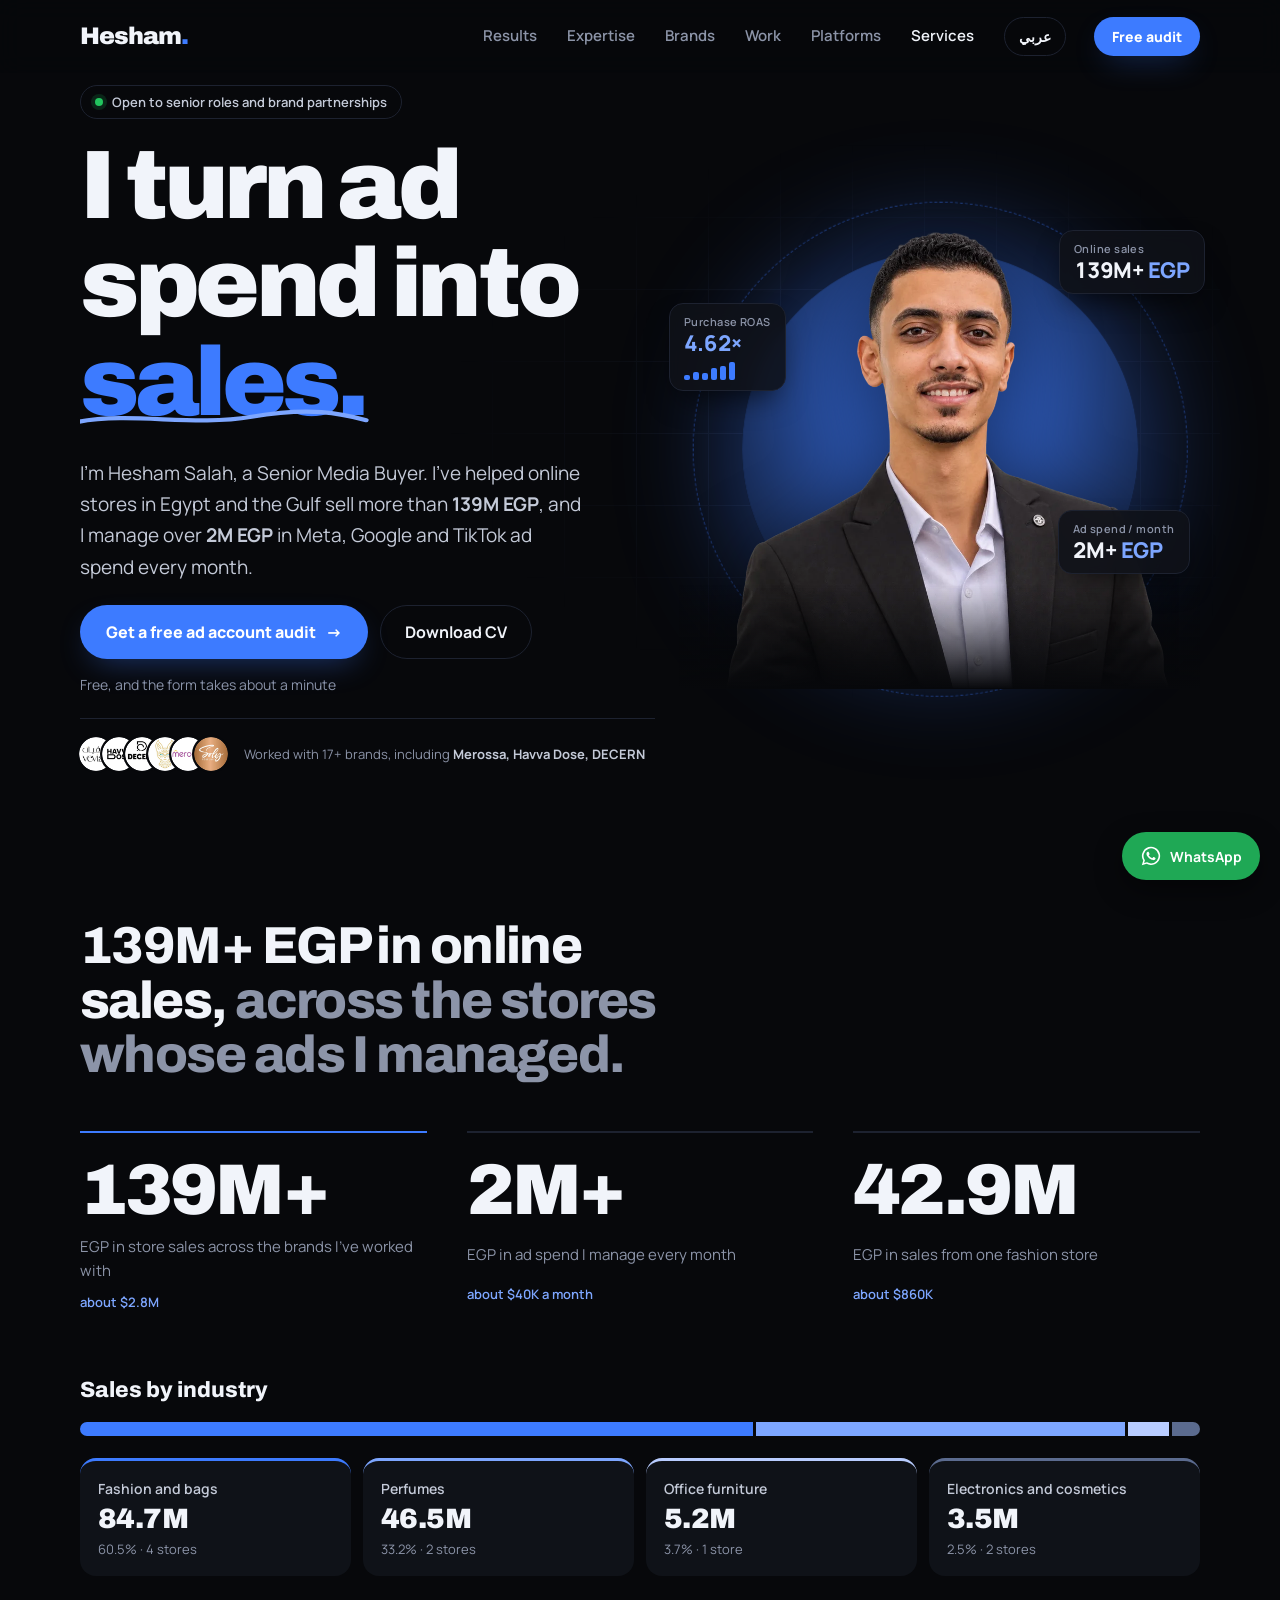
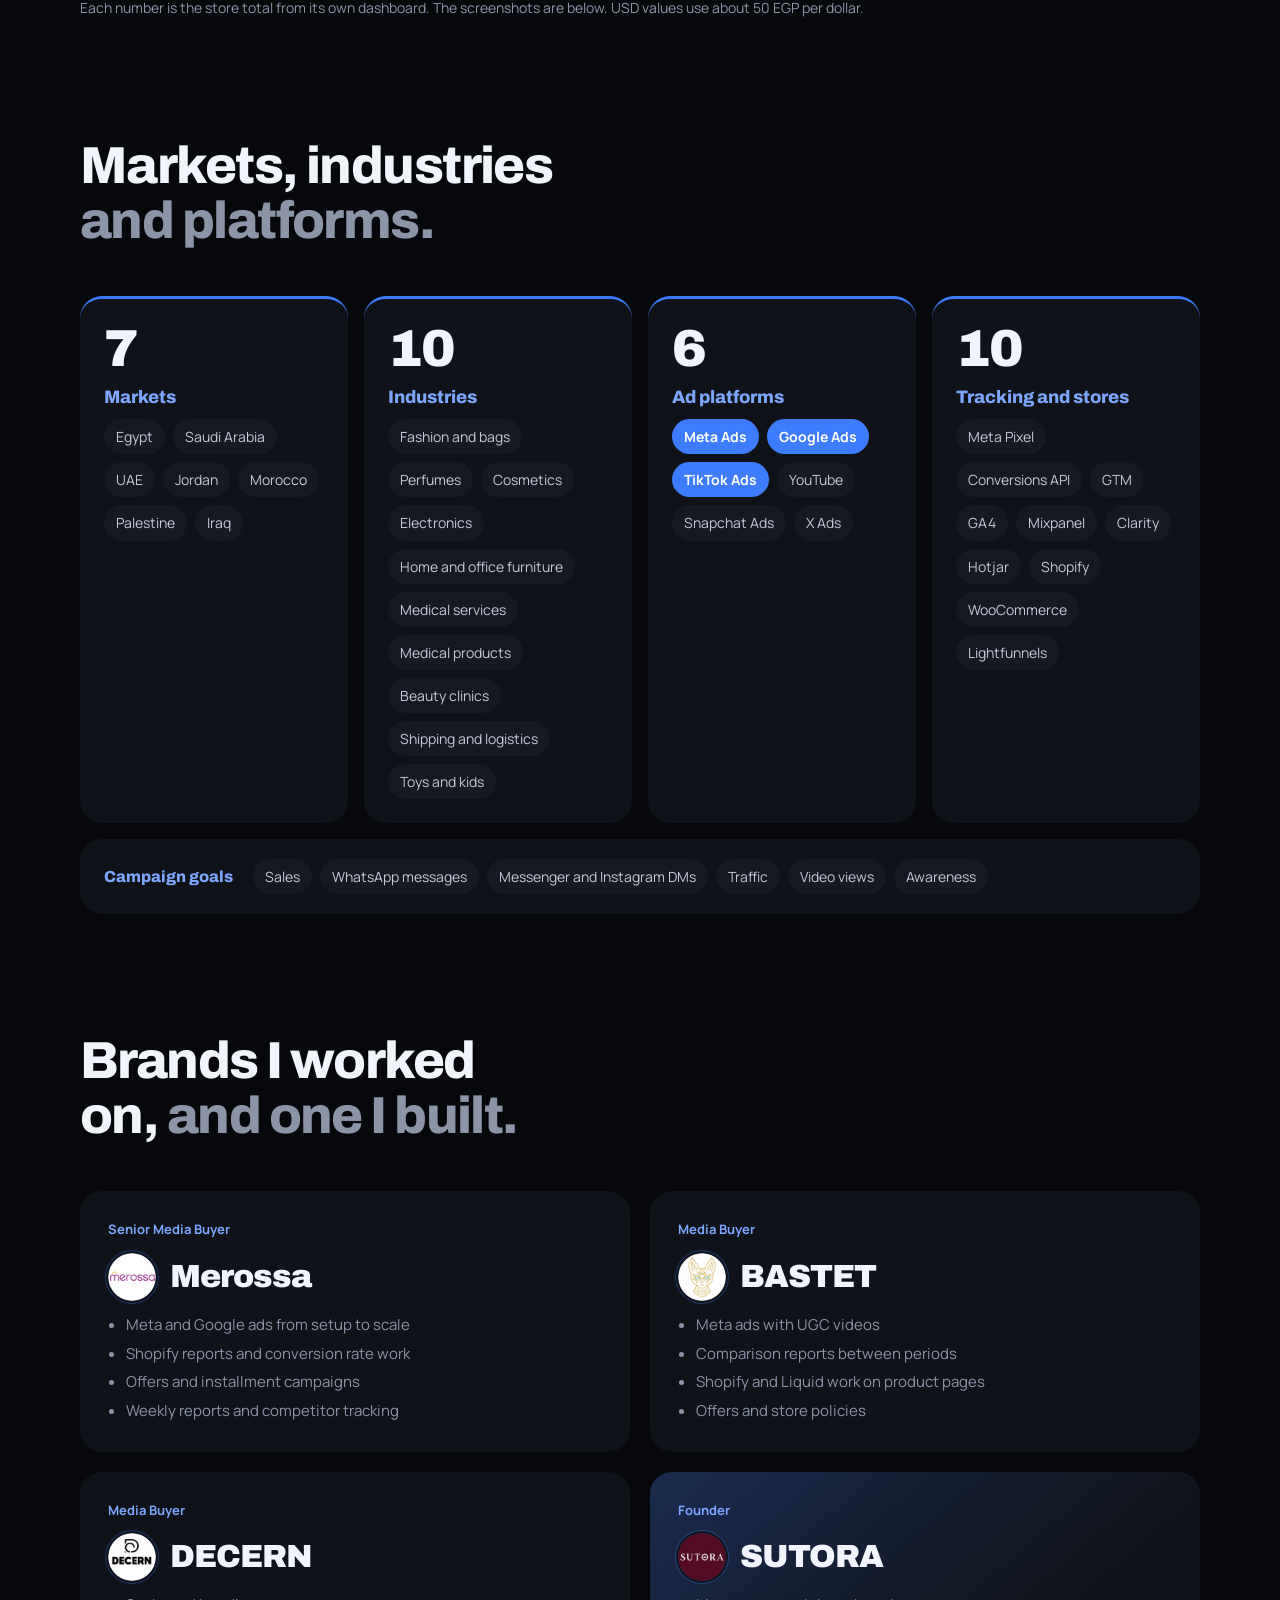
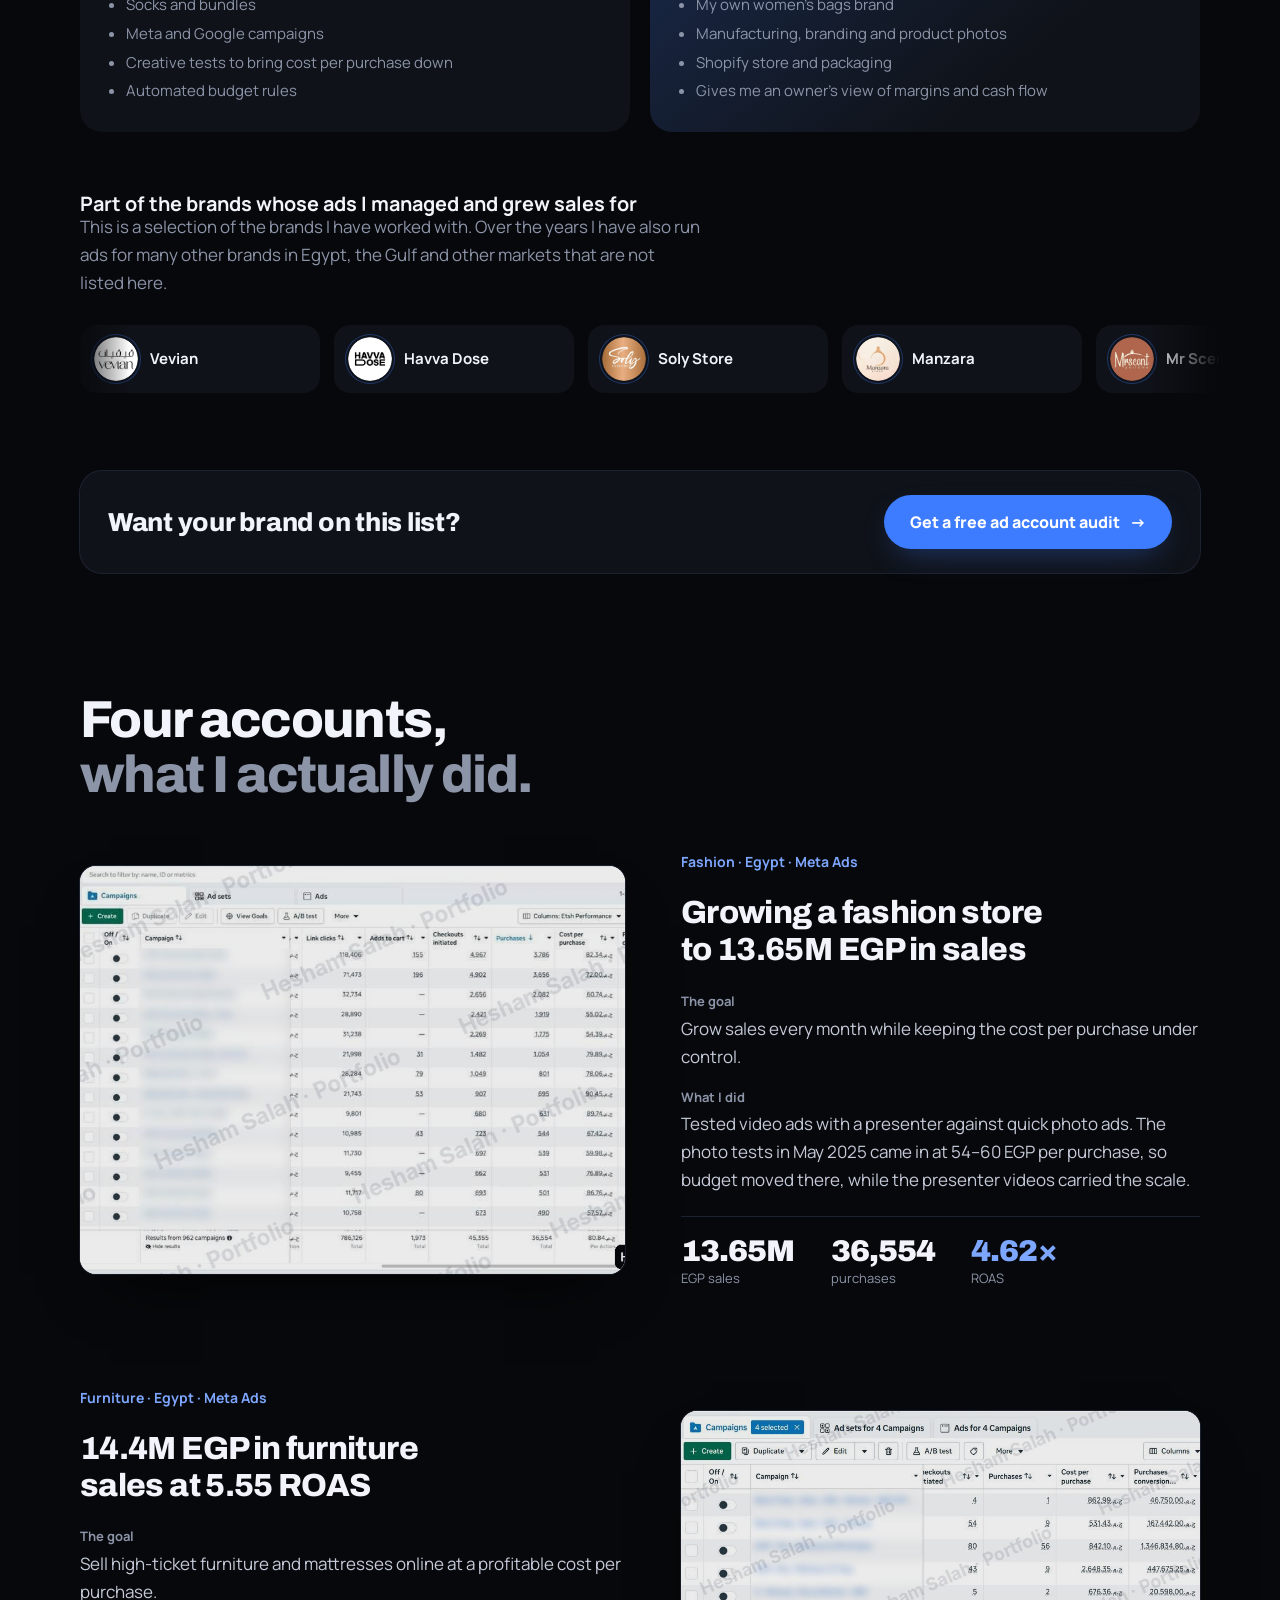
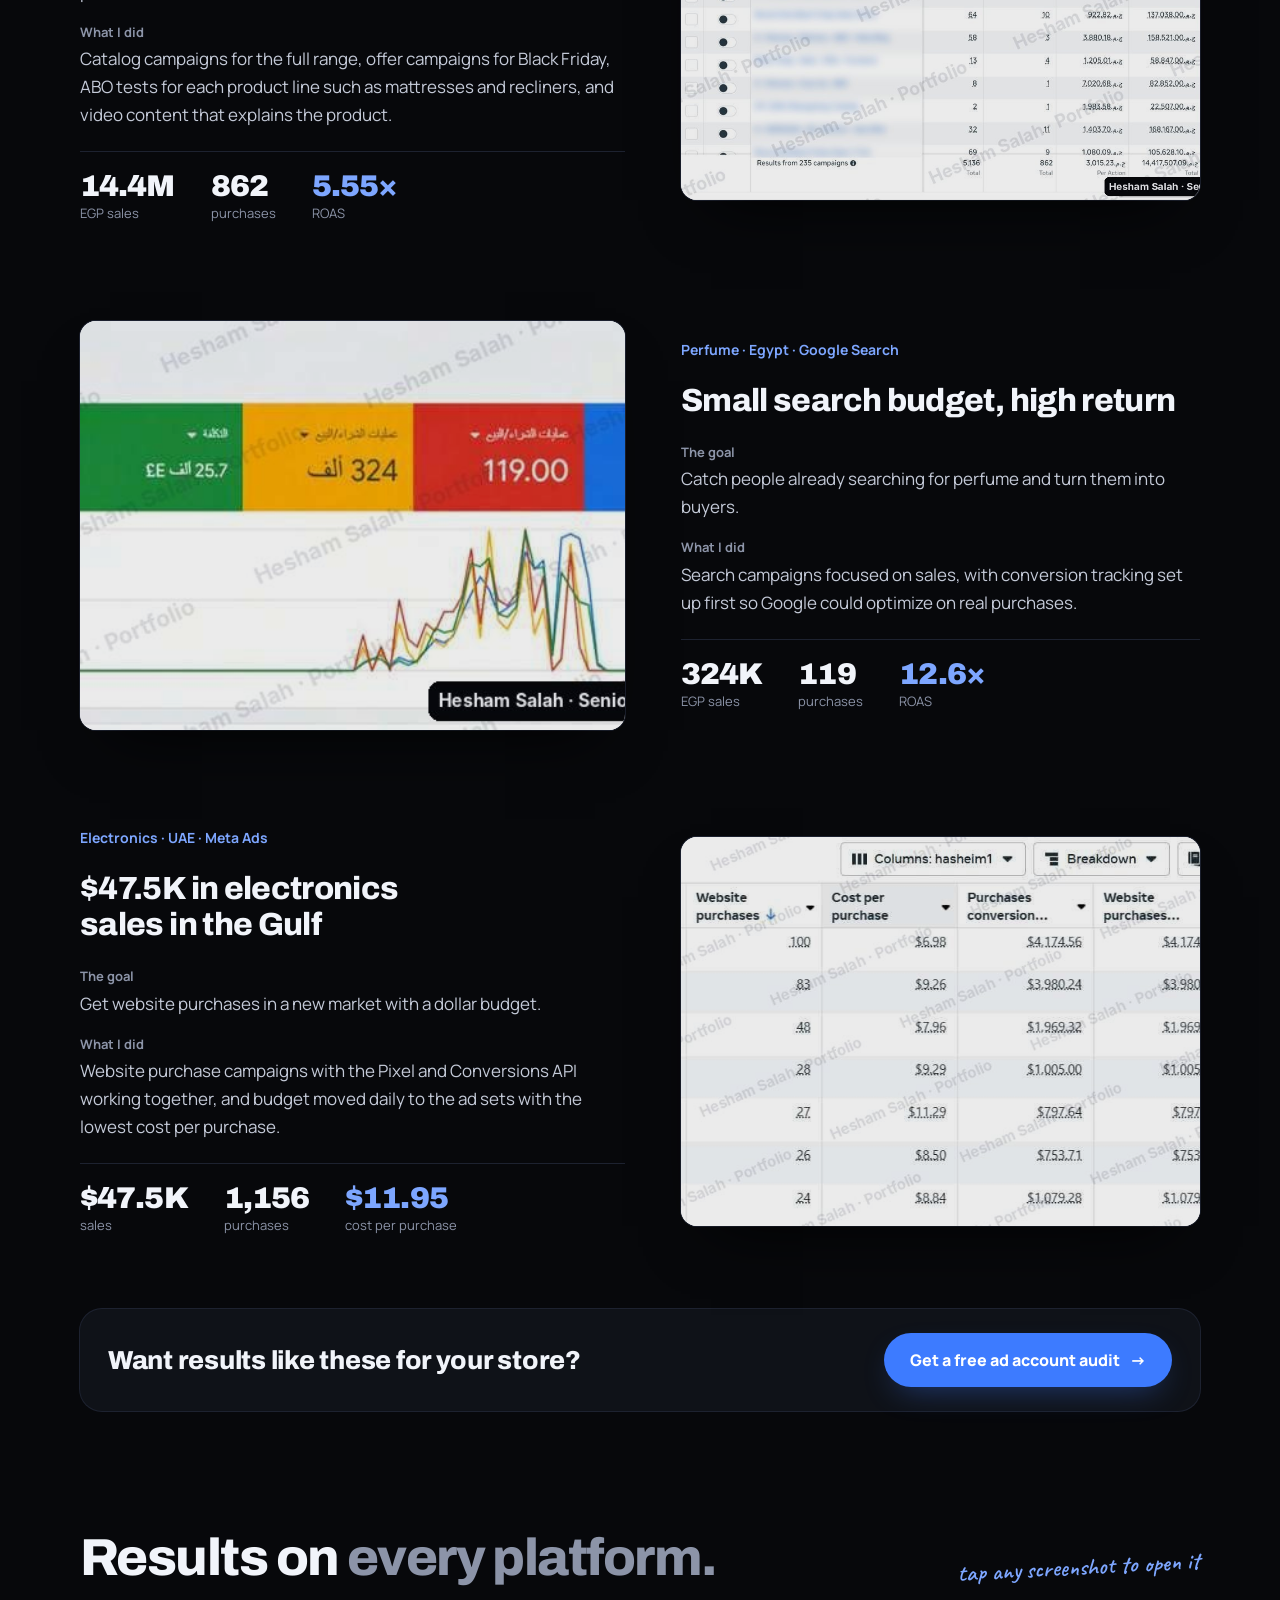
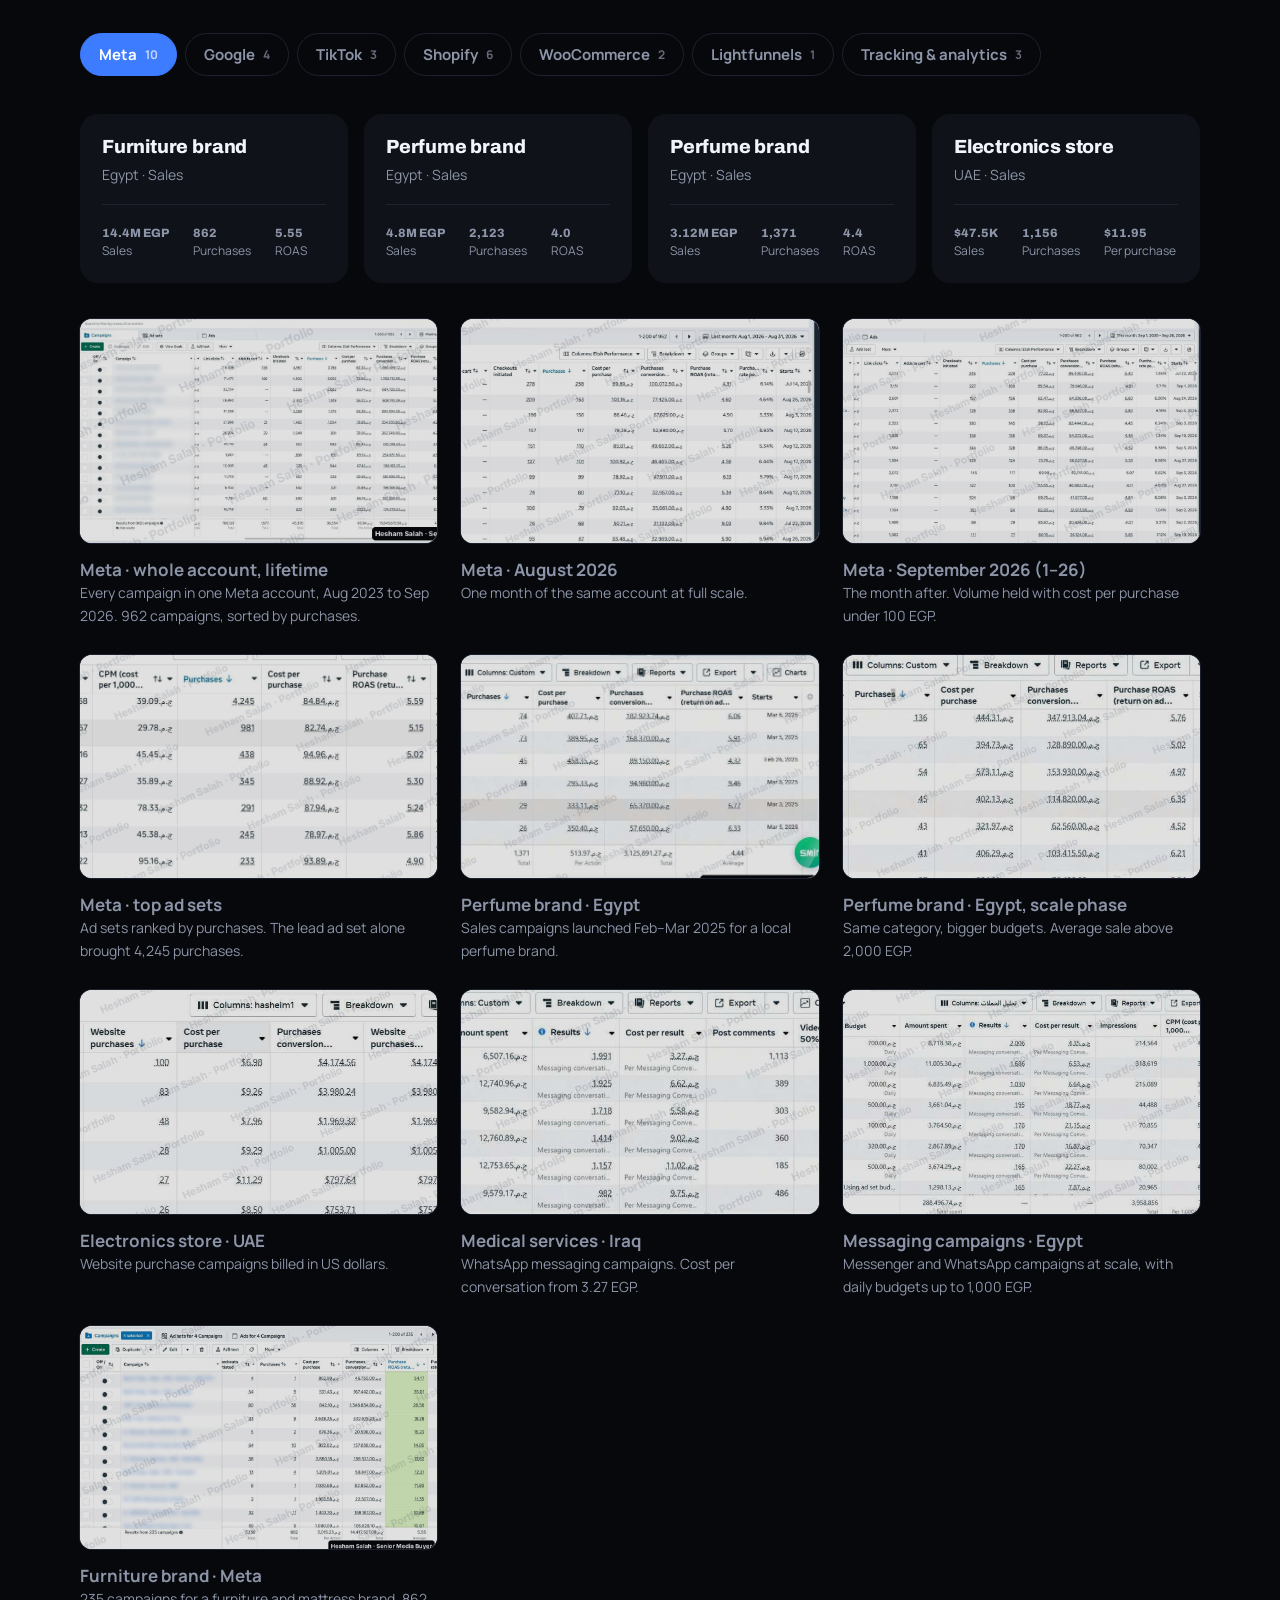
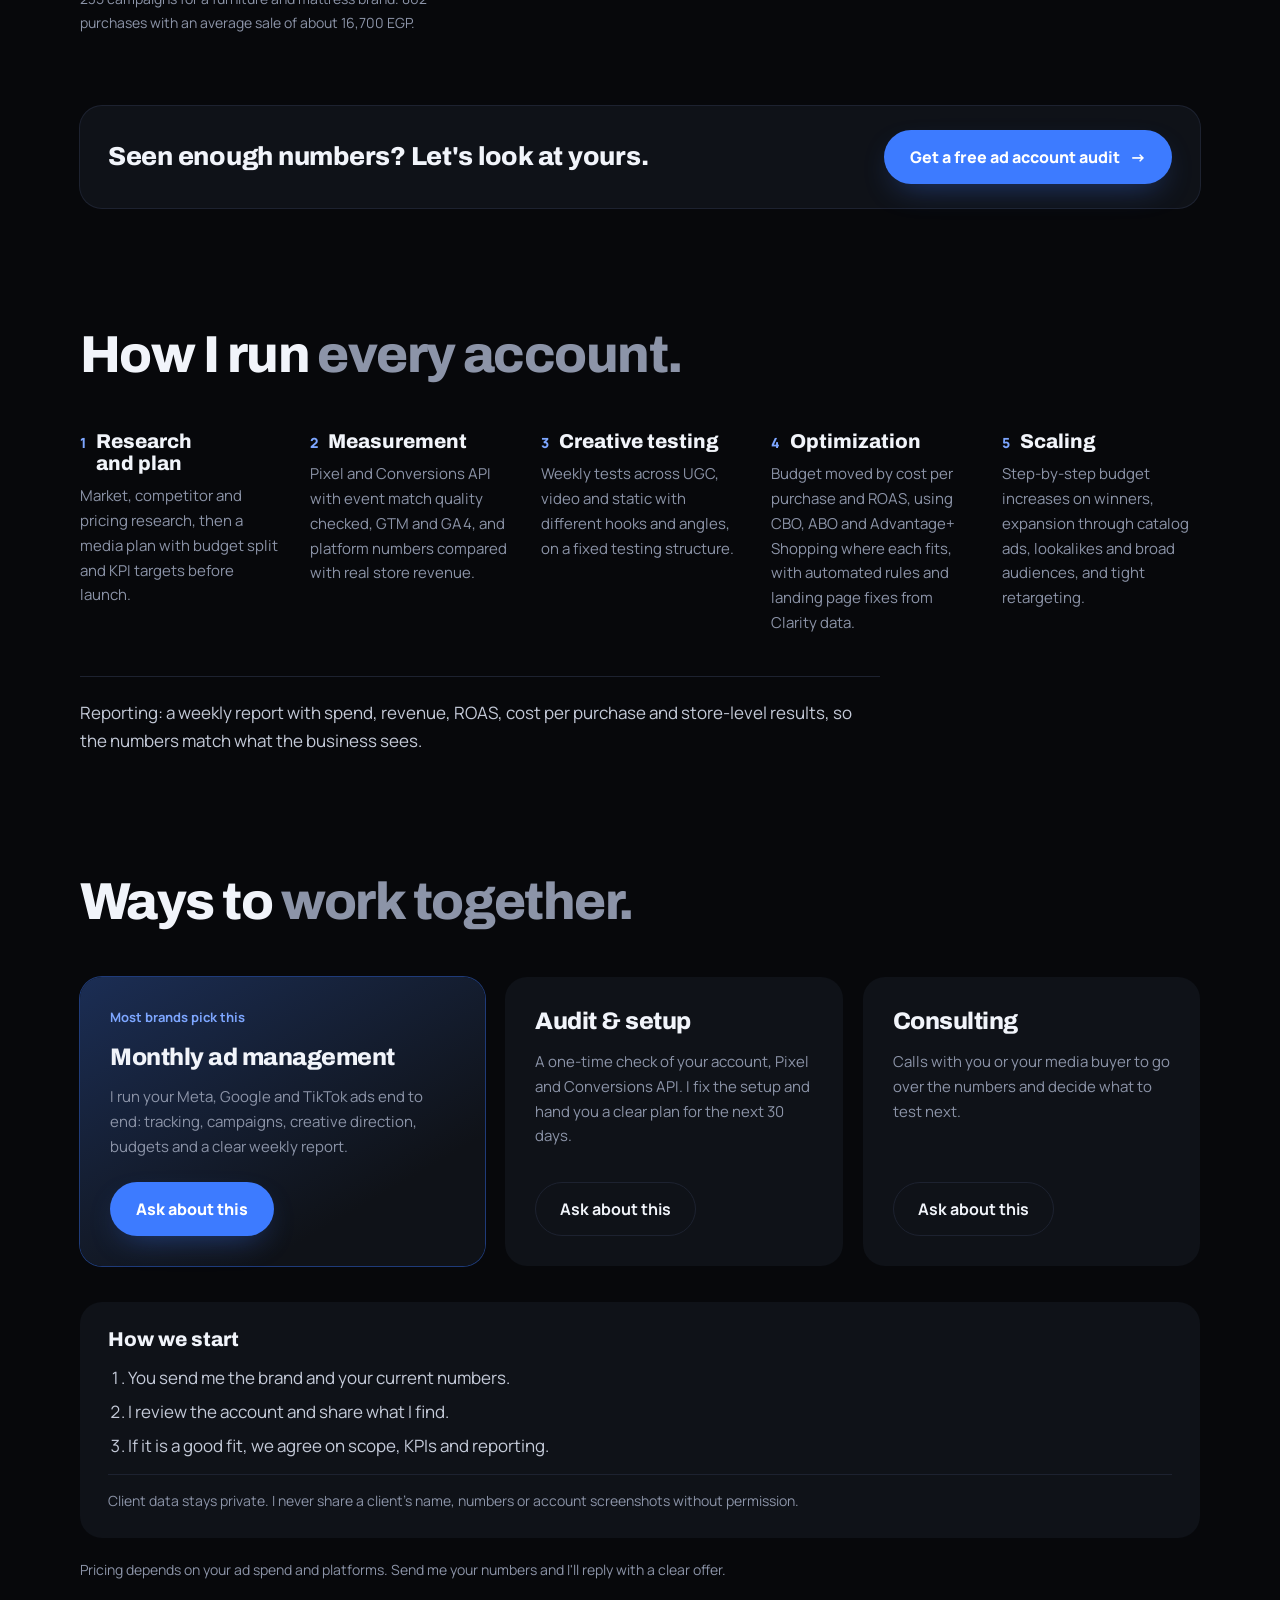
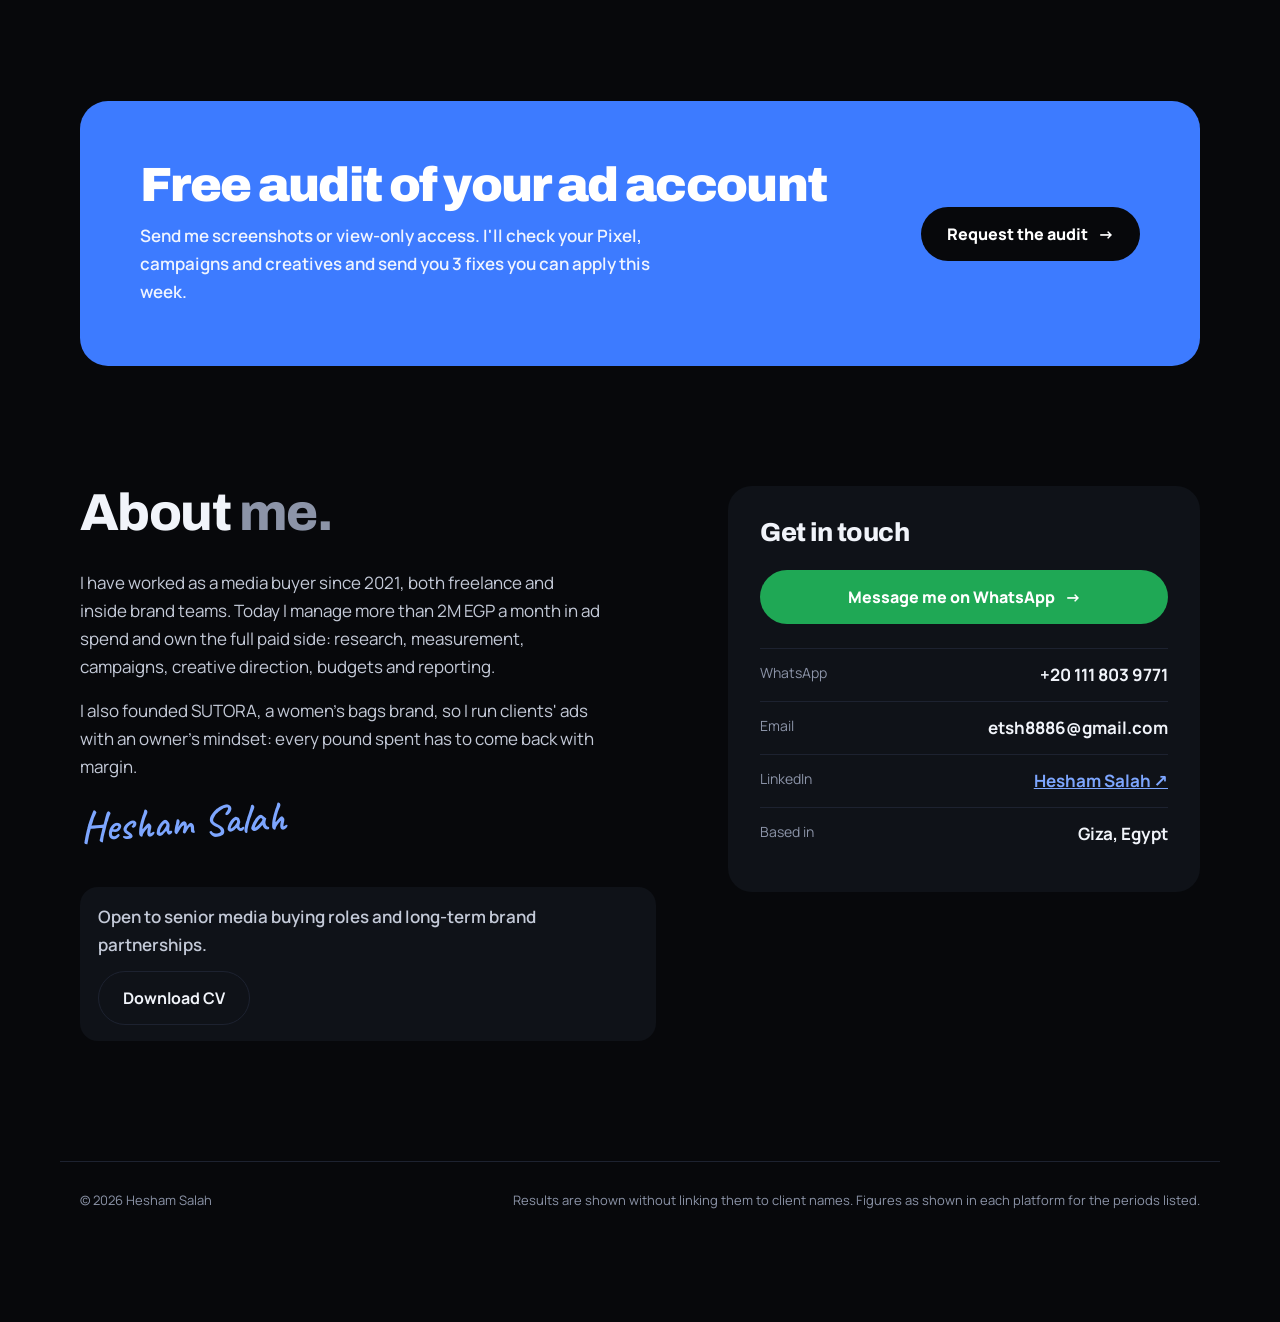
<file: index.html>
<!doctype html>
<html lang="en" dir="ltr">
<head>
<meta charset="utf-8">
<meta name="viewport" content="width=device-width,initial-scale=1,viewport-fit=cover">
<title data-i18n="title">Hesham Salah · Senior Media Buyer</title>
<meta name="description" data-i18n-content="desc" content="Hesham Salah, Senior Media Buyer. 139M+ EGP in online sales for e-commerce brands in Egypt and the Gulf. I manage 2M+ EGP in Meta, Google and TikTok ad spend every month.">
<meta property="og:title" data-i18n-content="title" content="Hesham Salah · Senior Media Buyer">
<meta property="og:description" data-i18n-content="ogdesc" content="139M+ EGP in online sales. 2M+ EGP in ad spend managed every month. Meta, Google and TikTok ads for online stores in Egypt and the Gulf.">
<meta property="og:type" content="website">
<meta property="og:image" content="https://merossamattresseg-lang.github.io/senior-media--buyer/images/og-cover.jpg">
<meta name="twitter:card" content="summary_large_image">
<link rel="canonical" data-i18n-href="canon" href="https://merossamattresseg-lang.github.io/senior-media--buyer/">
<link rel="alternate" hreflang="en" href="https://merossamattresseg-lang.github.io/senior-media--buyer/">
<link rel="alternate" hreflang="ar" href="https://merossamattresseg-lang.github.io/senior-media--buyer/ar/">
<link rel="alternate" hreflang="x-default" href="https://merossamattresseg-lang.github.io/senior-media--buyer/">
<meta name="theme-color" content="#07080B">
<link rel="icon" href="data:image/svg+xml,%3Csvg xmlns='http://www.w3.org/2000/svg' viewBox='0 0 64 64'%3E%3Crect width='64' height='64' rx='14' fill='%2307080B'/%3E%3Ctext x='30' y='45' font-family='Arial Black,Arial' font-weight='900' font-size='36' fill='white' text-anchor='middle'%3EH%3C/text%3E%3Ccircle cx='48' cy='42' r='5' fill='%233D7BFF'/%3E%3C/svg%3E">
<link rel="preconnect" href="https://fonts.googleapis.com">
<link rel="preconnect" href="https://fonts.gstatic.com" crossorigin>
<!--FONTS--><link rel="stylesheet" href="https://fonts.googleapis.com/css2?family=Archivo:wght@700;800;900&family=Caveat:wght@600&family=Manrope:wght@400;500;600;700;800&display=swap"><!--/FONTS-->
<link rel="preload" as="image" href="images/hesham-salah.webp">
<link rel="stylesheet" href="css/style.css">
<script type="text/javascript">
    (function(c,l,a,r,i,t,y){
        c[a]=c[a]||function(){(c[a].q=c[a].q||[]).push(arguments)};
        t=l.createElement(r);t.async=1;t.src="https://www.clarity.ms/tag/"+i;
        y=l.getElementsByTagName(r)[0];y.parentNode.insertBefore(t,y);
    })(window, document, "clarity", "script", "z7hpxhd7aa");
</script>
<script type="application/ld+json">
{"@context":"https://schema.org","@type":"Person","name":"Hesham Salah","alternateName":"هشام صلاح","jobTitle":"Senior Media Buyer","url":"https://merossamattresseg-lang.github.io/senior-media--buyer/","image":"https://merossamattresseg-lang.github.io/senior-media--buyer/images/og-cover.jpg","email":"mailto:etsh8886@gmail.com","telephone":"+201118039771","address":{"@type":"PostalAddress","addressLocality":"Giza","addressCountry":"EG"},"sameAs":["https://www.linkedin.com/in/hesham-salah-sennior/","https://www.facebook.com/HeshamYalla1"],"knowsAbout":["Media Buying","Performance Marketing","Meta Ads","Google Ads","TikTok Ads","E-commerce Marketing","Conversions API","Google Analytics 4"],"knowsLanguage":["ar","en"]}
</script>
</head>
<body class="intro">

<header class="nav" id="top">
  <div class="in">
    <a class="logo" href="#top">Hesham<em>.</em></a>
    <nav class="links" aria-label="Sections">
      <a href="#results" data-i18n="nav1">Results</a><a href="#reach" data-i18n="nav6">Expertise</a><a href="#brands" data-i18n="nav5">Brands</a><a href="#work" data-i18n="nav2">Work</a><a href="#proof" data-i18n="nav3">Platforms</a><a href="#services" data-i18n="nav4">Services</a>
    </nav>
    <a class="lang" data-i18n-href="langhref" href="ar/" data-i18n="lang">عربي</a>
    <button type="button" class="cta sm" data-lead data-i18n="navcta">Free audit</button>
  </div>
</header>

<main>
<section class="hero in">
  <div class="grid-bg" aria-hidden="true"></div>
  <div class="hero-copy">
    <span class="pill"><b></b><span data-i18n="pill">Open to senior roles and brand partnerships</span></span>
    <h1 class="h1"><span class="ln"><span data-i18n="h1a">I turn ad</span></span><span class="ln"><span data-i18n="h1b">spend into</span></span><span class="ln"><span class="acc"><span data-i18n="h1c">sales.</span><svg class="scribble" viewBox="0 0 300 30" preserveAspectRatio="none" aria-hidden="true"><path d="M4 20 C 60 8, 120 26, 180 14 S 270 10, 296 18" /></svg></span></span></h1>
    <p class="sub" data-i18n="sub">I'm Hesham Salah, a Senior Media Buyer. I've helped online stores in Egypt and the Gulf sell more than <b>139M EGP</b>, and I manage over <b>2M EGP</b> in Meta, Google and TikTok ad spend every month.</p>
    <div class="ctas">
      <button type="button" class="cta" data-lead><span data-i18n="cta1">Get a free ad account audit</span> <span class="arr" aria-hidden="true">→</span></button>
      <a class="btn2" href="cv/Hesham-Salah-CV.pdf" target="_blank" rel="noopener" data-cv data-i18n="cta2">Download CV</a>
    </div>
    <p class="micro" data-i18n="micro">Free, and the form takes about a minute</p>
    <div class="trust-in"><span class="avatars"><img src="images/brands/vevian.png" alt="Vevian" width="40" height="40"><img src="images/brands/havva-dose.png" alt="Havva Dose" width="40" height="40"><img src="images/brands/decern.png" alt="DECERN" width="40" height="40"><img src="images/brands/bastet.png" alt="BASTET" width="40" height="40"><img src="images/brands/merossa.png" alt="Merossa" width="40" height="40"><img src="images/brands/soly-store.png" alt="Soly Store" width="40" height="40"></span><span class="tw"><span data-i18n="trust2">Worked with 17+ brands, including</span> <b data-i18n="tnames">Merossa, Havva Dose, DECERN</b></span></div>
  </div>
  <div class="stage">
    <div class="ring" aria-hidden="true"></div>
    <div class="disc" aria-hidden="true"></div>
    <div class="photo"><img src="images/hesham-salah.webp" alt="Hesham Salah" data-i18n-alt="alt" width="900" height="900" fetchpriority="high"></div>
    <div class="fade-b" aria-hidden="true"></div>
    <div class="chip c1"><small data-i18n="chip1">Purchase ROAS</small><b><em>4.62×</em></b><div class="bars" aria-hidden="true"><i style="height:30%"></i><i style="height:45%"></i><i style="height:40%"></i><i style="height:65%"></i><i style="height:80%"></i><i style="height:100%"></i></div></div>
    <div class="chip c2"><small data-i18n="chip2">Online sales</small><b>139M+ <em>EGP</em></b></div>
    <div class="chip c3"><small data-i18n="chip3">Ad spend / month</small><b>2M+ <em>EGP</em></b></div>
  </div>
</section>


<section class="in sec" id="results">
  <h2 class="title" data-i18n="t1">139M+ EGP in online sales, <em>across the stores whose ads I managed.</em></h2>
  <div class="stats">
    <div><b class="cnt" data-to="139" data-suf="M+">139M+</b><span data-i18n="s1">EGP in store sales across the brands I've worked with</span><small class="usd" data-i18n="usd1">about $2.8M</small></div>
    <div><b class="cnt" data-to="2" data-suf="M+">2M+</b><span data-i18n="s2">EGP in ad spend I manage every month</span><small class="usd" data-i18n="usd2">about $40K a month</small></div>
    <div><b class="cnt" data-to="42.9" data-dec="1" data-suf="M">42.9M</b><span data-i18n="s3">EGP in sales from one fashion store</span><small class="usd" data-i18n="usd3">about $860K</small></div>
  </div>

  <div class="split">
    <h3 class="h3" data-i18n="bdh">Sales by industry</h3>
    <div class="ind-bar" aria-hidden="true"><i style="--w:60.5%"></i><i style="--w:33.2%"></i><i style="--w:3.7%"></i><i style="--w:2.5%"></i></div>
    <ul class="ind"><li><span class="sw"></span><span class="nm" data-i18n="ind1">Fashion and bags</span><b>84.7M</b><small><span>60.5%</span> · <span data-i18n="ic1">4 stores</span></small></li><li><span class="sw"></span><span class="nm" data-i18n="ind2">Perfumes</span><b>46.5M</b><small><span>33.2%</span> · <span data-i18n="ic2">2 stores</span></small></li><li><span class="sw"></span><span class="nm" data-i18n="ind3">Office furniture</span><b>5.2M</b><small><span>3.7%</span> · <span data-i18n="ic3">1 store</span></small></li><li><span class="sw"></span><span class="nm" data-i18n="ind4">Electronics and cosmetics</span><b>3.5M</b><small><span>2.5%</span> · <span data-i18n="ic4">2 stores</span></small></li></ul>
    <p class="note" data-i18n="bdnote">Each number is the store total from its own dashboard. The screenshots are below. USD values use about 50 EGP per dollar.</p>
  </div>
</section>

<section class="in sec" id="reach">
  <h2 class="title" data-i18n="t9">Markets, industries <em>and platforms.</em></h2>
  <div class="reach">
    <article class="rc"><b class="big">7</b><h3 data-i18n="r1">Markets</h3><p class="tags"><span data-i18n="m1">Egypt</span><span data-i18n="m2">Saudi Arabia</span><span data-i18n="m3">UAE</span><span data-i18n="m4">Jordan</span><span data-i18n="m5">Morocco</span><span data-i18n="m6">Palestine</span><span data-i18n="m7">Iraq</span></p></article>
    <article class="rc"><b class="big">10</b><h3 data-i18n="r2">Industries</h3><p class="tags"><span data-i18n="i1">Fashion and bags</span><span data-i18n="i2">Perfumes</span><span data-i18n="i3">Cosmetics</span><span data-i18n="i4">Electronics</span><span data-i18n="i5">Home and office furniture</span><span data-i18n="i6">Medical services</span><span data-i18n="i7">Medical products</span><span data-i18n="i8">Beauty clinics</span><span data-i18n="i9">Shipping and logistics</span><span data-i18n="i10">Toys and kids</span></p></article>
    <article class="rc"><b class="big">6</b><h3 data-i18n="r3">Ad platforms</h3><p class="tags"><span class="hl">Meta Ads</span><span class="hl">Google Ads</span><span class="hl">TikTok Ads</span><span>YouTube</span><span>Snapchat Ads</span><span>X Ads</span></p></article>
    <article class="rc"><b class="big">10</b><h3 data-i18n="r4">Tracking and stores</h3><p class="tags"><span>Meta Pixel</span><span>Conversions API</span><span>GTM</span><span>GA4</span><span>Mixpanel</span><span>Clarity</span><span>Hotjar</span><span>Shopify</span><span>WooCommerce</span><span>Lightfunnels</span></p></article>
  </div>
  <div class="goals"><h3 data-i18n="r5">Campaign goals</h3><p class="tags"><span data-i18n="g1">Sales</span><span data-i18n="g2">WhatsApp messages</span><span data-i18n="g3">Messenger and Instagram DMs</span><span data-i18n="g4">Traffic</span><span data-i18n="g5">Video views</span><span data-i18n="g6">Awareness</span></p></div>
</section>

<section class="in sec" id="brands">
  <h2 class="title" data-i18n="t8">Brands I worked on, <em>and one I built.</em></h2>
  <div class="brands">
    <article class="brand"><span class="role" data-i18n="b1r">Senior Media Buyer</span><h3><img class="blogo" src="images/brands/merossa.png" alt="" width="48" height="48" loading="lazy">Merossa</h3><ul><li data-i18n="b1a">Meta and Google ads from setup to scale</li><li data-i18n="b1b">Shopify reports and conversion rate work</li><li data-i18n="b1c">Offers and installment campaigns</li><li data-i18n="b1d">Weekly reports and competitor tracking</li></ul></article>
    <article class="brand"><span class="role" data-i18n="b2r">Media Buyer</span><h3><img class="blogo" src="images/brands/bastet.png" alt="" width="48" height="48" loading="lazy">BASTET</h3><ul><li data-i18n="b2a">Meta ads with UGC videos</li><li data-i18n="b2b">Comparison reports between periods</li><li data-i18n="b2c">Shopify and Liquid work on product pages</li><li data-i18n="b2d">Offers and store policies</li></ul></article>
    <article class="brand"><div><span class="role" data-i18n="b2r">Media Buyer</span><h3><img class="blogo" src="images/brands/decern.png" alt="" width="48" height="48" loading="lazy">DECERN</h3><ul><li data-i18n="b3a">Socks and bundles</li><li data-i18n="b3b">Meta and Google campaigns</li><li data-i18n="b3c">Creative tests to bring cost per purchase down</li><li data-i18n="b3d">Automated budget rules</li></ul></div></article>
    <article class="brand founder"><span class="role" data-i18n="b4r">Founder</span><h3><img class="blogo" src="images/brands/sutora.png" alt="" width="48" height="48" loading="lazy">SUTORA</h3><ul><li data-i18n="b4a">My own women's bags brand</li><li data-i18n="b4b">Manufacturing, branding and product photos</li><li data-i18n="b4c">Shopify store and packaging</li><li data-i18n="b4d">Gives me an owner's view of margins and cash flow</li></ul></article>
  </div>
  <h3 class="h3 more-h" data-i18n="bmore">Part of the brands whose ads I managed and grew sales for</h3>
  <p class="bnote" data-i18n="bnote">This is a selection of the brands I have worked with. Over the years I have also run ads for many other brands in Egypt, the Gulf and other markets that are not listed here.</p>
  <div class="marquee"><ul class="blist"><li><img src="images/brands/vevian.png" alt="" width="56" height="56" loading="lazy"><span data-i18n="bn0">Vevian</span></li><li><img src="images/brands/havva-dose.png" alt="" width="56" height="56" loading="lazy"><span>Havva Dose</span></li><li><img src="images/brands/soly-store.png" alt="" width="56" height="56" loading="lazy"><span>Soly Store</span></li><li><img src="images/brands/manzara.png" alt="" width="56" height="56" loading="lazy"><span>Manzara</span></li><li><img src="images/brands/mr-scent.png" alt="" width="56" height="56" loading="lazy"><span>Mr Scent</span></li><li><img src="images/brands/sulta-allvi.png" alt="" width="56" height="56" loading="lazy"><span>Sulta Allvi</span></li><li><img src="images/brands/d-marly-store.png" alt="" width="56" height="56" loading="lazy"><span>D Marly Store</span></li><li><img src="images/brands/tooby-looby.png" alt="" width="56" height="56" loading="lazy"><span>Tooby Looby</span></li><li><img src="images/brands/oveo.png" alt="" width="56" height="56" loading="lazy"><span>Oveo</span></li><li><img src="images/brands/ag-group.png" alt="" width="56" height="56" loading="lazy"><span>AG Group</span></li><li><img src="images/brands/sawa.png" alt="" width="56" height="56" loading="lazy"><span data-i18n="bn2">Sawa</span></li><li><img src="images/brands/banat.png" alt="" width="56" height="56" loading="lazy"><span data-i18n="bn3">Banat</span></li><li><img src="images/brands/healthy-care-card.png" alt="" width="56" height="56" loading="lazy"><span data-i18n="bn1">Healthy Care Card</span></li></ul></div>
</section>
<div class="in band-wrap"><div class="band"><p data-i18n="band3t">Want your brand on this list?</p><button type="button" class="cta" data-lead><span data-i18n="cta1">Get a free ad account audit</span> <span class="arr" aria-hidden="true">→</span></button></div></div>

<section class="in sec" id="work">
  <h2 class="title" data-i18n="t2">Four accounts, <em>what I actually did.</em></h2>
  <div class="cases">
    <article class="case">
      <button type="button" class="shot" data-proof="0"><img src="images/proof/01-meta-whole-account-lifetime.jpg" alt="Meta Ads Manager, lifetime results of the fashion account" loading="lazy"></button>
      <div class="body">
        <p class="meta" data-i18n="c1m">Fashion · Egypt · Meta Ads</p>
        <h3 data-i18n="c1h">Growing a fashion store to 13.65M EGP in sales</h3>
        <dl>
          <div><dt data-i18n="goal">The goal</dt><dd data-i18n="cg1">Grow sales every month while keeping the cost per purchase under control.</dd></div>
          <div><dt data-i18n="did">What I did</dt><dd data-i18n="cd1">Tested video ads with a presenter against quick photo ads. The photo tests in May 2025 came in at 54–60 EGP per purchase, so budget moved there, while the presenter videos carried the scale.</dd></div>
        </dl>
        <div class="res"><div><b>13.65M</b><span data-i18n="rs1">EGP sales</span></div><div><b>36,554</b><span data-i18n="rs2">purchases</span></div><div><b>4.62×</b><span data-i18n="rs3">ROAS</span></div></div>
      </div>
    </article>
    <article class="case">
      <button type="button" class="shot" data-proof="30"><img src="images/proof/31-furniture-brand-meta.jpg" alt="Meta Ads results for a furniture brand" loading="lazy"></button>
      <div class="body">
        <p class="meta" data-i18n="c4m">Furniture · Egypt · Meta Ads</p>
        <h3 data-i18n="c4h">14.4M EGP in furniture sales at 5.55 ROAS</h3>
        <dl>
          <div><dt data-i18n="goal">The goal</dt><dd data-i18n="cg4">Sell high-ticket furniture and mattresses online at a profitable cost per purchase.</dd></div>
          <div><dt data-i18n="did">What I did</dt><dd data-i18n="cd4">Catalog campaigns for the full range, offer campaigns for Black Friday, ABO tests for each product line such as mattresses and recliners, and video content that explains the product.</dd></div>
        </dl>
        <div class="res"><div><b>14.4M</b><span data-i18n="rs1">EGP sales</span></div><div><b>862</b><span data-i18n="rs2">purchases</span></div><div><b>5.55×</b><span data-i18n="rs3">ROAS</span></div></div>
      </div>
    </article>
    <article class="case">
      <button type="button" class="shot" data-proof="10"><img src="images/proof/11-perfume-brand-google-search.jpg" alt="Google Ads results for a perfume brand" loading="lazy"></button>
      <div class="body">
        <p class="meta" data-i18n="c2m">Perfume · Egypt · Google Search</p>
        <h3 data-i18n="c2h">Small search budget, high return</h3>
        <dl>
          <div><dt data-i18n="goal">The goal</dt><dd data-i18n="cg2">Catch people already searching for perfume and turn them into buyers.</dd></div>
          <div><dt data-i18n="did">What I did</dt><dd data-i18n="cd2">Search campaigns focused on sales, with conversion tracking set up first so Google could optimize on real purchases.</dd></div>
        </dl>
        <div class="res"><div><b>324K</b><span data-i18n="rs1">EGP sales</span></div><div><b>119</b><span data-i18n="rs2">purchases</span></div><div><b>12.6×</b><span data-i18n="rs3">ROAS</span></div></div>
      </div>
    </article>
    <article class="case">
      <button type="button" class="shot" data-proof="6"><img src="images/proof/07-electronics-store-uae.jpg" alt="Meta Ads results for an electronics store in the UAE" loading="lazy"></button>
      <div class="body">
        <p class="meta" data-i18n="c3m">Electronics · UAE · Meta Ads</p>
        <h3 data-i18n="c3h">$47.5K in electronics sales in the Gulf</h3>
        <dl>
          <div><dt data-i18n="goal">The goal</dt><dd data-i18n="cg3">Get website purchases in a new market with a dollar budget.</dd></div>
          <div><dt data-i18n="did">What I did</dt><dd data-i18n="cd3">Website purchase campaigns with the Pixel and Conversions API working together, and budget moved daily to the ad sets with the lowest cost per purchase.</dd></div>
        </dl>
        <div class="res"><div><b>$47.5K</b><span data-i18n="rs4">sales</span></div><div><b>1,156</b><span data-i18n="rs2">purchases</span></div><div><b>$11.95</b><span data-i18n="rs5">cost per purchase</span></div></div>
      </div>
    </article>
  </div>
</section>
<div class="in band-wrap"><div class="band"><p data-i18n="band1t">Want results like these for your store?</p><button type="button" class="cta" data-lead><span data-i18n="cta1">Get a free ad account audit</span> <span class="arr" aria-hidden="true">→</span></button></div></div>

<section class="in sec" id="proof">
  <div class="title-row">
    <h2 class="title" data-i18n="t3">Results on <em>every platform.</em></h2>
    <span class="hand" data-i18n="hand">tap any screenshot to open it</span>
  </div>
  <div class="tabs" role="tablist" aria-label="Platforms" id="pf-tabs"></div>
  <p class="swipe-hint" data-i18n="swipe">Swipe to see more</p>
  <div class="pf-panel" id="pf-panel" role="tabpanel"></div>
</section>
<div class="in band-wrap"><div class="band"><p data-i18n="band2t">Seen enough numbers? Let's look at yours.</p><button type="button" class="cta" data-lead><span data-i18n="cta1">Get a free ad account audit</span> <span class="arr" aria-hidden="true">→</span></button></div></div>

<section class="in sec" id="how">
  <h2 class="title" data-i18n="t5">How I run <em>every account.</em></h2>
  <ol class="steps">
    <li><h3 data-i18n="st1">Research and plan</h3><p data-i18n="sp1">Market, competitor and pricing research, then a media plan with budget split and KPI targets before launch.</p></li>
    <li><h3 data-i18n="st2">Measurement</h3><p data-i18n="sp2">Pixel and Conversions API with event match quality checked, GTM and GA4, and platform numbers compared with real store revenue.</p></li>
    <li><h3 data-i18n="st3">Creative testing</h3><p data-i18n="sp3">Weekly tests across UGC, video and static with different hooks and angles, on a fixed testing structure.</p></li>
    <li><h3 data-i18n="st4">Optimization</h3><p data-i18n="sp4">Budget moved by cost per purchase and ROAS, using CBO, ABO and Advantage+ Shopping where each fits, with automated rules and landing page fixes from Clarity data.</p></li>
    <li><h3 data-i18n="st5">Scaling</h3><p data-i18n="sp5">Step-by-step budget increases on winners, expansion through catalog ads, lookalikes and broad audiences, and tight retargeting.</p></li>
  </ol>
  <p class="rep" data-i18n="rep">Reporting: a weekly report with spend, revenue, ROAS, cost per purchase and store-level results, so the numbers match what the business sees.</p>
</section>

<section class="in sec" id="services">
  <h2 class="title" data-i18n="t7">Ways to <em>work together.</em></h2>
  <div class="plans">
    <article class="plan main">
      <span class="tag" data-i18n="p1t">Most brands pick this</span>
      <h3 data-i18n="p1h">Monthly ad management</h3>
      <p data-i18n="p1p">I run your Meta, Google and TikTok ads end to end: tracking, campaigns, creative direction, budgets and a clear weekly report.</p>
      <button type="button" class="cta" data-lead data-plan="Monthly ad management" data-i18n="pcta">Ask about this</button>
    </article>
    <article class="plan">
      <h3 data-i18n="p2h">Audit &amp; setup</h3>
      <p data-i18n="p2p">A one-time check of your account, Pixel and Conversions API. I fix the setup and hand you a clear plan for the next 30 days.</p>
      <button type="button" class="btn2" data-lead data-plan="Audit & setup" data-i18n="pcta">Ask about this</button>
    </article>
    <article class="plan">
      <h3 data-i18n="p3h">Consulting</h3>
      <p data-i18n="p3p">Calls with you or your media buyer to go over the numbers and decide what to test next.</p>
      <button type="button" class="btn2" data-lead data-plan="Consulting" data-i18n="pcta">Ask about this</button>
    </article>
  </div>
  <div class="start">
    <h3 data-i18n="wh">How we start</h3>
    <ol><li data-i18n="w1">You send me the brand and your current numbers.</li><li data-i18n="w2">I review the account and share what I find.</li><li data-i18n="w3">If it is a good fit, we agree on scope, KPIs and reporting.</li></ol>
    <p class="priv" data-i18n="priv">Client data stays private. I never share a client's name, numbers or account screenshots without permission.</p>
  </div>
  <p class="note" data-i18n="pnote">Pricing depends on your ad spend and platforms. Send me your numbers and I'll reply with a clear offer.</p>
</section>

<section class="in sec" id="words" hidden>
  <h2 class="title" data-i18n="t4">What clients and colleagues <em>say.</em></h2>
  <div class="quotes" id="quotes"></div>
</section>

<section class="in" id="audit">
  <div class="offer">
    <div><h2 data-i18n="ofh">Free audit of your ad account</h2><p data-i18n="ofp">Send me screenshots or view-only access. I'll check your Pixel, campaigns and creatives and send you 3 fixes you can apply this week.</p></div>
    <button type="button" class="cta inv" data-lead><span data-i18n="ofc">Request the audit</span> <span class="arr" aria-hidden="true">→</span></button>
  </div>
</section>

<section class="in sec about" id="about">
  <div>
    <h2 class="title" data-i18n="t6">About <em>me.</em></h2>
    <p data-i18n="ab1">I have worked as a media buyer since 2021, both freelance and inside brand teams. Today I manage more than 2M EGP a month in ad spend and own the full paid side: research, measurement, campaigns, creative direction, budgets and reporting.</p>
    <p data-i18n="ab2">I also founded SUTORA, a women's bags brand, so I run clients' ads with an owner's mindset: every pound spent has to come back with margin.</p>
    <p class="sign" data-i18n="sign">Hesham Salah</p>
    <div class="hire"><p data-i18n="hire">Open to senior media buying roles and long-term brand partnerships.</p><a class="btn2" href="cv/Hesham-Salah-CV.pdf" target="_blank" rel="noopener" data-cv data-i18n="cv">Download CV</a></div>
  </div>
  <div class="contact" id="contact">
    <h3 data-i18n="talk">Get in touch</h3>
    <a class="cta" href="#" data-wa><span data-i18n="msg">Message me on WhatsApp</span> <span class="arr" aria-hidden="true">→</span></a>
    <dl>
      <div><dt data-i18n="dWA">WhatsApp</dt><dd dir="ltr">+20 111 803 9771</dd></div>
      <div><dt data-i18n="dEm">Email</dt><dd>etsh8886@gmail.com</dd></div>
      <div><dt data-i18n="dLi">LinkedIn</dt><dd><a href="https://www.linkedin.com/in/hesham-salah-sennior/" target="_blank" rel="noopener" data-i18n="liname">Hesham Salah ↗</a></dd></div>
      <div><dt data-i18n="dBa">Based in</dt><dd data-i18n="giza">Giza, Egypt</dd></div>
    </dl>
  </div>
</section>
</main>

<footer class="in foot">
  <span>© <span id="yr">2026</span> <span data-i18n="fname">Hesham Salah</span></span>
  <span data-i18n="foot">Results are shown without linking them to client names. Figures as shown in each platform for the periods listed.</span>
</footer>

<a class="wa-float" href="#" data-wa aria-label="WhatsApp">
  <svg viewBox="0 0 24 24" aria-hidden="true"><path fill="currentColor" d="M12.04 2a9.9 9.9 0 0 0-8.5 14.98L2 22l5.16-1.5A9.9 9.9 0 1 0 12.04 2Zm0 18.1a8.2 8.2 0 0 1-4.2-1.16l-.3-.18-3.06.89.9-2.98-.2-.31a8.2 8.2 0 1 1 6.86 3.74Zm4.5-6.14c-.25-.12-1.46-.72-1.69-.8-.23-.08-.39-.12-.56.12-.16.25-.64.8-.79.97-.14.16-.29.18-.53.06a6.7 6.7 0 0 1-3.32-2.9c-.25-.43.25-.4.71-1.33.08-.16.04-.3-.02-.43l-.76-1.82c-.2-.48-.4-.41-.56-.42h-.47a.9.9 0 0 0-.65.3 2.7 2.7 0 0 0-.85 2.02 4.7 4.7 0 0 0 1 2.5 10.8 10.8 0 0 0 4.14 3.66c1.54.66 2.14.72 2.91.6.47-.07 1.46-.6 1.66-1.17.2-.58.2-1.07.14-1.17-.06-.1-.22-.16-.47-.28Z"/></svg>
  <span data-i18n="wa">WhatsApp</span>
</a>
<div class="mbar"><button type="button" class="cta" data-lead data-i18n="mbar">Get a free audit</button></div>

<dialog id="zoom">
  <img id="zoom-img" alt="">
  <div class="zcap"><b id="zoom-t"></b><p id="zoom-d"></p></div>
  <button type="button" class="btn2" id="zoom-close" data-i18n="close">Close</button>
</dialog>

<dialog id="lead" aria-labelledby="lead-h">
  <form class="lead" id="lead-form" novalidate>
    <h2 id="lead-h" data-i18n="fh">Tell me about your brand</h2>
    <p class="muted" data-i18n="fp">Four quick questions, then WhatsApp opens with your answers ready to send.</p>
    <label for="f-brand"><span data-i18n="f1">Brand name</span><input id="f-brand" name="brand" required autocomplete="organization"></label>
    <label for="f-link"><span data-i18n="f2">Website or Instagram</span><input id="f-link" name="link" inputmode="url" placeholder="example.com"></label>
    <label for="f-budget"><span data-i18n="f3">Monthly ad budget</span>
      <select id="f-budget" name="budget" required>
        <option value="" data-i18n="fo0">Choose one</option>
        <option value="Under 100K EGP" data-i18n="fo1">Under 100K EGP</option>
        <option value="100K – 500K EGP" data-i18n="fo2">100K – 500K EGP</option>
        <option value="500K – 2M EGP" data-i18n="fo3">500K – 2M EGP</option>
        <option value="More than 2M EGP" data-i18n="fo4">More than 2M EGP</option>
      </select></label>
    <fieldset><legend><span data-i18n="f4">Platforms</span> <small class="opt" data-i18n="fopt">optional</small></legend>
      <div class="checks">
        <label for="p-meta"><input type="checkbox" id="p-meta" name="pf" value="Meta"> Meta</label>
        <label for="p-google"><input type="checkbox" id="p-google" name="pf" value="Google"> Google</label>
        <label for="p-tiktok"><input type="checkbox" id="p-tiktok" name="pf" value="TikTok"> TikTok</label>
        <label for="p-snap"><input type="checkbox" id="p-snap" name="pf" value="Snapchat"> Snapchat</label>
      </div>
    </fieldset>
    <p class="err" id="lead-err" hidden data-i18n="ferr">Please add your brand name and monthly budget.</p>
    <div class="lead-actions">
      <button type="submit" class="cta wa-btn"><span data-i18n="fsend">Send on WhatsApp</span> <span class="arr" aria-hidden="true">→</span></button>
      <button type="button" class="btn2" id="lead-close" data-i18n="fcancel">Cancel</button>
    </div>
  </form>
</dialog>

<script src="js/main.js" defer></script>
</body>
</html>
</file>
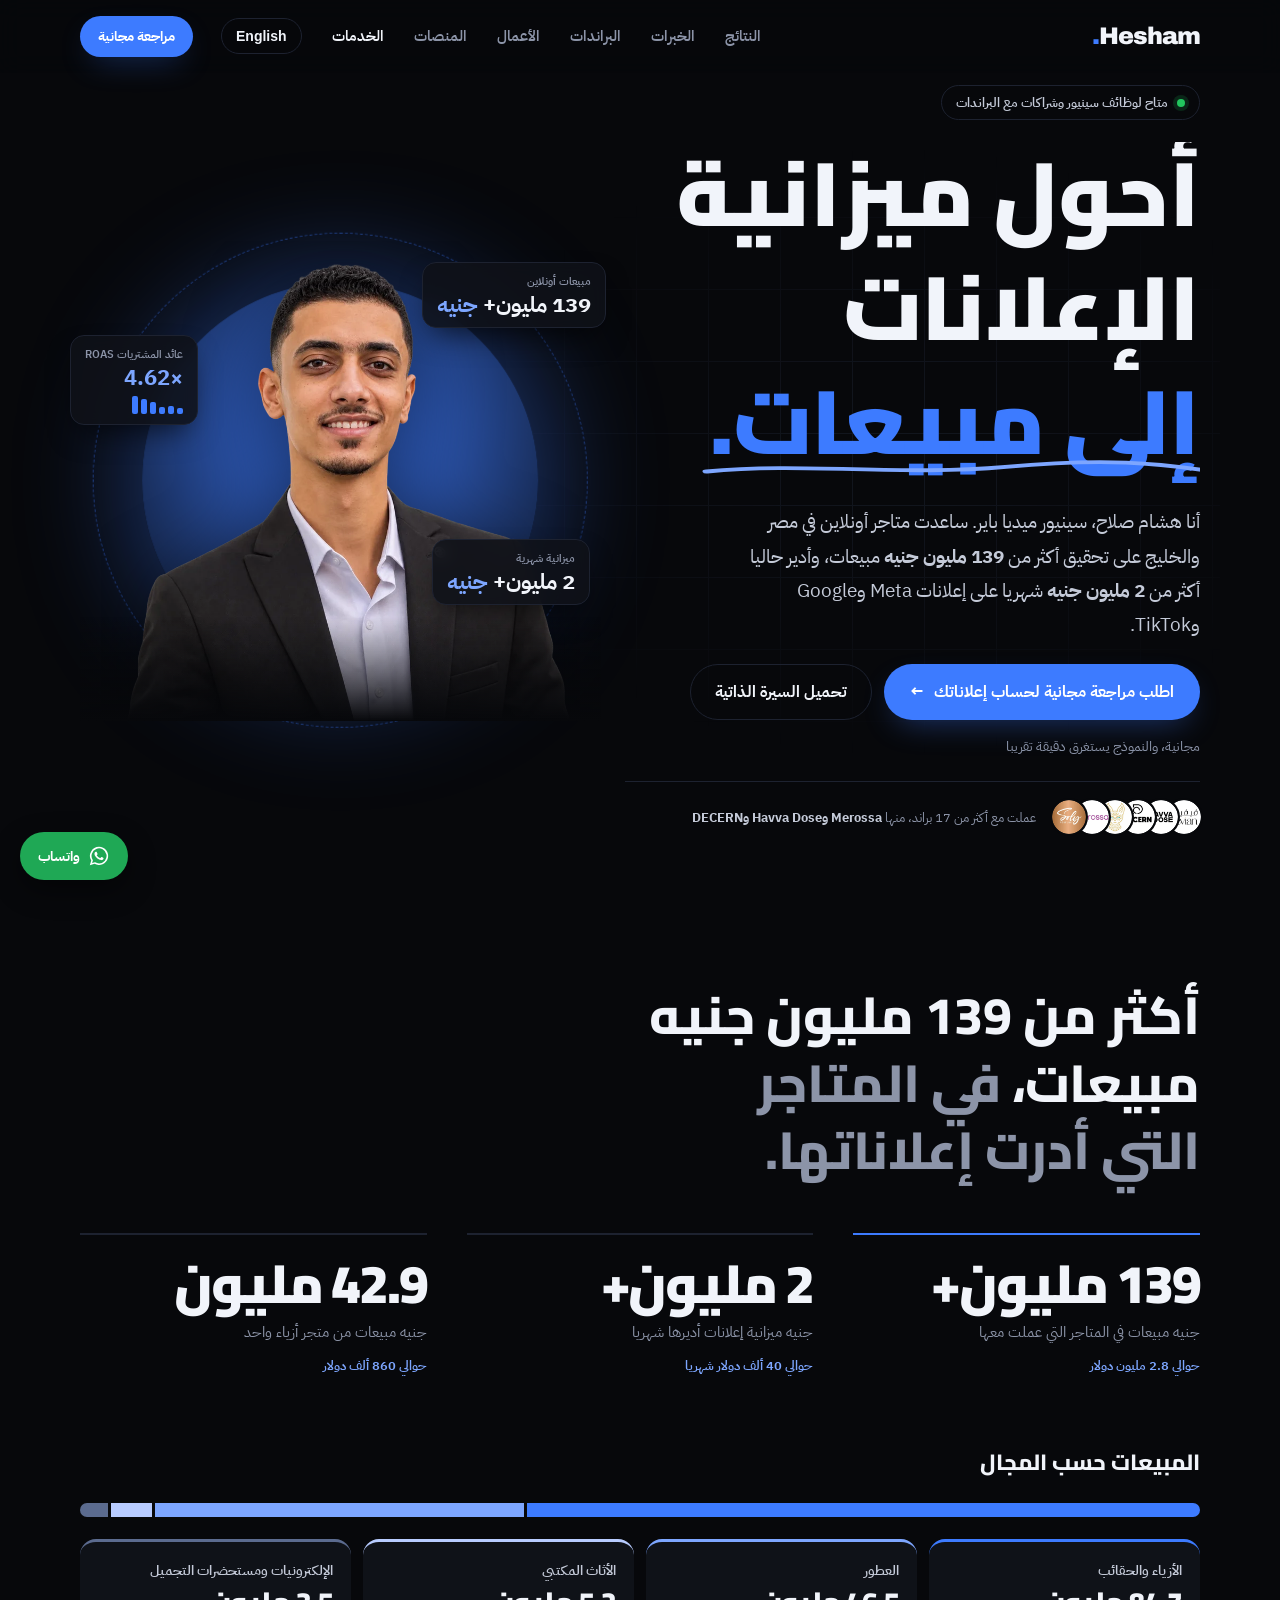
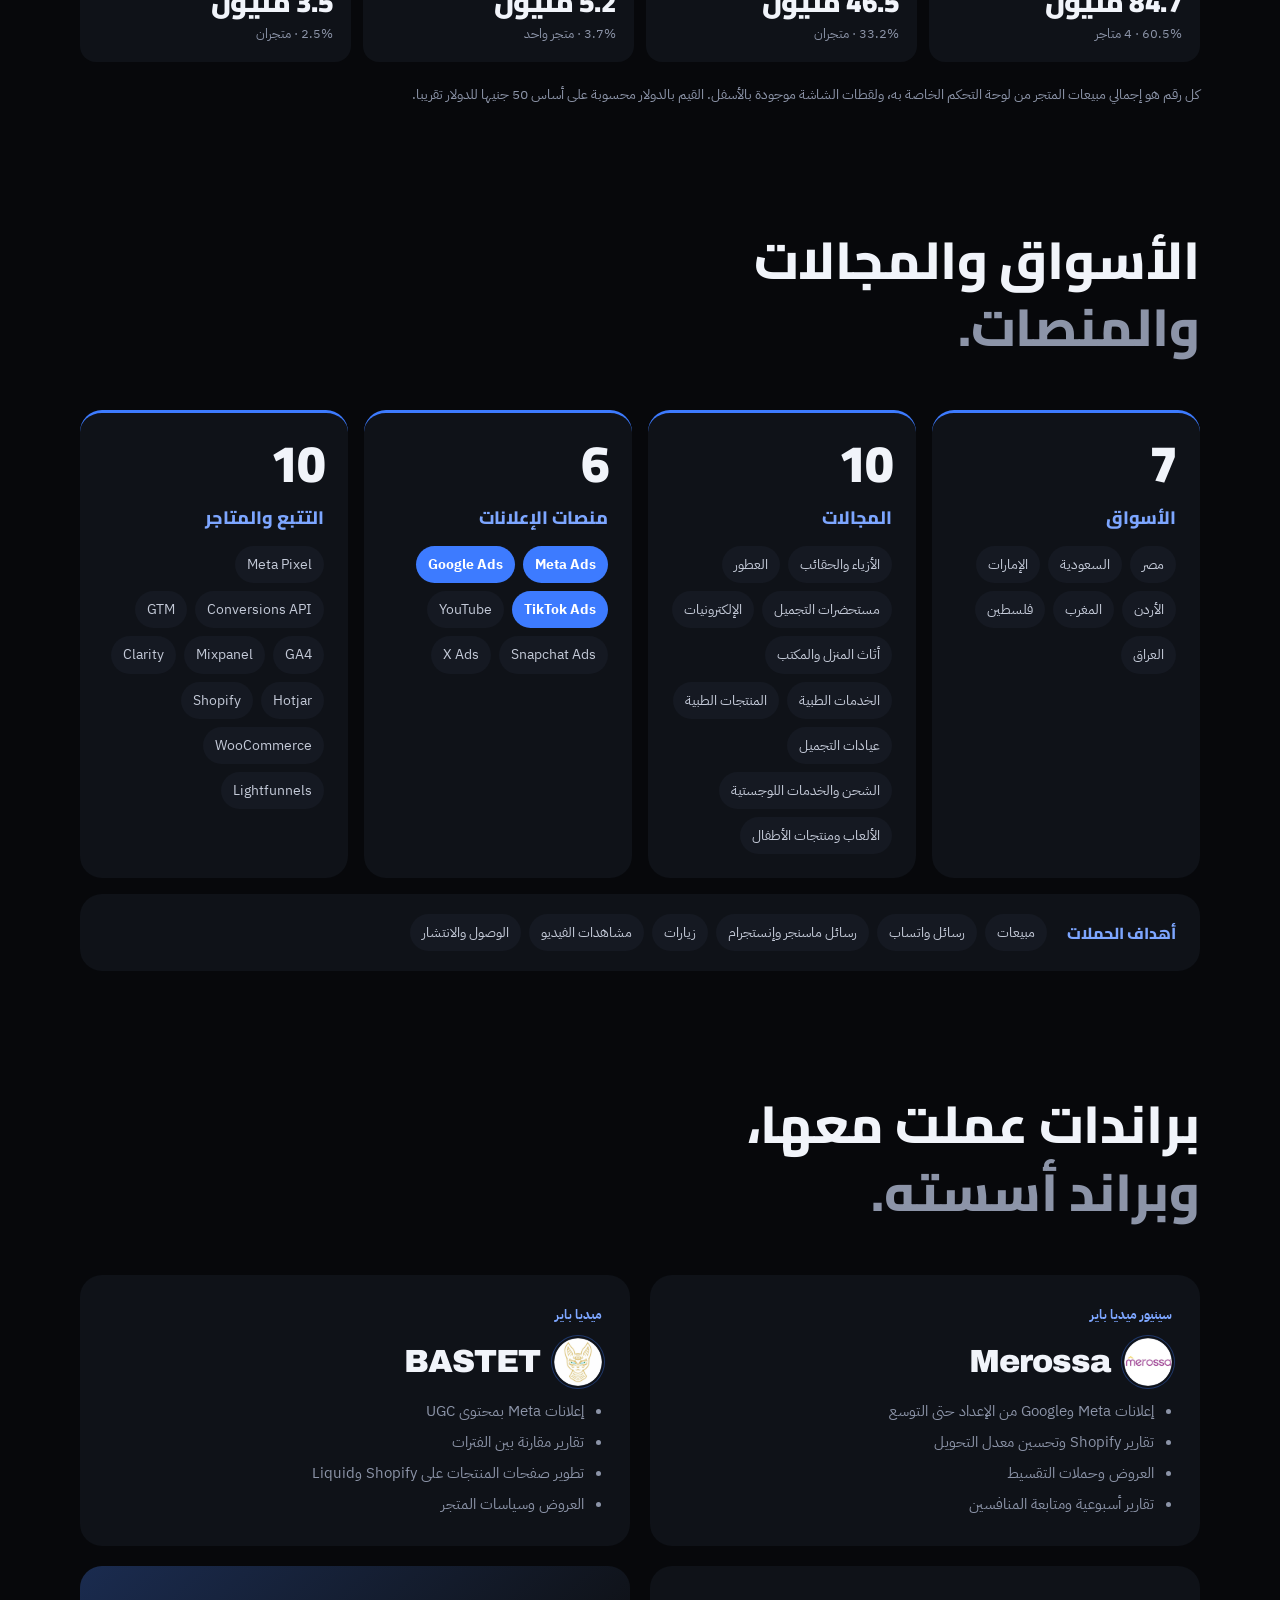
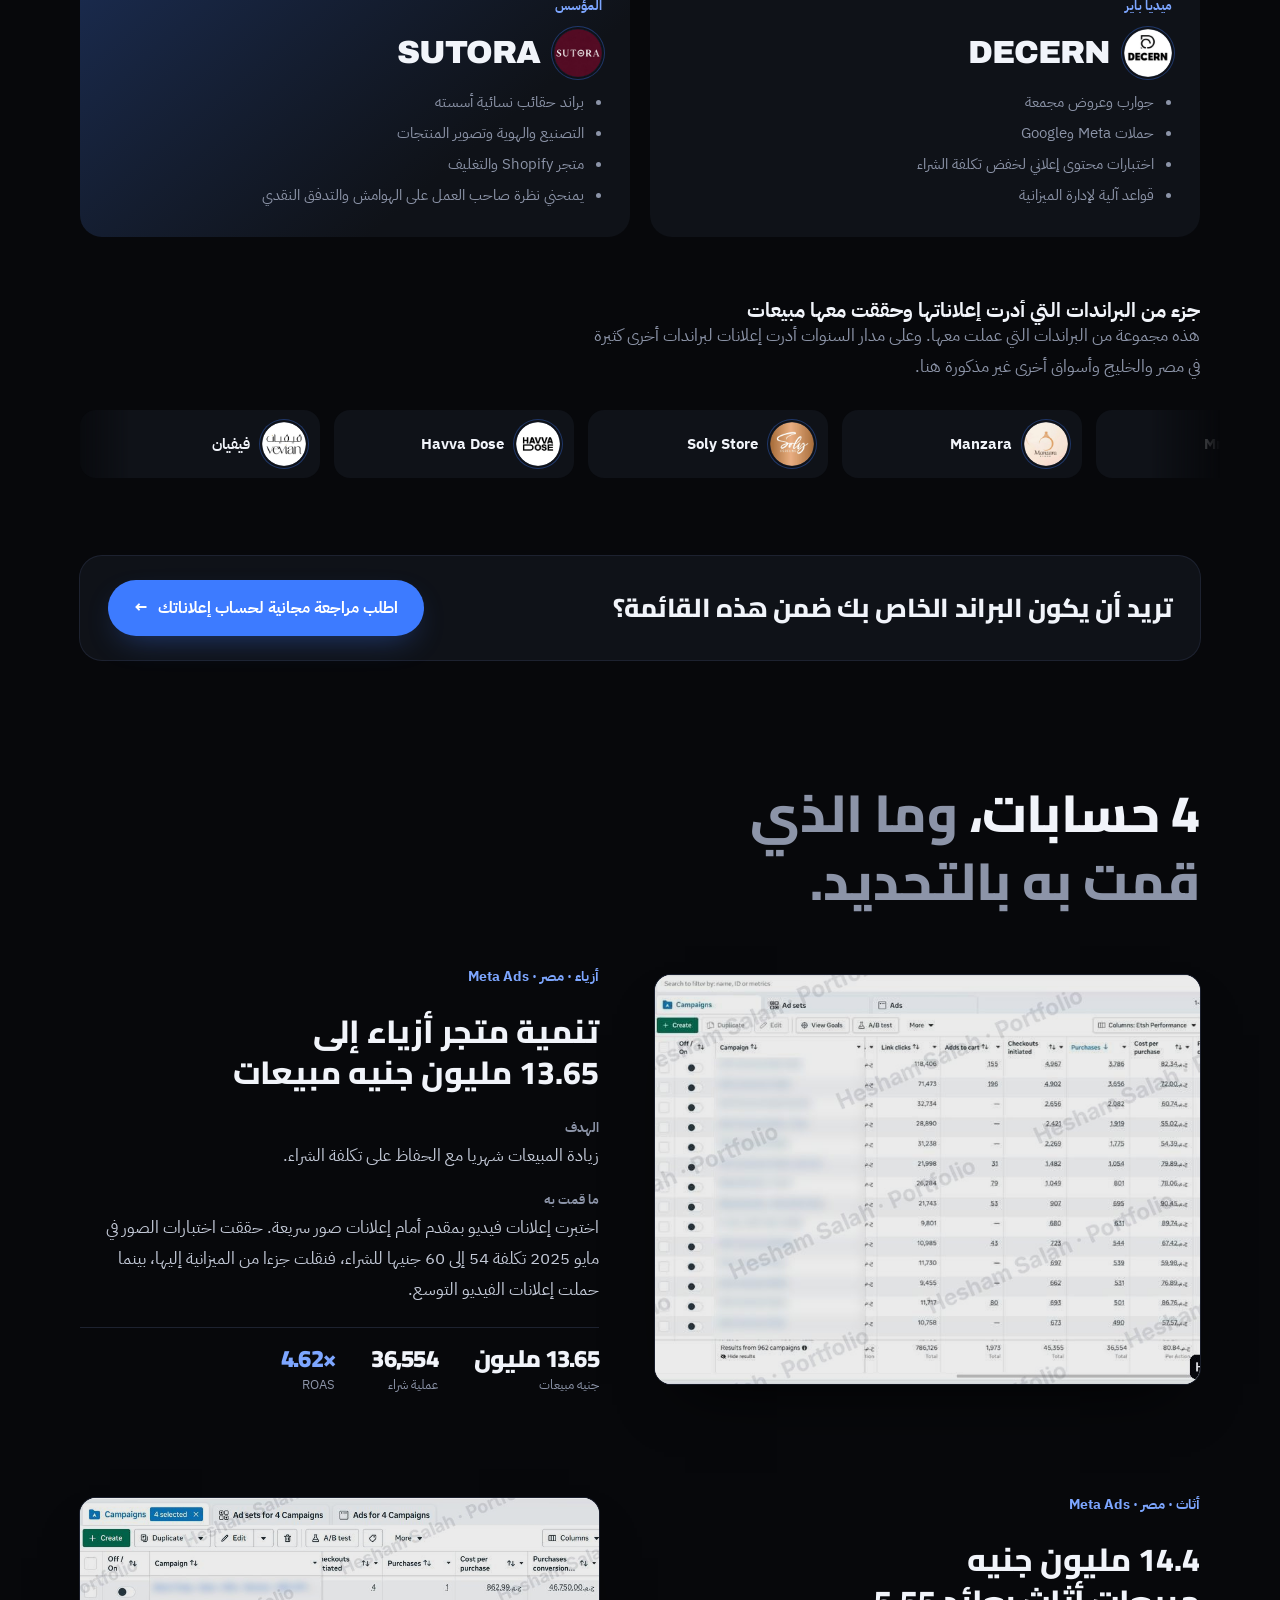
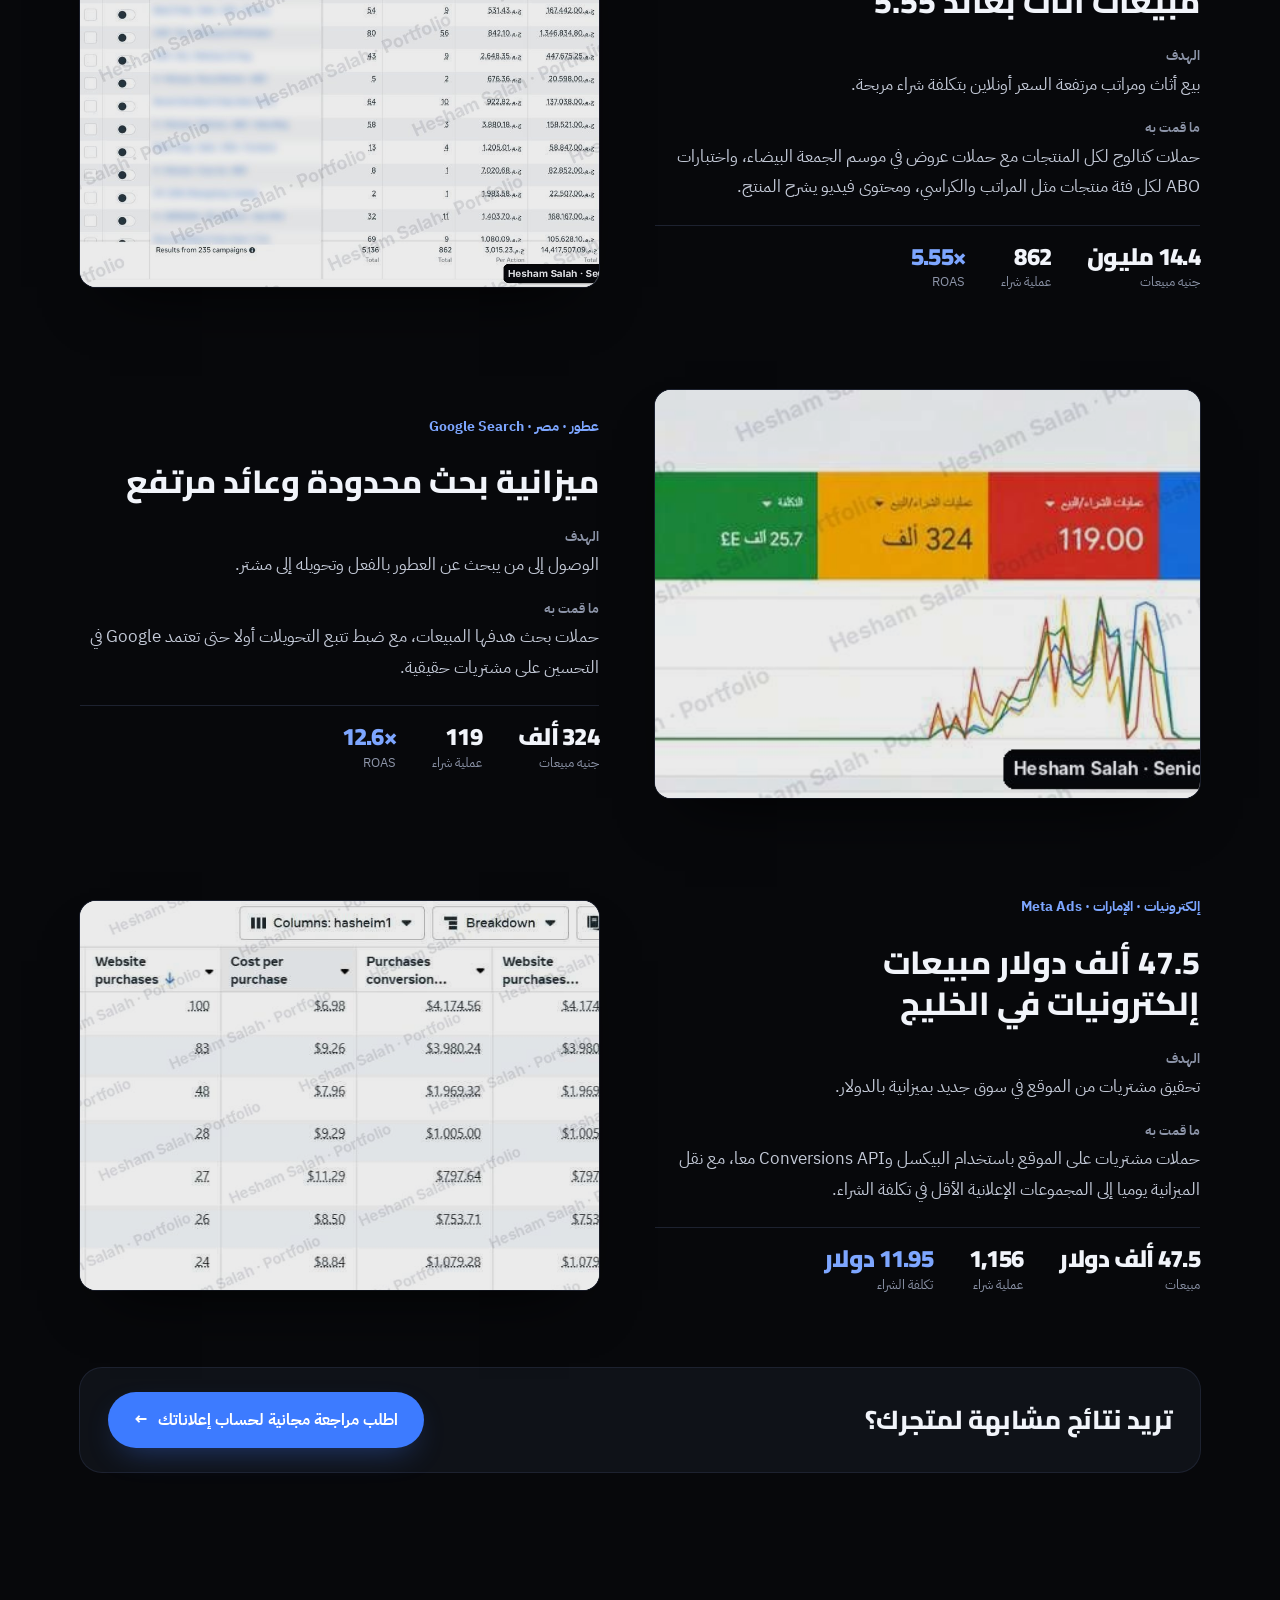
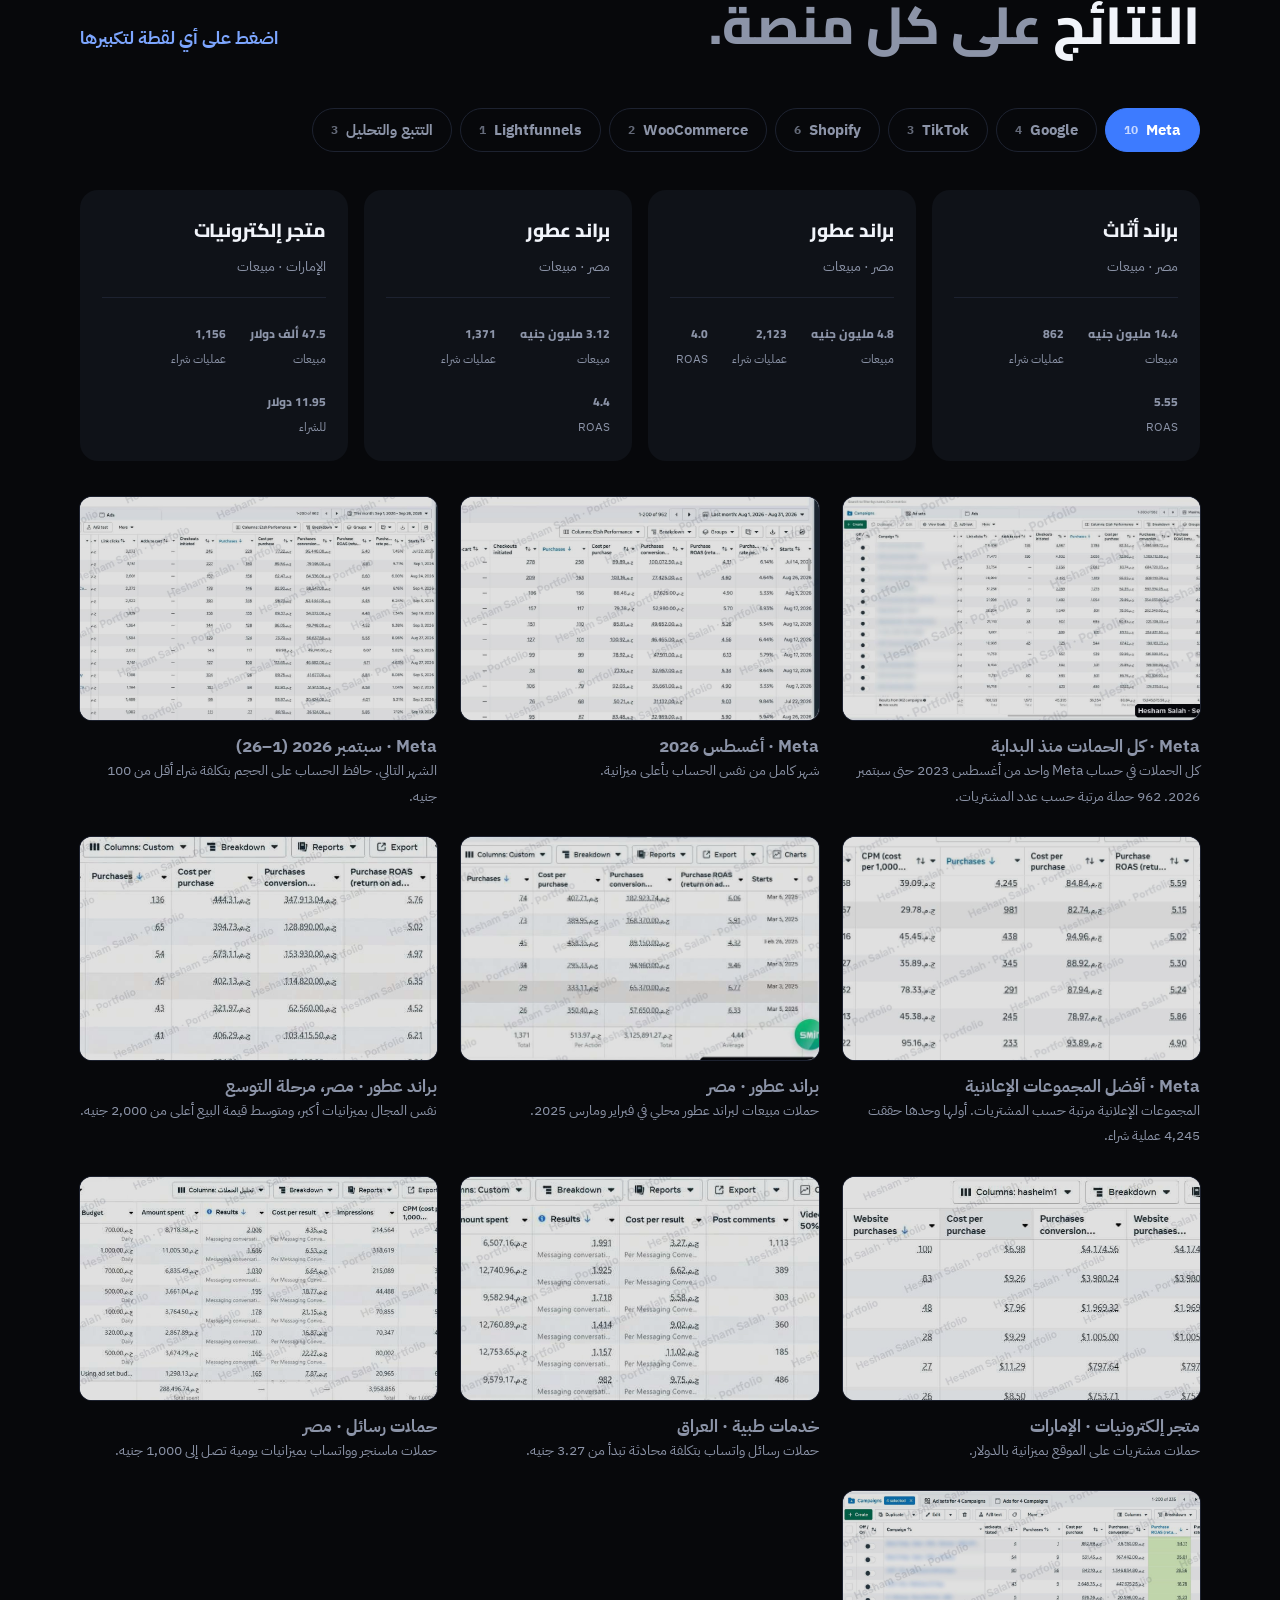
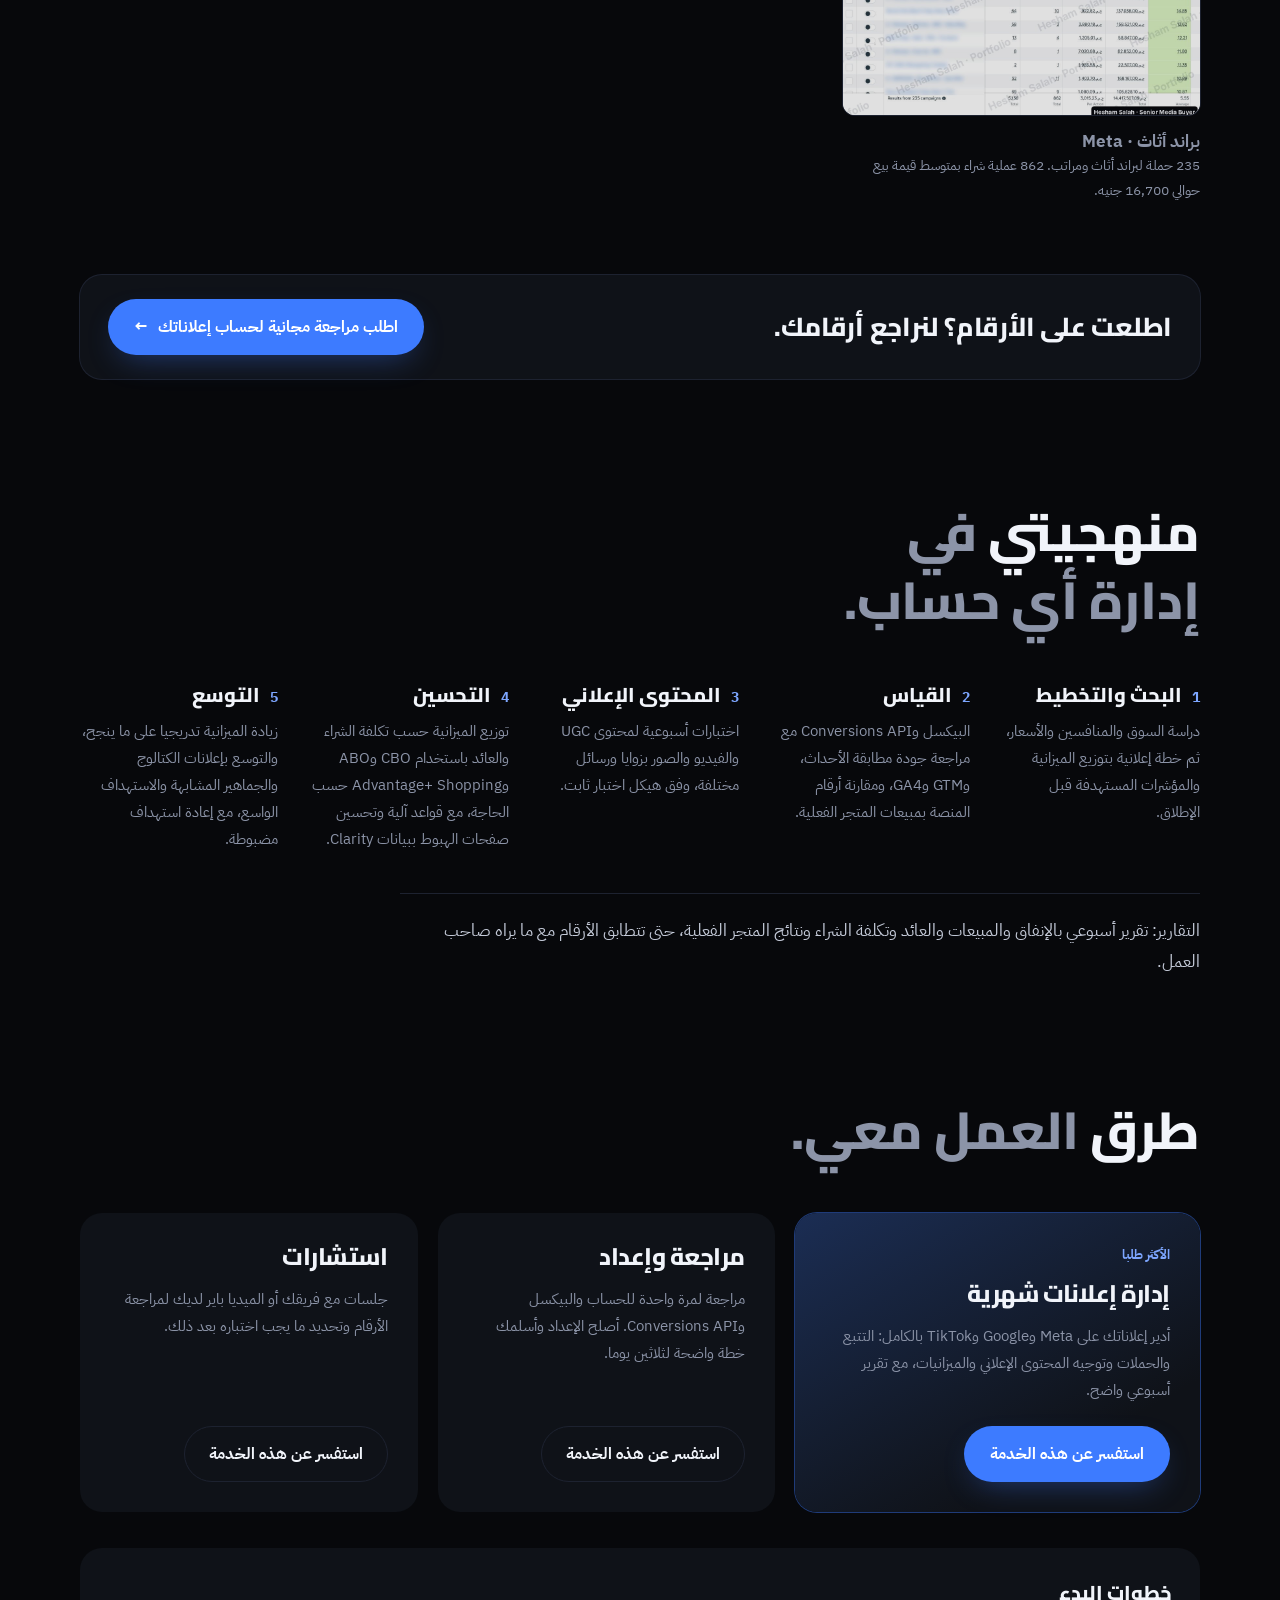
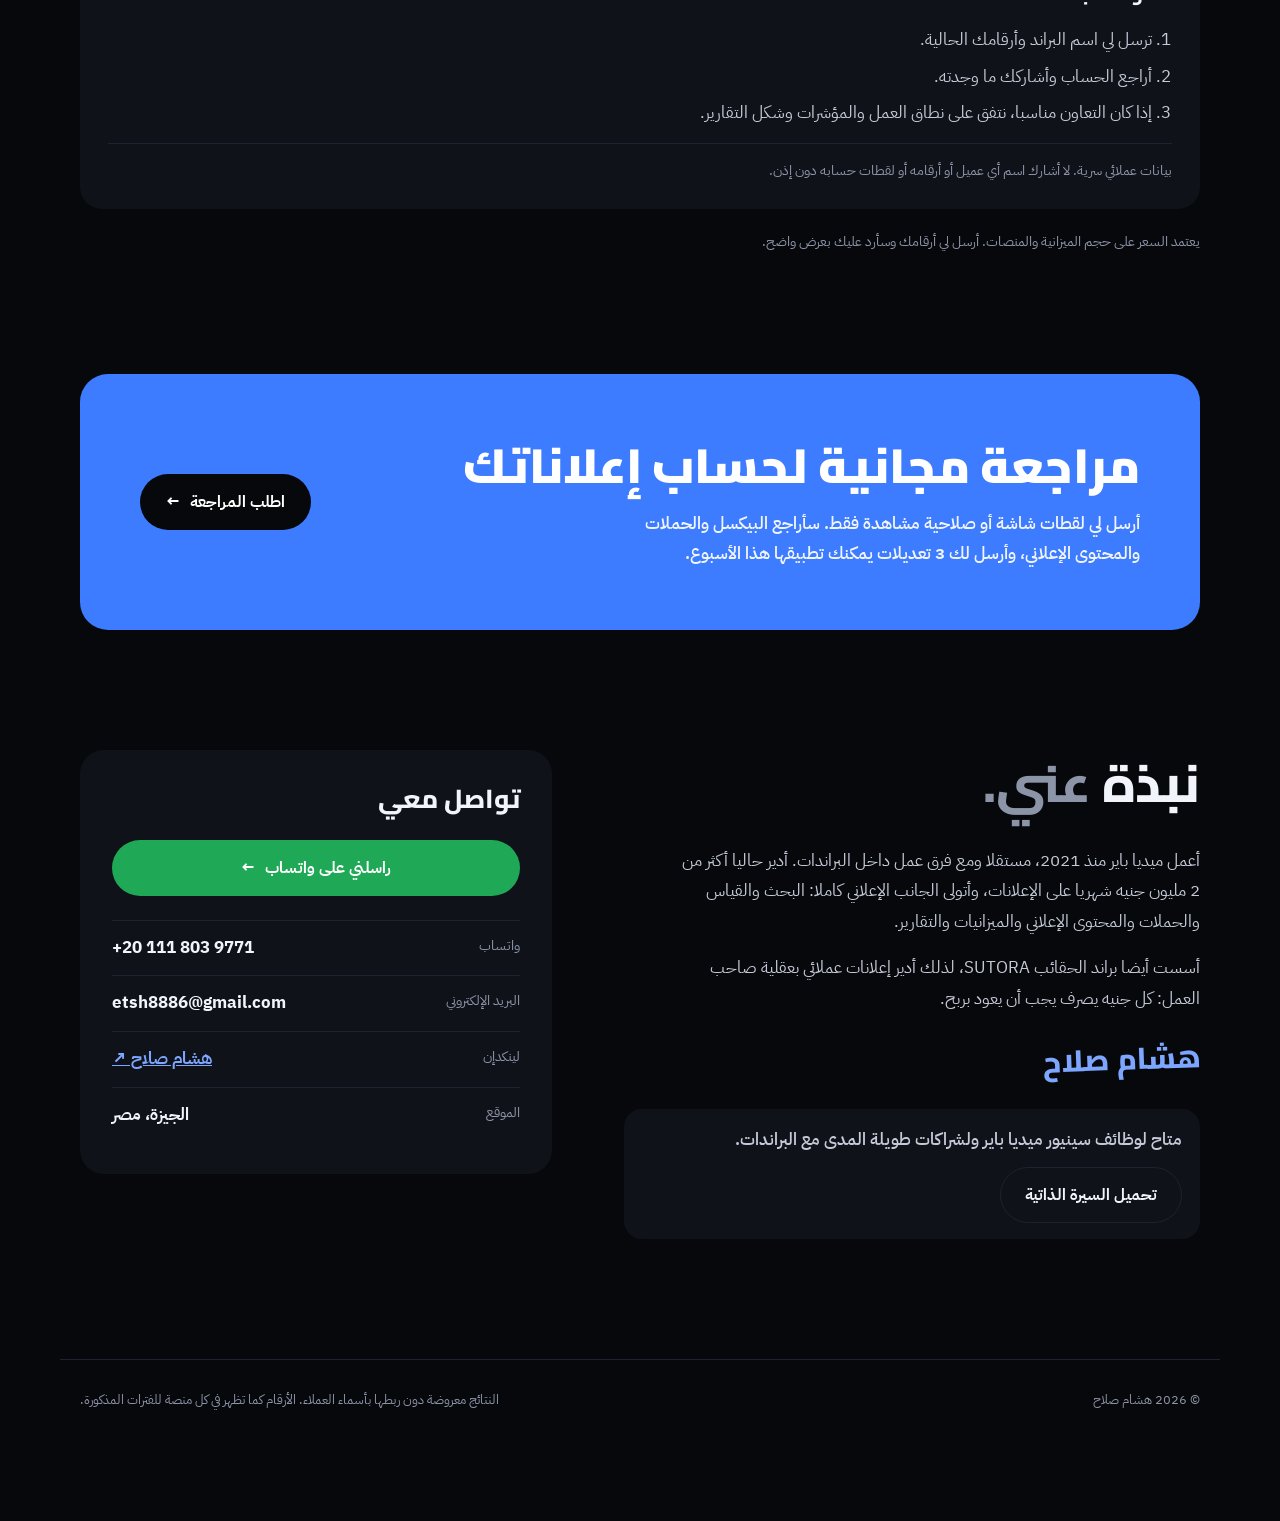
<file: ar/index.html>
<!doctype html>
<html lang="ar" dir="rtl">
<head>
<meta charset="utf-8">
<meta name="viewport" content="width=device-width,initial-scale=1,viewport-fit=cover">
<title data-i18n="title">هشام صلاح · سينيور ميديا باير</title>
<meta name="description" data-i18n-content="desc" content="هشام صلاح، سينيور ميديا باير. أكثر من 139 مليون جنيه مبيعات أونلاين لمتاجر في مصر والخليج، وأدير أكثر من 2 مليون جنيه شهريا على إعلانات Meta وGoogle وTikTok.">
<meta property="og:title" data-i18n-content="title" content="هشام صلاح · سينيور ميديا باير">
<meta property="og:description" data-i18n-content="ogdesc" content="أكثر من 139 مليون جنيه مبيعات أونلاين، وأكثر من 2 مليون جنيه ميزانية إعلانات أديرها شهريا.">
<meta property="og:type" content="website">
<meta property="og:image" content="https://merossamattresseg-lang.github.io/senior-media--buyer/images/og-cover.jpg">
<meta name="twitter:card" content="summary_large_image">
<link rel="canonical" data-i18n-href="canon" href="https://merossamattresseg-lang.github.io/senior-media--buyer/ar/">
<link rel="alternate" hreflang="en" href="https://merossamattresseg-lang.github.io/senior-media--buyer/">
<link rel="alternate" hreflang="ar" href="https://merossamattresseg-lang.github.io/senior-media--buyer/ar/">
<link rel="alternate" hreflang="x-default" href="https://merossamattresseg-lang.github.io/senior-media--buyer/">
<meta name="theme-color" content="#07080B">
<link rel="icon" href="data:image/svg+xml,%3Csvg xmlns='http://www.w3.org/2000/svg' viewBox='0 0 64 64'%3E%3Crect width='64' height='64' rx='14' fill='%2307080B'/%3E%3Ctext x='30' y='45' font-family='Arial Black,Arial' font-weight='900' font-size='36' fill='white' text-anchor='middle'%3EH%3C/text%3E%3Ccircle cx='48' cy='42' r='5' fill='%233D7BFF'/%3E%3C/svg%3E">
<link rel="preconnect" href="https://fonts.googleapis.com">
<link rel="preconnect" href="https://fonts.gstatic.com" crossorigin>
<!--FONTS--><link rel="stylesheet" href="https://fonts.googleapis.com/css2?family=Archivo:wght@800;900&family=Cairo:wght@700;800;900&family=IBM+Plex+Sans+Arabic:wght@400;500;600;700&display=swap"><!--/FONTS-->
<link rel="preload" as="image" href="../images/hesham-salah.webp">
<link rel="stylesheet" href="../css/style.css">
<script type="text/javascript">
    (function(c,l,a,r,i,t,y){
        c[a]=c[a]||function(){(c[a].q=c[a].q||[]).push(arguments)};
        t=l.createElement(r);t.async=1;t.src="https://www.clarity.ms/tag/"+i;
        y=l.getElementsByTagName(r)[0];y.parentNode.insertBefore(t,y);
    })(window, document, "clarity", "script", "z7hpxhd7aa");
</script>
<script type="application/ld+json">
{"@context":"https://schema.org","@type":"Person","name":"Hesham Salah","alternateName":"هشام صلاح","jobTitle":"Senior Media Buyer","url":"https://merossamattresseg-lang.github.io/senior-media--buyer/","image":"https://merossamattresseg-lang.github.io/senior-media--buyer/images/og-cover.jpg","email":"mailto:etsh8886@gmail.com","telephone":"+201118039771","address":{"@type":"PostalAddress","addressLocality":"Giza","addressCountry":"EG"},"sameAs":["https://www.linkedin.com/in/hesham-salah-sennior/","https://www.facebook.com/HeshamYalla1"],"knowsAbout":["Media Buying","Performance Marketing","Meta Ads","Google Ads","TikTok Ads","E-commerce Marketing","Conversions API","Google Analytics 4"],"knowsLanguage":["ar","en"]}
</script>
</head>
<body class="intro">

<header class="nav" id="top">
  <div class="in">
    <a class="logo" href="#top">Hesham<em>.</em></a>
    <nav class="links" aria-label="Sections">
      <a href="#results" data-i18n="nav1">النتائج</a><a href="#reach" data-i18n="nav6">الخبرات</a><a href="#brands" data-i18n="nav5">البراندات</a><a href="#work" data-i18n="nav2">الأعمال</a><a href="#proof" data-i18n="nav3">المنصات</a><a href="#services" data-i18n="nav4">الخدمات</a>
    </nav>
    <a class="lang" data-i18n-href="langhref" href="../" data-i18n="lang">English</a>
    <button type="button" class="cta sm" data-lead data-i18n="navcta">مراجعة مجانية</button>
  </div>
</header>

<main>
<section class="hero in">
  <div class="grid-bg" aria-hidden="true"></div>
  <div class="hero-copy">
    <span class="pill"><b></b><span data-i18n="pill">متاح لوظائف سينيور وشراكات مع البراندات</span></span>
    <h1 class="h1"><span class="ln"><span data-i18n="h1a">أحول ميزانية</span></span><span class="ln"><span data-i18n="h1b">الإعلانات</span></span><span class="ln"><span class="acc"><span data-i18n="h1c">إلى مبيعات.</span><svg class="scribble" viewBox="0 0 300 30" preserveAspectRatio="none" aria-hidden="true"><path d="M4 20 C 60 8, 120 26, 180 14 S 270 10, 296 18" /></svg></span></span></h1>
    <p class="sub" data-i18n="sub">أنا هشام صلاح، سينيور ميديا باير. ساعدت متاجر أونلاين في مصر والخليج على تحقيق أكثر من <b>139 مليون جنيه</b> مبيعات، وأدير حاليا أكثر من <b>2 مليون جنيه</b> شهريا على إعلانات Meta وGoogle وTikTok.</p>
    <div class="ctas">
      <button type="button" class="cta" data-lead><span data-i18n="cta1">اطلب مراجعة مجانية لحساب إعلاناتك</span> <span class="arr" aria-hidden="true">→</span></button>
      <a class="btn2" href="../cv/Hesham-Salah-CV.pdf" target="_blank" rel="noopener" data-cv data-i18n="cta2">تحميل السيرة الذاتية</a>
    </div>
    <p class="micro" data-i18n="micro">مجانية، والنموذج يستغرق دقيقة تقريبا</p>
    <div class="trust-in"><span class="avatars"><img src="../images/brands/vevian.png" alt="Vevian" width="40" height="40"><img src="../images/brands/havva-dose.png" alt="Havva Dose" width="40" height="40"><img src="../images/brands/decern.png" alt="DECERN" width="40" height="40"><img src="../images/brands/bastet.png" alt="BASTET" width="40" height="40"><img src="../images/brands/merossa.png" alt="Merossa" width="40" height="40"><img src="../images/brands/soly-store.png" alt="Soly Store" width="40" height="40"></span><span class="tw"><span data-i18n="trust2">عملت مع أكثر من 17 براند، منها</span> <b data-i18n="tnames">Merossa وHavva Dose وDECERN</b></span></div>
  </div>
  <div class="stage">
    <div class="ring" aria-hidden="true"></div>
    <div class="disc" aria-hidden="true"></div>
    <div class="photo"><img src="../images/hesham-salah.webp" alt="Hesham Salah" data-i18n-alt="alt" width="900" height="900" fetchpriority="high"></div>
    <div class="fade-b" aria-hidden="true"></div>
    <div class="chip c1"><small data-i18n="chip1">عائد المشتريات ROAS</small><b><em>4.62×</em></b><div class="bars" aria-hidden="true"><i style="height:30%"></i><i style="height:45%"></i><i style="height:40%"></i><i style="height:65%"></i><i style="height:80%"></i><i style="height:100%"></i></div></div>
    <div class="chip c2"><small data-i18n="chip2">مبيعات أونلاين</small><b>139 مليون+ <em>جنيه</em></b></div>
    <div class="chip c3"><small data-i18n="chip3">ميزانية شهرية</small><b>2 مليون+ <em>جنيه</em></b></div>
  </div>
</section>


<section class="in sec" id="results">
  <h2 class="title" data-i18n="t1">أكثر من 139 مليون جنيه مبيعات، <em>في المتاجر التي أدرت إعلاناتها.</em></h2>
  <div class="stats">
    <div><b class="cnt" data-to="139" data-suf="M+">139 مليون+</b><span data-i18n="s1">جنيه مبيعات في المتاجر التي عملت معها</span><small class="usd" data-i18n="usd1">حوالي 2.8 مليون دولار</small></div>
    <div><b class="cnt" data-to="2" data-suf="M+">2 مليون+</b><span data-i18n="s2">جنيه ميزانية إعلانات أديرها شهريا</span><small class="usd" data-i18n="usd2">حوالي 40 ألف دولار شهريا</small></div>
    <div><b class="cnt" data-to="42.9" data-dec="1" data-suf="M">42.9 مليون</b><span data-i18n="s3">جنيه مبيعات من متجر أزياء واحد</span><small class="usd" data-i18n="usd3">حوالي 860 ألف دولار</small></div>
  </div>

  <div class="split">
    <h3 class="h3" data-i18n="bdh">المبيعات حسب المجال</h3>
    <div class="ind-bar" aria-hidden="true"><i style="--w:60.5%"></i><i style="--w:33.2%"></i><i style="--w:3.7%"></i><i style="--w:2.5%"></i></div>
    <ul class="ind"><li><span class="sw"></span><span class="nm" data-i18n="ind1">الأزياء والحقائب</span><b>84.7 مليون</b><small><span>60.5%</span> · <span data-i18n="ic1">4 متاجر</span></small></li><li><span class="sw"></span><span class="nm" data-i18n="ind2">العطور</span><b>46.5 مليون</b><small><span>33.2%</span> · <span data-i18n="ic2">متجران</span></small></li><li><span class="sw"></span><span class="nm" data-i18n="ind3">الأثاث المكتبي</span><b>5.2 مليون</b><small><span>3.7%</span> · <span data-i18n="ic3">متجر واحد</span></small></li><li><span class="sw"></span><span class="nm" data-i18n="ind4">الإلكترونيات ومستحضرات التجميل</span><b>3.5 مليون</b><small><span>2.5%</span> · <span data-i18n="ic4">متجران</span></small></li></ul>
    <p class="note" data-i18n="bdnote">كل رقم هو إجمالي مبيعات المتجر من لوحة التحكم الخاصة به، ولقطات الشاشة موجودة بالأسفل. القيم بالدولار محسوبة على أساس 50 جنيها للدولار تقريبا.</p>
  </div>
</section>

<section class="in sec" id="reach">
  <h2 class="title" data-i18n="t9">الأسواق والمجالات <em>والمنصات.</em></h2>
  <div class="reach">
    <article class="rc"><b class="big">7</b><h3 data-i18n="r1">الأسواق</h3><p class="tags"><span data-i18n="m1">مصر</span><span data-i18n="m2">السعودية</span><span data-i18n="m3">الإمارات</span><span data-i18n="m4">الأردن</span><span data-i18n="m5">المغرب</span><span data-i18n="m6">فلسطين</span><span data-i18n="m7">العراق</span></p></article>
    <article class="rc"><b class="big">10</b><h3 data-i18n="r2">المجالات</h3><p class="tags"><span data-i18n="i1">الأزياء والحقائب</span><span data-i18n="i2">العطور</span><span data-i18n="i3">مستحضرات التجميل</span><span data-i18n="i4">الإلكترونيات</span><span data-i18n="i5">أثاث المنزل والمكتب</span><span data-i18n="i6">الخدمات الطبية</span><span data-i18n="i7">المنتجات الطبية</span><span data-i18n="i8">عيادات التجميل</span><span data-i18n="i9">الشحن والخدمات اللوجستية</span><span data-i18n="i10">الألعاب ومنتجات الأطفال</span></p></article>
    <article class="rc"><b class="big">6</b><h3 data-i18n="r3">منصات الإعلانات</h3><p class="tags"><span class="hl">Meta Ads</span><span class="hl">Google Ads</span><span class="hl">TikTok Ads</span><span>YouTube</span><span>Snapchat Ads</span><span>X Ads</span></p></article>
    <article class="rc"><b class="big">10</b><h3 data-i18n="r4">التتبع والمتاجر</h3><p class="tags"><span>Meta Pixel</span><span>Conversions API</span><span>GTM</span><span>GA4</span><span>Mixpanel</span><span>Clarity</span><span>Hotjar</span><span>Shopify</span><span>WooCommerce</span><span>Lightfunnels</span></p></article>
  </div>
  <div class="goals"><h3 data-i18n="r5">أهداف الحملات</h3><p class="tags"><span data-i18n="g1">مبيعات</span><span data-i18n="g2">رسائل واتساب</span><span data-i18n="g3">رسائل ماسنجر وإنستجرام</span><span data-i18n="g4">زيارات</span><span data-i18n="g5">مشاهدات الفيديو</span><span data-i18n="g6">الوصول والانتشار</span></p></div>
</section>

<section class="in sec" id="brands">
  <h2 class="title" data-i18n="t8">براندات عملت معها، <em>وبراند أسسته.</em></h2>
  <div class="brands">
    <article class="brand"><span class="role" data-i18n="b1r">سينيور ميديا باير</span><h3><img class="blogo" src="../images/brands/merossa.png" alt="" width="48" height="48" loading="lazy">Merossa</h3><ul><li data-i18n="b1a">إعلانات Meta وGoogle من الإعداد حتى التوسع</li><li data-i18n="b1b">تقارير Shopify وتحسين معدل التحويل</li><li data-i18n="b1c">العروض وحملات التقسيط</li><li data-i18n="b1d">تقارير أسبوعية ومتابعة المنافسين</li></ul></article>
    <article class="brand"><span class="role" data-i18n="b2r">ميديا باير</span><h3><img class="blogo" src="../images/brands/bastet.png" alt="" width="48" height="48" loading="lazy">BASTET</h3><ul><li data-i18n="b2a">إعلانات Meta بمحتوى UGC</li><li data-i18n="b2b">تقارير مقارنة بين الفترات</li><li data-i18n="b2c">تطوير صفحات المنتجات على Shopify وLiquid</li><li data-i18n="b2d">العروض وسياسات المتجر</li></ul></article>
    <article class="brand"><div><span class="role" data-i18n="b2r">ميديا باير</span><h3><img class="blogo" src="../images/brands/decern.png" alt="" width="48" height="48" loading="lazy">DECERN</h3><ul><li data-i18n="b3a">جوارب وعروض مجمعة</li><li data-i18n="b3b">حملات Meta وGoogle</li><li data-i18n="b3c">اختبارات محتوى إعلاني لخفض تكلفة الشراء</li><li data-i18n="b3d">قواعد آلية لإدارة الميزانية</li></ul></div></article>
    <article class="brand founder"><span class="role" data-i18n="b4r">المؤسس</span><h3><img class="blogo" src="../images/brands/sutora.png" alt="" width="48" height="48" loading="lazy">SUTORA</h3><ul><li data-i18n="b4a">براند حقائب نسائية أسسته</li><li data-i18n="b4b">التصنيع والهوية وتصوير المنتجات</li><li data-i18n="b4c">متجر Shopify والتغليف</li><li data-i18n="b4d">يمنحني نظرة صاحب العمل على الهوامش والتدفق النقدي</li></ul></article>
  </div>
  <h3 class="h3 more-h" data-i18n="bmore">جزء من البراندات التي أدرت إعلاناتها وحققت معها مبيعات</h3>
  <p class="bnote" data-i18n="bnote">هذه مجموعة من البراندات التي عملت معها. وعلى مدار السنوات أدرت إعلانات لبراندات أخرى كثيرة في مصر والخليج وأسواق أخرى غير مذكورة هنا.</p>
  <div class="marquee"><ul class="blist"><li><img src="../images/brands/vevian.png" alt="" width="56" height="56" loading="lazy"><span data-i18n="bn0">فيفيان</span></li><li><img src="../images/brands/havva-dose.png" alt="" width="56" height="56" loading="lazy"><span>Havva Dose</span></li><li><img src="../images/brands/soly-store.png" alt="" width="56" height="56" loading="lazy"><span>Soly Store</span></li><li><img src="../images/brands/manzara.png" alt="" width="56" height="56" loading="lazy"><span>Manzara</span></li><li><img src="../images/brands/mr-scent.png" alt="" width="56" height="56" loading="lazy"><span>Mr Scent</span></li><li><img src="../images/brands/sulta-allvi.png" alt="" width="56" height="56" loading="lazy"><span>Sulta Allvi</span></li><li><img src="../images/brands/d-marly-store.png" alt="" width="56" height="56" loading="lazy"><span>D Marly Store</span></li><li><img src="../images/brands/tooby-looby.png" alt="" width="56" height="56" loading="lazy"><span>Tooby Looby</span></li><li><img src="../images/brands/oveo.png" alt="" width="56" height="56" loading="lazy"><span>Oveo</span></li><li><img src="../images/brands/ag-group.png" alt="" width="56" height="56" loading="lazy"><span>AG Group</span></li><li><img src="../images/brands/sawa.png" alt="" width="56" height="56" loading="lazy"><span data-i18n="bn2">سوا</span></li><li><img src="../images/brands/banat.png" alt="" width="56" height="56" loading="lazy"><span data-i18n="bn3">بنات</span></li><li><img src="../images/brands/healthy-care-card.png" alt="" width="56" height="56" loading="lazy"><span data-i18n="bn1">بطاقة الرعاية الصحية</span></li></ul></div>
</section>
<div class="in band-wrap"><div class="band"><p data-i18n="band3t">تريد أن يكون البراند الخاص بك ضمن هذه القائمة؟</p><button type="button" class="cta" data-lead><span data-i18n="cta1">اطلب مراجعة مجانية لحساب إعلاناتك</span> <span class="arr" aria-hidden="true">→</span></button></div></div>

<section class="in sec" id="work">
  <h2 class="title" data-i18n="t2">4 حسابات، <em>وما الذي قمت به بالتحديد.</em></h2>
  <div class="cases">
    <article class="case">
      <button type="button" class="shot" data-proof="0"><img src="../images/proof/01-meta-whole-account-lifetime.jpg" alt="Meta Ads Manager, lifetime results of the fashion account" loading="lazy"></button>
      <div class="body">
        <p class="meta" data-i18n="c1m">أزياء · مصر · Meta Ads</p>
        <h3 data-i18n="c1h">تنمية متجر أزياء إلى 13.65 مليون جنيه مبيعات</h3>
        <dl>
          <div><dt data-i18n="goal">الهدف</dt><dd data-i18n="cg1">زيادة المبيعات شهريا مع الحفاظ على تكلفة الشراء.</dd></div>
          <div><dt data-i18n="did">ما قمت به</dt><dd data-i18n="cd1">اختبرت إعلانات فيديو بمقدم أمام إعلانات صور سريعة. حققت اختبارات الصور في مايو 2025 تكلفة 54 إلى 60 جنيها للشراء، فنقلت جزءا من الميزانية إليها، بينما حملت إعلانات الفيديو التوسع.</dd></div>
        </dl>
        <div class="res"><div><b>13.65 مليون</b><span data-i18n="rs1">جنيه مبيعات</span></div><div><b>36,554</b><span data-i18n="rs2">عملية شراء</span></div><div><b>4.62×</b><span data-i18n="rs3">ROAS</span></div></div>
      </div>
    </article>
    <article class="case">
      <button type="button" class="shot" data-proof="30"><img src="../images/proof/31-furniture-brand-meta.jpg" alt="Meta Ads results for a furniture brand" loading="lazy"></button>
      <div class="body">
        <p class="meta" data-i18n="c4m">أثاث · مصر · Meta Ads</p>
        <h3 data-i18n="c4h">14.4 مليون جنيه مبيعات أثاث بعائد 5.55</h3>
        <dl>
          <div><dt data-i18n="goal">الهدف</dt><dd data-i18n="cg4">بيع أثاث ومراتب مرتفعة السعر أونلاين بتكلفة شراء مربحة.</dd></div>
          <div><dt data-i18n="did">ما قمت به</dt><dd data-i18n="cd4">حملات كتالوج لكل المنتجات مع حملات عروض في موسم الجمعة البيضاء، واختبارات ABO لكل فئة منتجات مثل المراتب والكراسي، ومحتوى فيديو يشرح المنتج.</dd></div>
        </dl>
        <div class="res"><div><b>14.4 مليون</b><span data-i18n="rs1">جنيه مبيعات</span></div><div><b>862</b><span data-i18n="rs2">عملية شراء</span></div><div><b>5.55×</b><span data-i18n="rs3">ROAS</span></div></div>
      </div>
    </article>
    <article class="case">
      <button type="button" class="shot" data-proof="10"><img src="../images/proof/11-perfume-brand-google-search.jpg" alt="Google Ads results for a perfume brand" loading="lazy"></button>
      <div class="body">
        <p class="meta" data-i18n="c2m">عطور · مصر · Google Search</p>
        <h3 data-i18n="c2h">ميزانية بحث محدودة وعائد مرتفع</h3>
        <dl>
          <div><dt data-i18n="goal">الهدف</dt><dd data-i18n="cg2">الوصول إلى من يبحث عن العطور بالفعل وتحويله إلى مشتر.</dd></div>
          <div><dt data-i18n="did">ما قمت به</dt><dd data-i18n="cd2">حملات بحث هدفها المبيعات، مع ضبط تتبع التحويلات أولا حتى تعتمد Google في التحسين على مشتريات حقيقية.</dd></div>
        </dl>
        <div class="res"><div><b>324 ألف</b><span data-i18n="rs1">جنيه مبيعات</span></div><div><b>119</b><span data-i18n="rs2">عملية شراء</span></div><div><b>12.6×</b><span data-i18n="rs3">ROAS</span></div></div>
      </div>
    </article>
    <article class="case">
      <button type="button" class="shot" data-proof="6"><img src="../images/proof/07-electronics-store-uae.jpg" alt="Meta Ads results for an electronics store in the UAE" loading="lazy"></button>
      <div class="body">
        <p class="meta" data-i18n="c3m">إلكترونيات · الإمارات · Meta Ads</p>
        <h3 data-i18n="c3h">47.5 ألف دولار مبيعات إلكترونيات في الخليج</h3>
        <dl>
          <div><dt data-i18n="goal">الهدف</dt><dd data-i18n="cg3">تحقيق مشتريات من الموقع في سوق جديد بميزانية بالدولار.</dd></div>
          <div><dt data-i18n="did">ما قمت به</dt><dd data-i18n="cd3">حملات مشتريات على الموقع باستخدام البيكسل وConversions API معا، مع نقل الميزانية يوميا إلى المجموعات الإعلانية الأقل في تكلفة الشراء.</dd></div>
        </dl>
        <div class="res"><div><b>47.5 ألف دولار</b><span data-i18n="rs4">مبيعات</span></div><div><b>1,156</b><span data-i18n="rs2">عملية شراء</span></div><div><b>11.95 دولار</b><span data-i18n="rs5">تكلفة الشراء</span></div></div>
      </div>
    </article>
  </div>
</section>
<div class="in band-wrap"><div class="band"><p data-i18n="band1t">تريد نتائج مشابهة لمتجرك؟</p><button type="button" class="cta" data-lead><span data-i18n="cta1">اطلب مراجعة مجانية لحساب إعلاناتك</span> <span class="arr" aria-hidden="true">→</span></button></div></div>

<section class="in sec" id="proof">
  <div class="title-row">
    <h2 class="title" data-i18n="t3">النتائج <em>على كل منصة.</em></h2>
    <span class="hand" data-i18n="hand">اضغط على أي لقطة لتكبيرها</span>
  </div>
  <div class="tabs" role="tablist" aria-label="Platforms" id="pf-tabs"></div>
  <p class="swipe-hint" data-i18n="swipe">اسحب لرؤية المزيد</p>
  <div class="pf-panel" id="pf-panel" role="tabpanel"></div>
</section>
<div class="in band-wrap"><div class="band"><p data-i18n="band2t">اطلعت على الأرقام؟ لنراجع أرقامك.</p><button type="button" class="cta" data-lead><span data-i18n="cta1">اطلب مراجعة مجانية لحساب إعلاناتك</span> <span class="arr" aria-hidden="true">→</span></button></div></div>

<section class="in sec" id="how">
  <h2 class="title" data-i18n="t5">منهجيتي <em>في إدارة أي حساب.</em></h2>
  <ol class="steps">
    <li><h3 data-i18n="st1">البحث والتخطيط</h3><p data-i18n="sp1">دراسة السوق والمنافسين والأسعار، ثم خطة إعلانية بتوزيع الميزانية والمؤشرات المستهدفة قبل الإطلاق.</p></li>
    <li><h3 data-i18n="st2">القياس</h3><p data-i18n="sp2">البيكسل وConversions API مع مراجعة جودة مطابقة الأحداث، وGTM وGA4، ومقارنة أرقام المنصة بمبيعات المتجر الفعلية.</p></li>
    <li><h3 data-i18n="st3">المحتوى الإعلاني</h3><p data-i18n="sp3">اختبارات أسبوعية لمحتوى UGC والفيديو والصور بزوايا ورسائل مختلفة، وفق هيكل اختبار ثابت.</p></li>
    <li><h3 data-i18n="st4">التحسين</h3><p data-i18n="sp4">توزيع الميزانية حسب تكلفة الشراء والعائد باستخدام CBO وABO وAdvantage+ Shopping حسب الحاجة، مع قواعد آلية وتحسين صفحات الهبوط ببيانات Clarity.</p></li>
    <li><h3 data-i18n="st5">التوسع</h3><p data-i18n="sp5">زيادة الميزانية تدريجيا على ما ينجح، والتوسع بإعلانات الكتالوج والجماهير المشابهة والاستهداف الواسع، مع إعادة استهداف مضبوطة.</p></li>
  </ol>
  <p class="rep" data-i18n="rep">التقارير: تقرير أسبوعي بالإنفاق والمبيعات والعائد وتكلفة الشراء ونتائج المتجر الفعلية، حتى تتطابق الأرقام مع ما يراه صاحب العمل.</p>
</section>

<section class="in sec" id="services">
  <h2 class="title" data-i18n="t7">طرق <em>العمل معي.</em></h2>
  <div class="plans">
    <article class="plan main">
      <span class="tag" data-i18n="p1t">الأكثر طلبا</span>
      <h3 data-i18n="p1h">إدارة إعلانات شهرية</h3>
      <p data-i18n="p1p">أدير إعلاناتك على Meta وGoogle وTikTok بالكامل: التتبع والحملات وتوجيه المحتوى الإعلاني والميزانيات، مع تقرير أسبوعي واضح.</p>
      <button type="button" class="cta" data-lead data-plan="Monthly ad management" data-i18n="pcta">استفسر عن هذه الخدمة</button>
    </article>
    <article class="plan">
      <h3 data-i18n="p2h">مراجعة وإعداد</h3>
      <p data-i18n="p2p">مراجعة لمرة واحدة للحساب والبيكسل وConversions API. أصلح الإعداد وأسلمك خطة واضحة لثلاثين يوما.</p>
      <button type="button" class="btn2" data-lead data-plan="Audit & setup" data-i18n="pcta">استفسر عن هذه الخدمة</button>
    </article>
    <article class="plan">
      <h3 data-i18n="p3h">استشارات</h3>
      <p data-i18n="p3p">جلسات مع فريقك أو الميديا باير لديك لمراجعة الأرقام وتحديد ما يجب اختباره بعد ذلك.</p>
      <button type="button" class="btn2" data-lead data-plan="Consulting" data-i18n="pcta">استفسر عن هذه الخدمة</button>
    </article>
  </div>
  <div class="start">
    <h3 data-i18n="wh">خطوات البدء</h3>
    <ol><li data-i18n="w1">ترسل لي اسم البراند وأرقامك الحالية.</li><li data-i18n="w2">أراجع الحساب وأشاركك ما وجدته.</li><li data-i18n="w3">إذا كان التعاون مناسبا، نتفق على نطاق العمل والمؤشرات وشكل التقارير.</li></ol>
    <p class="priv" data-i18n="priv">بيانات عملائي سرية. لا أشارك اسم أي عميل أو أرقامه أو لقطات حسابه دون إذن.</p>
  </div>
  <p class="note" data-i18n="pnote">يعتمد السعر على حجم الميزانية والمنصات. أرسل لي أرقامك وسأرد عليك بعرض واضح.</p>
</section>

<section class="in sec" id="words" hidden>
  <h2 class="title" data-i18n="t4">آراء العملاء <em>والزملاء.</em></h2>
  <div class="quotes" id="quotes"></div>
</section>

<section class="in" id="audit">
  <div class="offer">
    <div><h2 data-i18n="ofh">مراجعة مجانية لحساب إعلاناتك</h2><p data-i18n="ofp">أرسل لي لقطات شاشة أو صلاحية مشاهدة فقط. سأراجع البيكسل والحملات والمحتوى الإعلاني، وأرسل لك 3 تعديلات يمكنك تطبيقها هذا الأسبوع.</p></div>
    <button type="button" class="cta inv" data-lead><span data-i18n="ofc">اطلب المراجعة</span> <span class="arr" aria-hidden="true">→</span></button>
  </div>
</section>

<section class="in sec about" id="about">
  <div>
    <h2 class="title" data-i18n="t6">نبذة <em>عني.</em></h2>
    <p data-i18n="ab1">أعمل ميديا باير منذ 2021، مستقلا ومع فرق عمل داخل البراندات. أدير حاليا أكثر من 2 مليون جنيه شهريا على الإعلانات، وأتولى الجانب الإعلاني كاملا: البحث والقياس والحملات والمحتوى الإعلاني والميزانيات والتقارير.</p>
    <p data-i18n="ab2">أسست أيضا براند الحقائب SUTORA، لذلك أدير إعلانات عملائي بعقلية صاحب العمل: كل جنيه يصرف يجب أن يعود بربح.</p>
    <p class="sign" data-i18n="sign">هشام صلاح</p>
    <div class="hire"><p data-i18n="hire">متاح لوظائف سينيور ميديا باير ولشراكات طويلة المدى مع البراندات.</p><a class="btn2" href="../cv/Hesham-Salah-CV.pdf" target="_blank" rel="noopener" data-cv data-i18n="cv">تحميل السيرة الذاتية</a></div>
  </div>
  <div class="contact" id="contact">
    <h3 data-i18n="talk">تواصل معي</h3>
    <a class="cta" href="#" data-wa><span data-i18n="msg">راسلني على واتساب</span> <span class="arr" aria-hidden="true">→</span></a>
    <dl>
      <div><dt data-i18n="dWA">واتساب</dt><dd dir="ltr">+20 111 803 9771</dd></div>
      <div><dt data-i18n="dEm">البريد الإلكتروني</dt><dd>etsh8886@gmail.com</dd></div>
      <div><dt data-i18n="dLi">لينكدإن</dt><dd><a href="https://www.linkedin.com/in/hesham-salah-sennior/" target="_blank" rel="noopener" data-i18n="liname">هشام صلاح ↗</a></dd></div>
      <div><dt data-i18n="dBa">الموقع</dt><dd data-i18n="giza">الجيزة، مصر</dd></div>
    </dl>
  </div>
</section>
</main>

<footer class="in foot">
  <span>© <span id="yr">2026</span> <span data-i18n="fname">هشام صلاح</span></span>
  <span data-i18n="foot">النتائج معروضة دون ربطها بأسماء العملاء. الأرقام كما تظهر في كل منصة للفترات المذكورة.</span>
</footer>

<a class="wa-float" href="#" data-wa aria-label="WhatsApp">
  <svg viewBox="0 0 24 24" aria-hidden="true"><path fill="currentColor" d="M12.04 2a9.9 9.9 0 0 0-8.5 14.98L2 22l5.16-1.5A9.9 9.9 0 1 0 12.04 2Zm0 18.1a8.2 8.2 0 0 1-4.2-1.16l-.3-.18-3.06.89.9-2.98-.2-.31a8.2 8.2 0 1 1 6.86 3.74Zm4.5-6.14c-.25-.12-1.46-.72-1.69-.8-.23-.08-.39-.12-.56.12-.16.25-.64.8-.79.97-.14.16-.29.18-.53.06a6.7 6.7 0 0 1-3.32-2.9c-.25-.43.25-.4.71-1.33.08-.16.04-.3-.02-.43l-.76-1.82c-.2-.48-.4-.41-.56-.42h-.47a.9.9 0 0 0-.65.3 2.7 2.7 0 0 0-.85 2.02 4.7 4.7 0 0 0 1 2.5 10.8 10.8 0 0 0 4.14 3.66c1.54.66 2.14.72 2.91.6.47-.07 1.46-.6 1.66-1.17.2-.58.2-1.07.14-1.17-.06-.1-.22-.16-.47-.28Z"/></svg>
  <span data-i18n="wa">واتساب</span>
</a>
<div class="mbar"><button type="button" class="cta" data-lead data-i18n="mbar">اطلب مراجعة مجانية</button></div>

<dialog id="zoom">
  <img id="zoom-img" alt="">
  <div class="zcap"><b id="zoom-t"></b><p id="zoom-d"></p></div>
  <button type="button" class="btn2" id="zoom-close" data-i18n="close">إغلاق</button>
</dialog>

<dialog id="lead" aria-labelledby="lead-h">
  <form class="lead" id="lead-form" novalidate>
    <h2 id="lead-h" data-i18n="fh">أخبرني عن البراند الخاص بك</h2>
    <p class="muted" data-i18n="fp">4 أسئلة سريعة، ثم يفتح واتساب والإجابات جاهزة للإرسال.</p>
    <label for="f-brand"><span data-i18n="f1">اسم البراند</span><input id="f-brand" name="brand" required autocomplete="organization"></label>
    <label for="f-link"><span data-i18n="f2">الموقع أو حساب إنستجرام</span><input id="f-link" name="link" inputmode="url" placeholder="example.com"></label>
    <label for="f-budget"><span data-i18n="f3">ميزانية الإعلانات الشهرية</span>
      <select id="f-budget" name="budget" required>
        <option value="" data-i18n="fo0">اختر</option>
        <option value="Under 100K EGP" data-i18n="fo1">أقل من 100 ألف جنيه</option>
        <option value="100K – 500K EGP" data-i18n="fo2">من 100 إلى 500 ألف جنيه</option>
        <option value="500K – 2M EGP" data-i18n="fo3">من 500 ألف إلى 2 مليون جنيه</option>
        <option value="More than 2M EGP" data-i18n="fo4">أكثر من 2 مليون جنيه</option>
      </select></label>
    <fieldset><legend><span data-i18n="f4">المنصات</span> <small class="opt" data-i18n="fopt">اختياري</small></legend>
      <div class="checks">
        <label for="p-meta"><input type="checkbox" id="p-meta" name="pf" value="Meta"> Meta</label>
        <label for="p-google"><input type="checkbox" id="p-google" name="pf" value="Google"> Google</label>
        <label for="p-tiktok"><input type="checkbox" id="p-tiktok" name="pf" value="TikTok"> TikTok</label>
        <label for="p-snap"><input type="checkbox" id="p-snap" name="pf" value="Snapchat"> Snapchat</label>
      </div>
    </fieldset>
    <p class="err" id="lead-err" hidden data-i18n="ferr">اكتب اسم البراند واختر الميزانية الشهرية.</p>
    <div class="lead-actions">
      <button type="submit" class="cta wa-btn"><span data-i18n="fsend">أرسل عبر واتساب</span> <span class="arr" aria-hidden="true">→</span></button>
      <button type="button" class="btn2" id="lead-close" data-i18n="fcancel">إلغاء</button>
    </div>
  </form>
</dialog>

<script src="../js/main.js" defer></script>
</body>
</html>
</file>
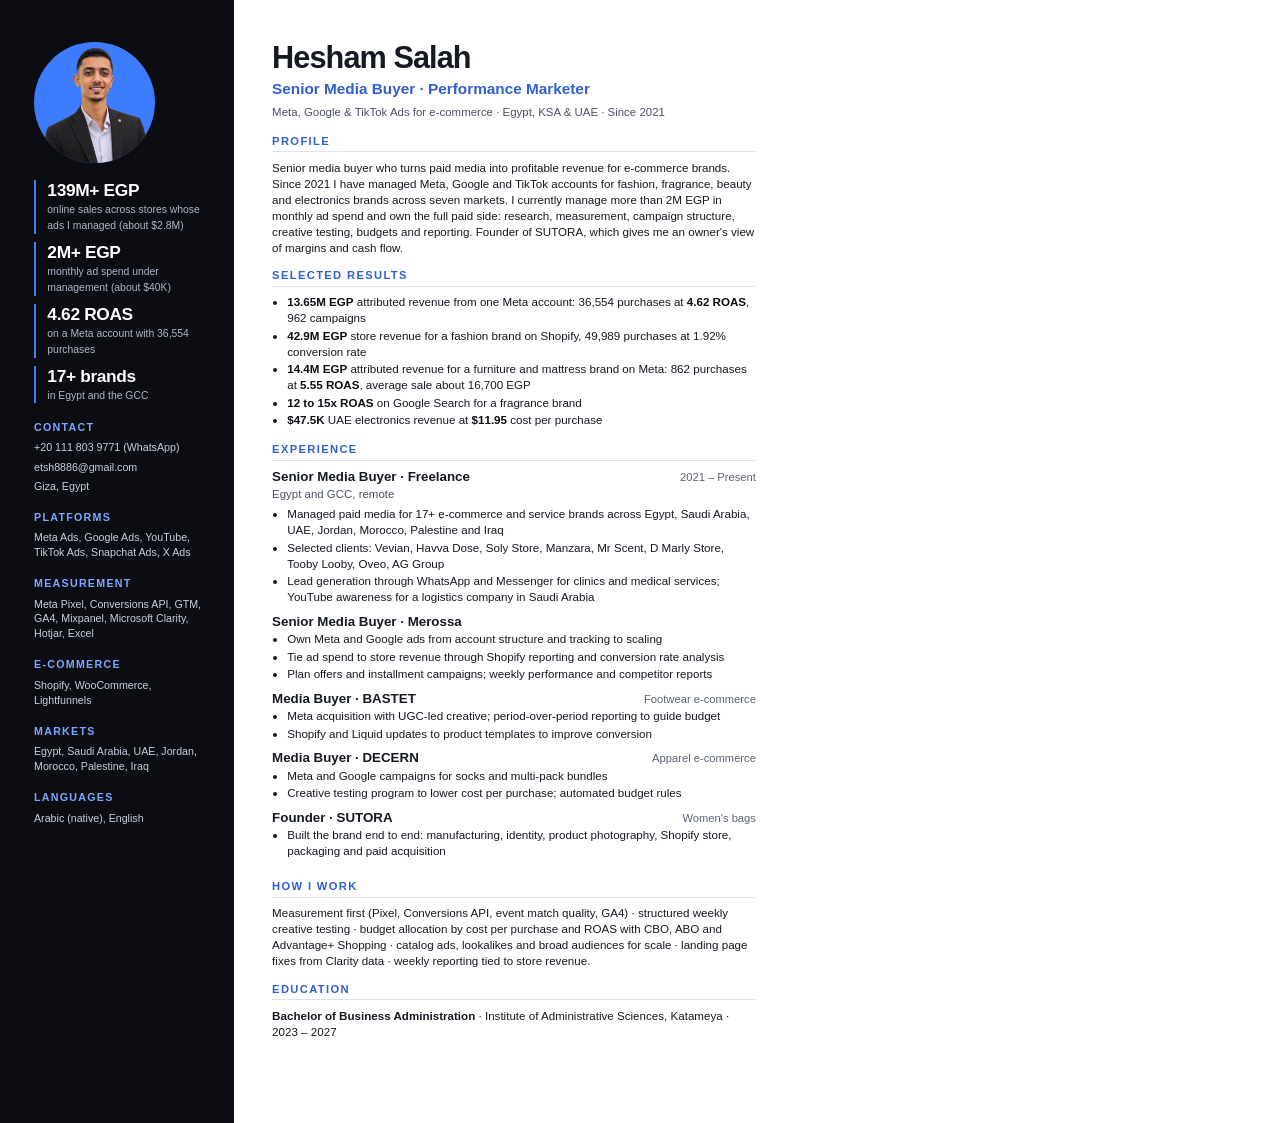
<file: tools/cv.html>
<!doctype html>
<html lang="en"><head><meta charset="utf-8"><title>Hesham Salah - CV</title>
<style>
@page{size:A4;margin:0}
*{box-sizing:border-box}
body{margin:0;font:8.7pt/1.38 "Inter","Carlito",sans-serif;color:#151922}
.page{width:210mm;height:297mm;display:grid;grid-template-columns:62mm 1fr}
aside{background:#0B0D13;color:#E8ECF5;padding:11mm 7mm 8mm 9mm;display:flex;flex-direction:column;gap:4.6mm}
aside img{width:32mm;height:32mm;border-radius:50%;background:#3D7BFF;object-fit:cover;object-position:top}
aside h3{font:700 8pt "Inter",sans-serif;letter-spacing:.12em;text-transform:uppercase;color:#7DA6FF;margin:0 0 2mm}
aside p,aside li{margin:0;font-size:8pt;color:#C7CEDD}
aside ul{list-style:none;margin:0;padding:0;display:grid;gap:1.2mm}
aside b{color:#fff}
.kpi{display:grid;gap:2.2mm}
.kpi div{border-left:2px solid #3D7BFF;padding-left:3mm}
.kpi strong{display:block;font:800 13pt "Inter Display","Inter",sans-serif;color:#fff;letter-spacing:-.02em}
.kpi span{font-size:7.8pt;color:#AEB5C5}
main{padding:11mm 10mm 8mm 10mm;display:flex;flex-direction:column;gap:3.6mm}
h1{font:800 23pt/1 "Inter Display","Inter",sans-serif;margin:0;letter-spacing:-.03em}
.role{font:600 11.5pt "Inter",sans-serif;color:#2F5FD0;margin-top:2mm}
.contact{font-size:8.6pt;color:#4A5262;margin-top:2mm}
h2{font:700 8.4pt "Inter",sans-serif;letter-spacing:.12em;text-transform:uppercase;color:#2F5FD0;margin:0 0 2mm;border-bottom:1px solid #DCE2EE;padding-bottom:1.2mm}
p{margin:0}
ul{margin:0;padding-left:4mm}
li{margin-bottom:.4mm}
.job{margin-bottom:2mm}
.job .h{display:flex;justify-content:space-between;gap:4mm;align-items:baseline}
.job b{font-size:10pt}
.job .d{font-size:8.4pt;color:#5B6475;white-space:nowrap}
.job .c{font-size:8.6pt;color:#4A5262;margin-bottom:1mm}
.res li b{color:#0B0D13}
</style></head><body>
<div class="page">
<aside>
  <img src="../images/hesham-salah.webp" alt="">
  <div class="kpi">
    <div><strong>139M+ EGP</strong><span>online sales across stores whose ads I managed (about $2.8M)</span></div>
    <div><strong>2M+ EGP</strong><span>monthly ad spend under management (about $40K)</span></div>
    <div><strong>4.62 ROAS</strong><span>on a Meta account with 36,554 purchases</span></div>
    <div><strong>17+ brands</strong><span>in Egypt and the GCC</span></div>
  </div>
  <div><h3>Contact</h3><ul><li>+20 111 803 9771 (WhatsApp)</li><li>etsh8886@gmail.com</li><li>Giza, Egypt</li></ul></div>
  <div><h3>Platforms</h3><p>Meta Ads, Google Ads, YouTube, TikTok Ads, Snapchat Ads, X Ads</p></div>
  <div><h3>Measurement</h3><p>Meta Pixel, Conversions API, GTM, GA4, Mixpanel, Microsoft Clarity, Hotjar, Excel</p></div>
  <div><h3>E-commerce</h3><p>Shopify, WooCommerce, Lightfunnels</p></div>
  <div><h3>Markets</h3><p>Egypt, Saudi Arabia, UAE, Jordan, Morocco, Palestine, Iraq</p></div>
  <div><h3>Languages</h3><p>Arabic (native), English</p></div>
</aside>
<main>
  <header>
    <h1>Hesham Salah</h1>
    <div class="role">Senior Media Buyer · Performance Marketer</div>
    <div class="contact">Meta, Google &amp; TikTok Ads for e-commerce · Egypt, KSA &amp; UAE · Since 2021</div>
  </header>
  <section><h2>Profile</h2>
    <p>Senior media buyer who turns paid media into profitable revenue for e-commerce brands. Since 2021 I have managed Meta, Google and TikTok accounts for fashion, fragrance, beauty and electronics brands across seven markets. I currently manage more than 2M EGP in monthly ad spend and own the full paid side: research, measurement, campaign structure, creative testing, budgets and reporting. Founder of SUTORA, which gives me an owner's view of margins and cash flow.</p>
  </section>
  <section class="res"><h2>Selected results</h2><ul>
    <li><b>13.65M EGP</b> attributed revenue from one Meta account: 36,554 purchases at <b>4.62 ROAS</b>, 962 campaigns</li>
    <li><b>42.9M EGP</b> store revenue for a fashion brand on Shopify, 49,989 purchases at 1.92% conversion rate</li>
    <li><b>14.4M EGP</b> attributed revenue for a furniture and mattress brand on Meta: 862 purchases at <b>5.55 ROAS</b>, average sale about 16,700 EGP</li>
    <li><b>12 to 15x ROAS</b> on Google Search for a fragrance brand</li>
    <li><b>$47.5K</b> UAE electronics revenue at <b>$11.95</b> cost per purchase</li>
  </ul></section>
  <section><h2>Experience</h2>
    <div class="job"><div class="h"><b>Senior Media Buyer · Freelance</b><span class="d">2021 – Present</span></div><div class="c">Egypt and GCC, remote</div><ul>
      <li>Managed paid media for 17+ e-commerce and service brands across Egypt, Saudi Arabia, UAE, Jordan, Morocco, Palestine and Iraq</li>
      <li>Selected clients: Vevian, Havva Dose, Soly Store, Manzara, Mr Scent, D Marly Store, Tooby Looby, Oveo, AG Group</li>
      <li>Lead generation through WhatsApp and Messenger for clinics and medical services; YouTube awareness for a logistics company in Saudi Arabia</li></ul></div>
    <div class="job"><div class="h"><b>Senior Media Buyer · Merossa</b></div><ul>
      <li>Own Meta and Google ads from account structure and tracking to scaling</li>
      <li>Tie ad spend to store revenue through Shopify reporting and conversion rate analysis</li>
      <li>Plan offers and installment campaigns; weekly performance and competitor reports</li></ul></div>
    <div class="job"><div class="h"><b>Media Buyer · BASTET</b> <span class="d">Footwear e-commerce</span></div><ul>
      <li>Meta acquisition with UGC-led creative; period-over-period reporting to guide budget</li>
      <li>Shopify and Liquid updates to product templates to improve conversion</li></ul></div>
    <div class="job"><div class="h"><b>Media Buyer · DECERN</b> <span class="d">Apparel e-commerce</span></div><ul>
      <li>Meta and Google campaigns for socks and multi-pack bundles</li>
      <li>Creative testing program to lower cost per purchase; automated budget rules</li></ul></div>
    <div class="job"><div class="h"><b>Founder · SUTORA</b> <span class="d">Women's bags</span></div><ul>
      <li>Built the brand end to end: manufacturing, identity, product photography, Shopify store, packaging and paid acquisition</li></ul></div>
  </section>
  <section><h2>How I work</h2>
    <p>Measurement first (Pixel, Conversions API, event match quality, GA4) · structured weekly creative testing · budget allocation by cost per purchase and ROAS with CBO, ABO and Advantage+ Shopping · catalog ads, lookalikes and broad audiences for scale · landing page fixes from Clarity data · weekly reporting tied to store revenue.</p>
  </section>
  <section><h2>Education</h2>
    <p><b>Bachelor of Business Administration</b> · Institute of Administrative Sciences, Katameya · 2023 – 2027</p>
  </section>
</main>
</div>
</body></html>
</file>
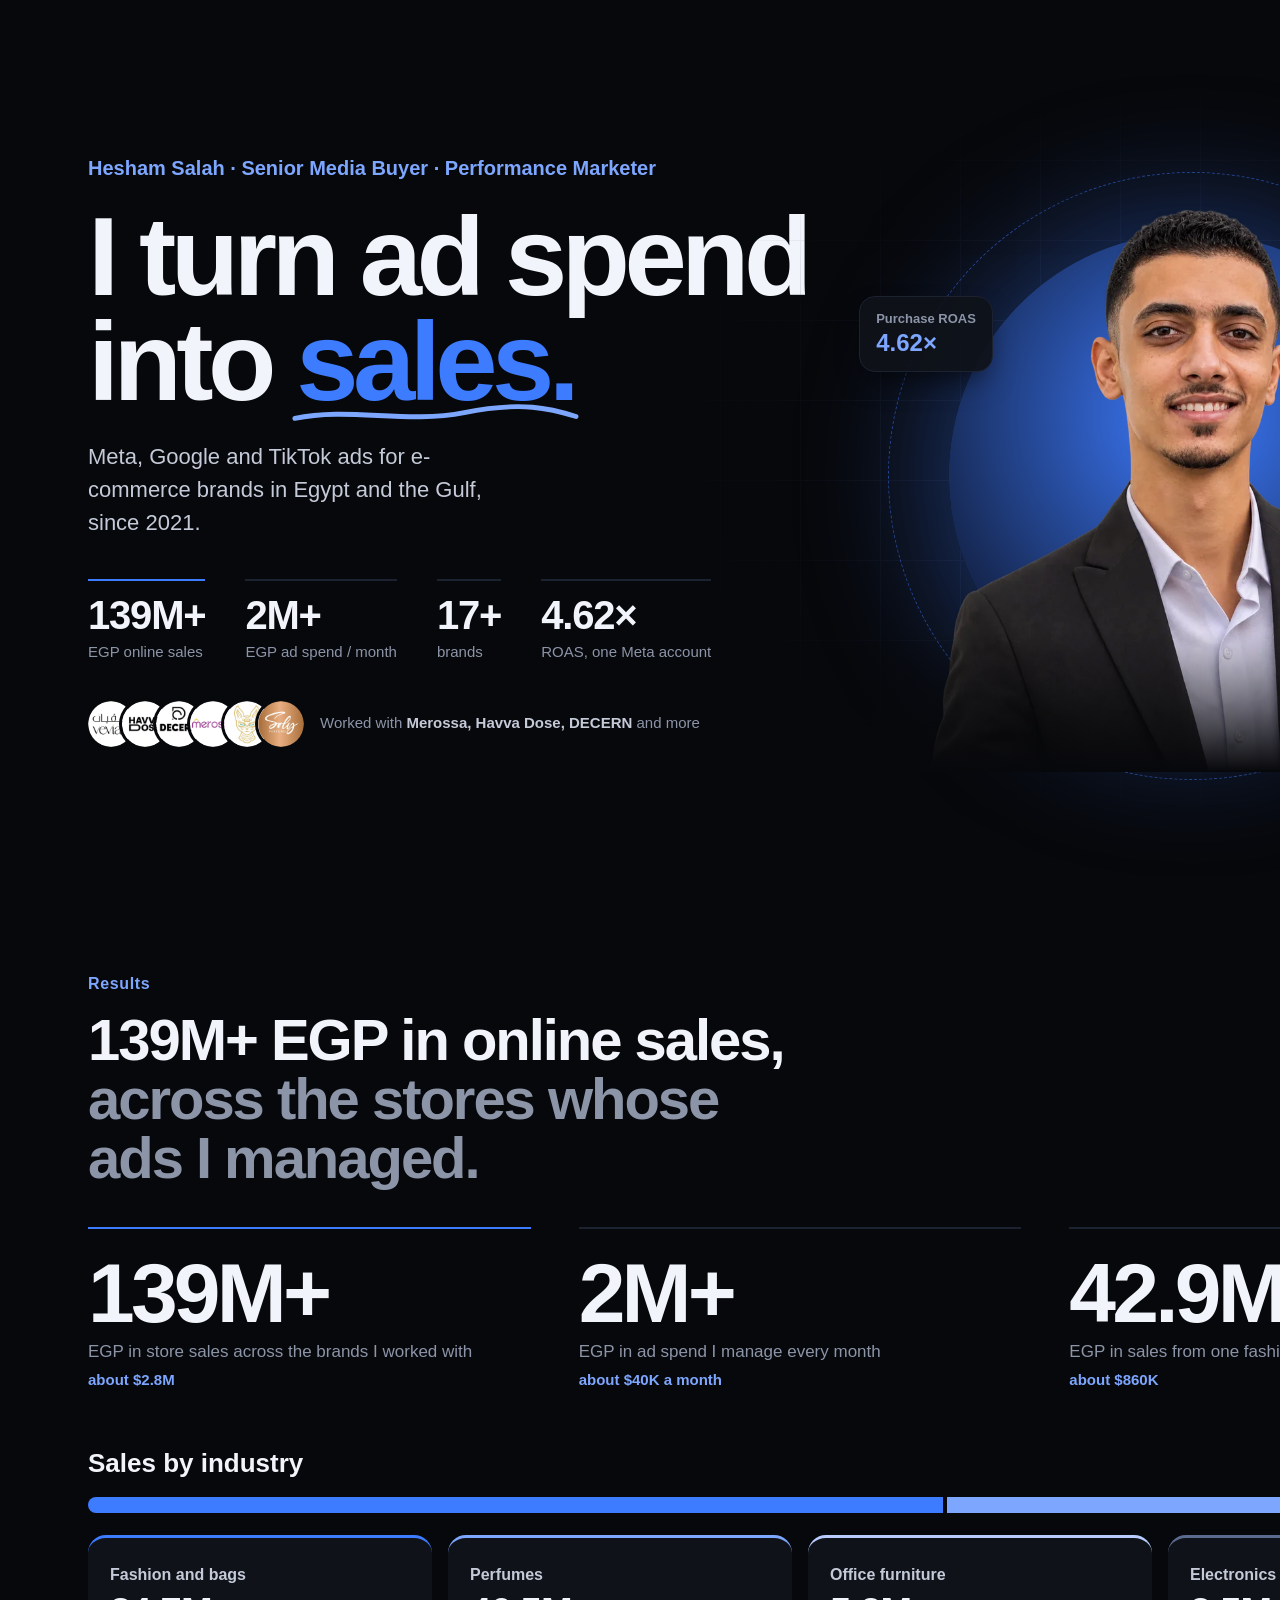
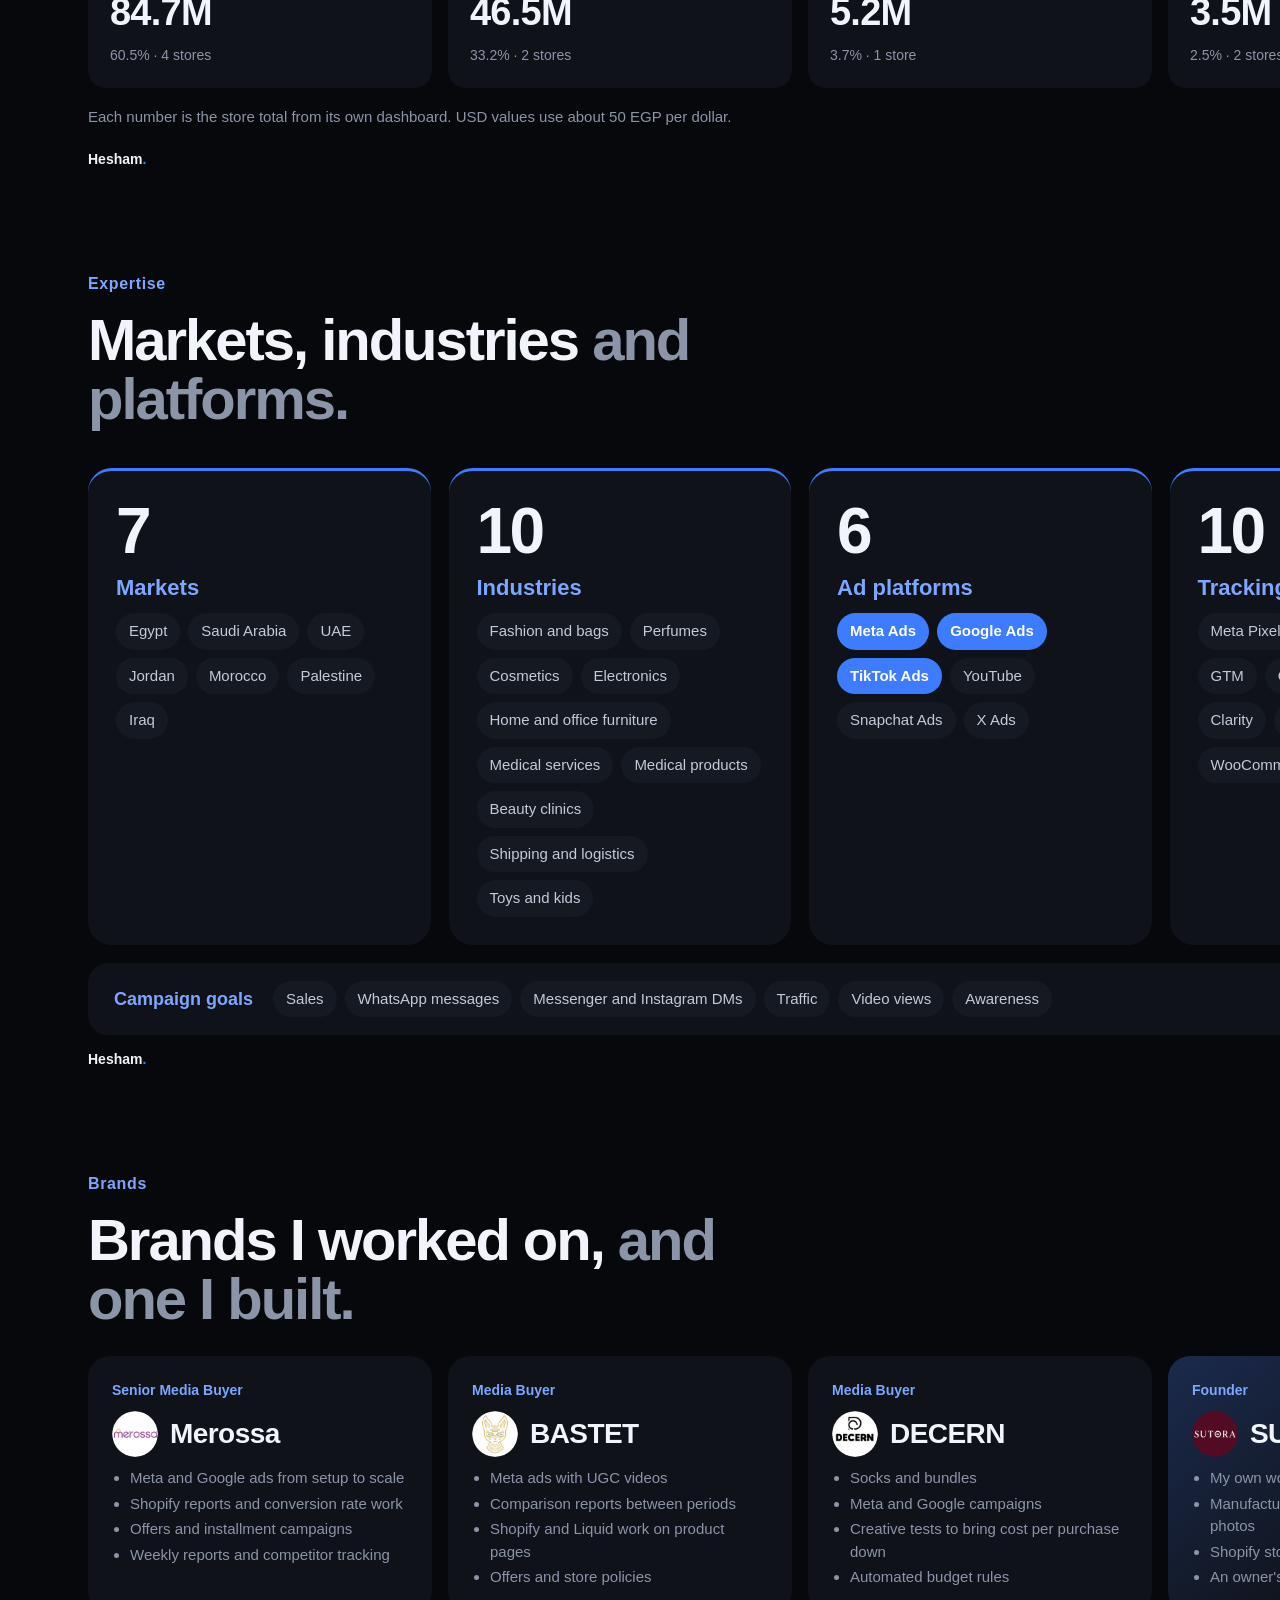
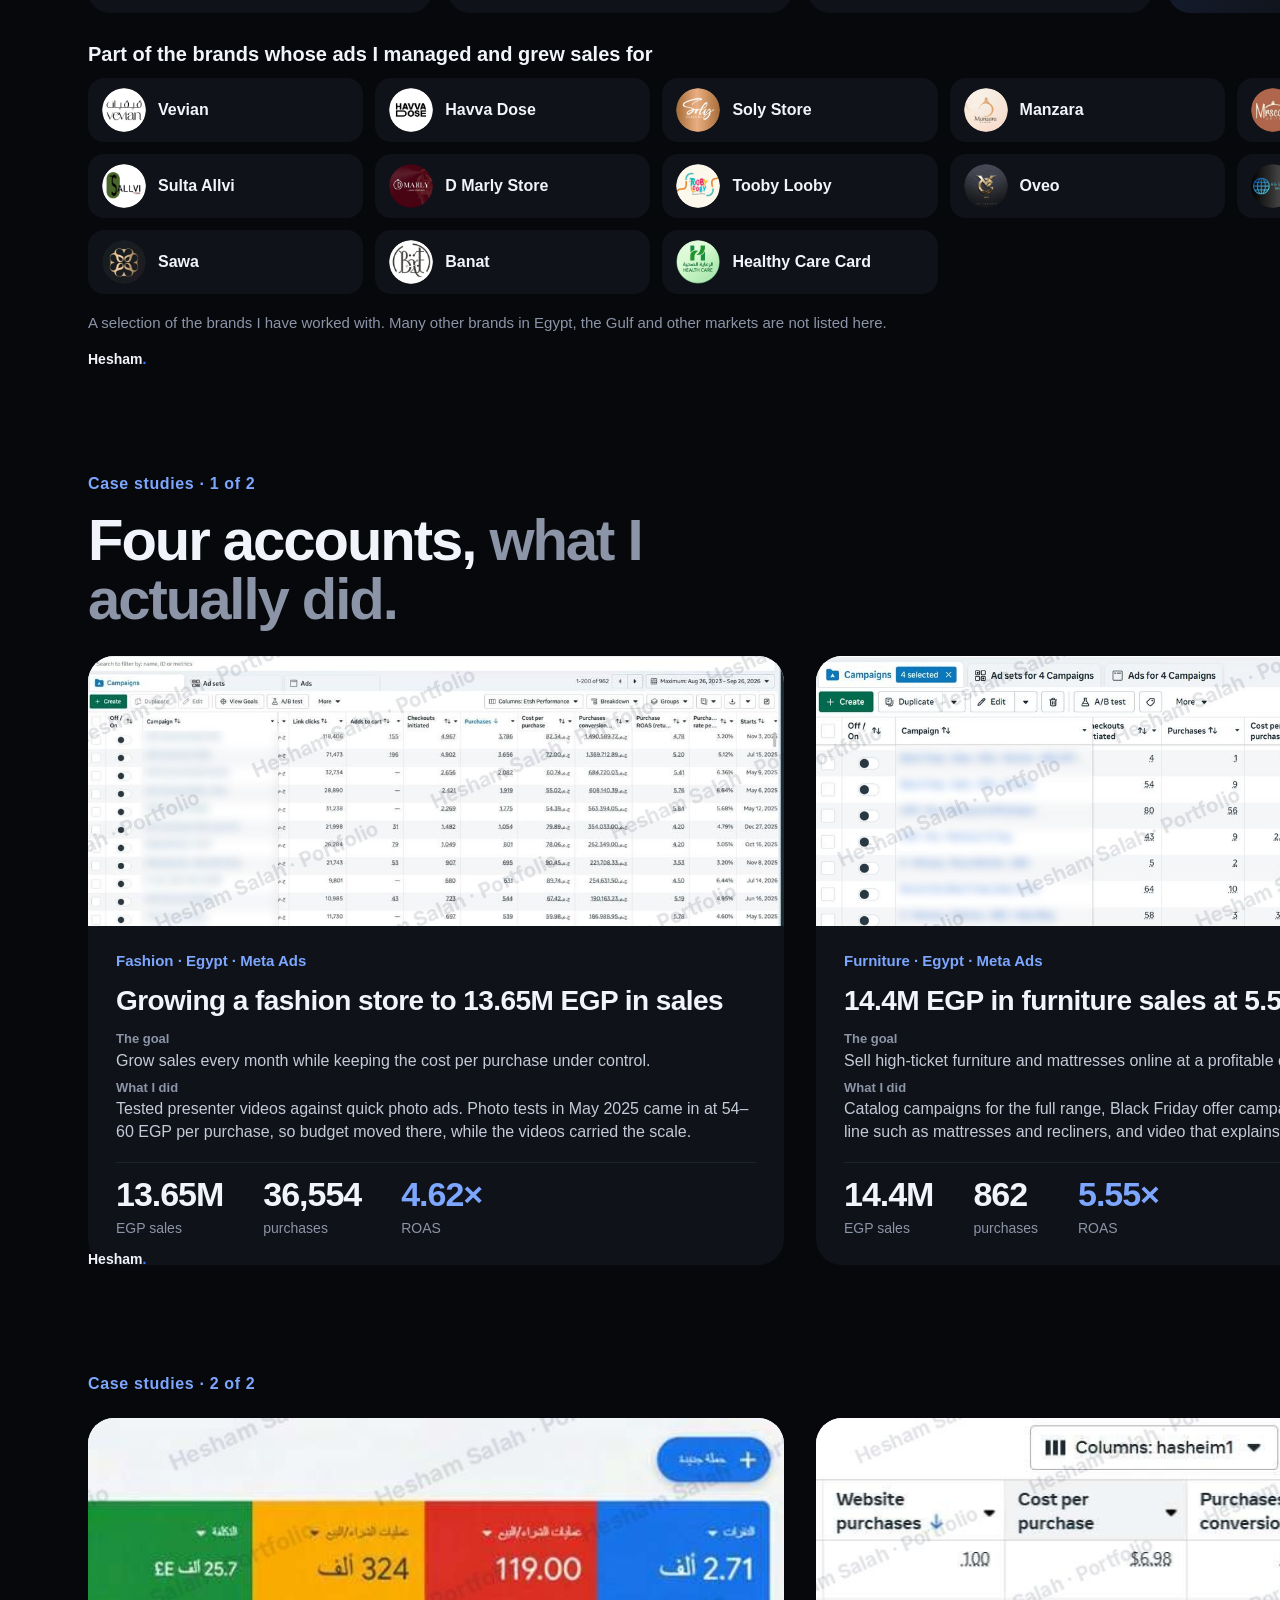
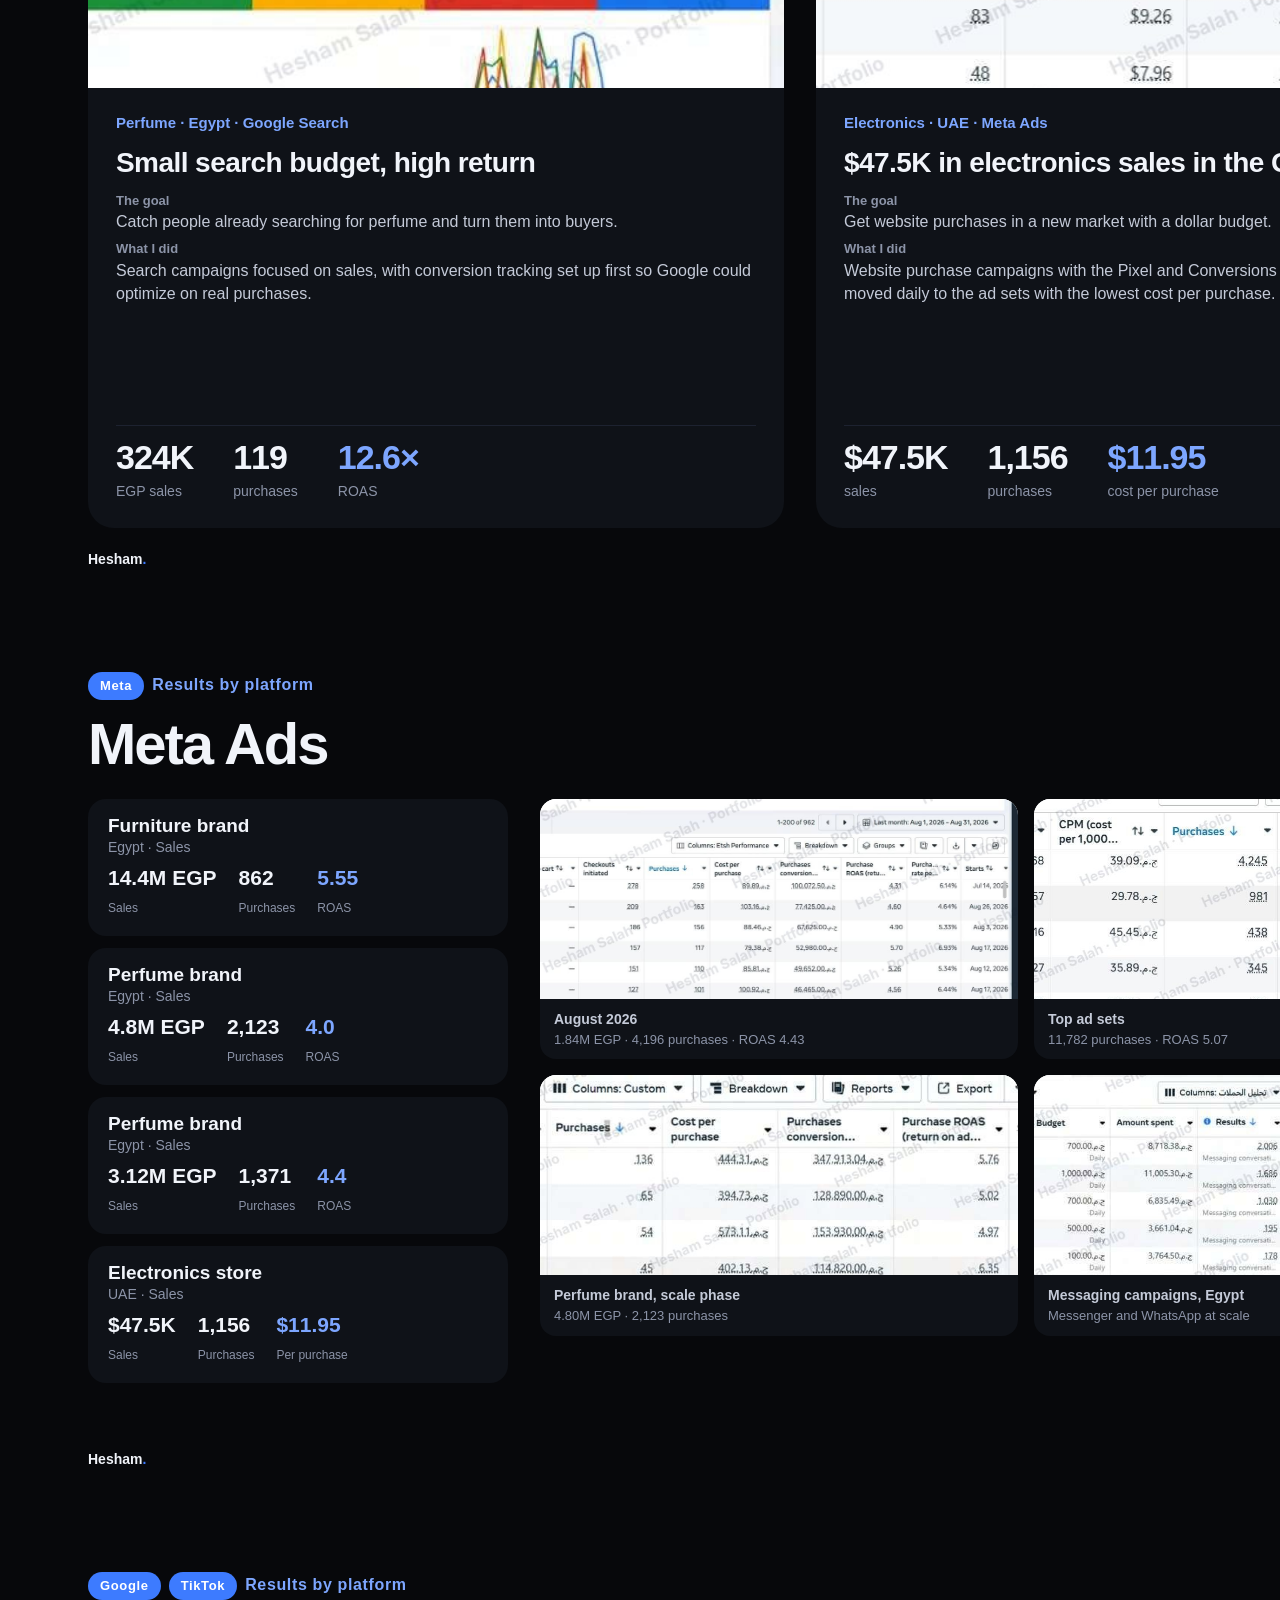
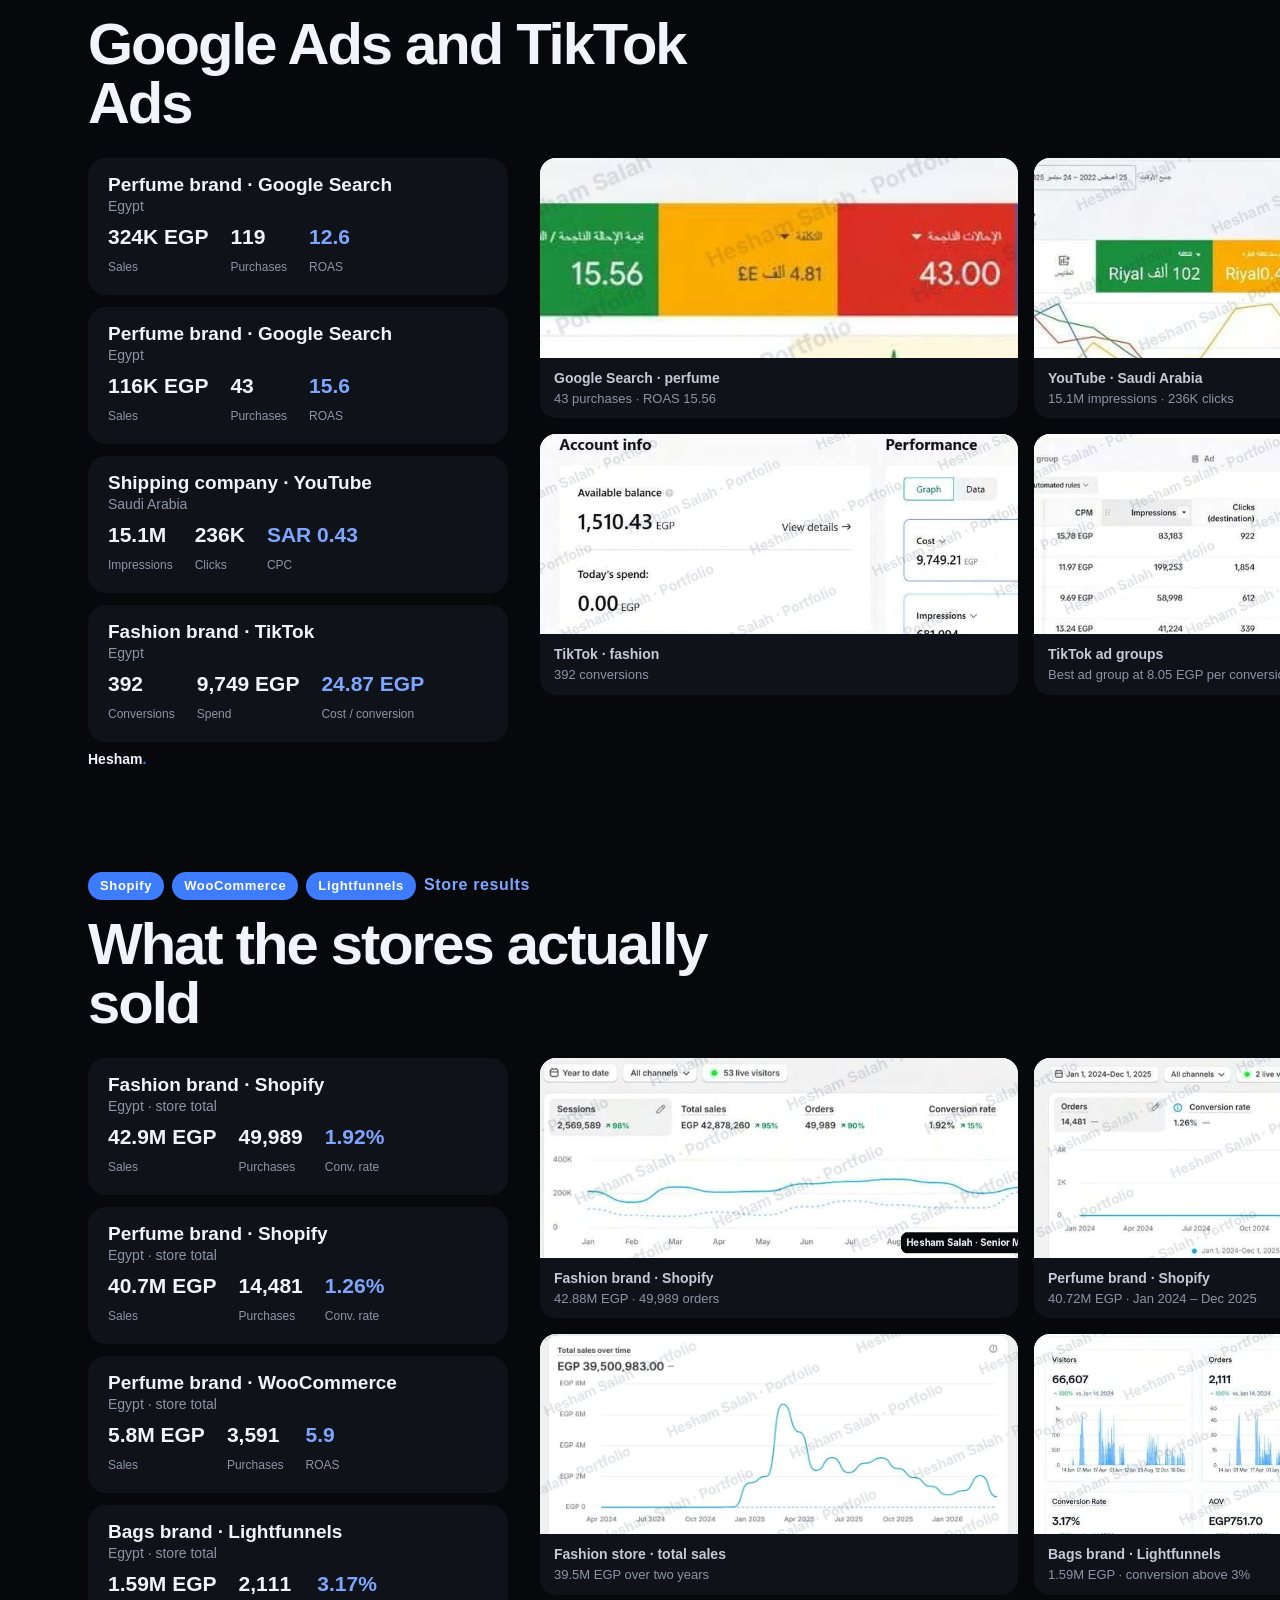
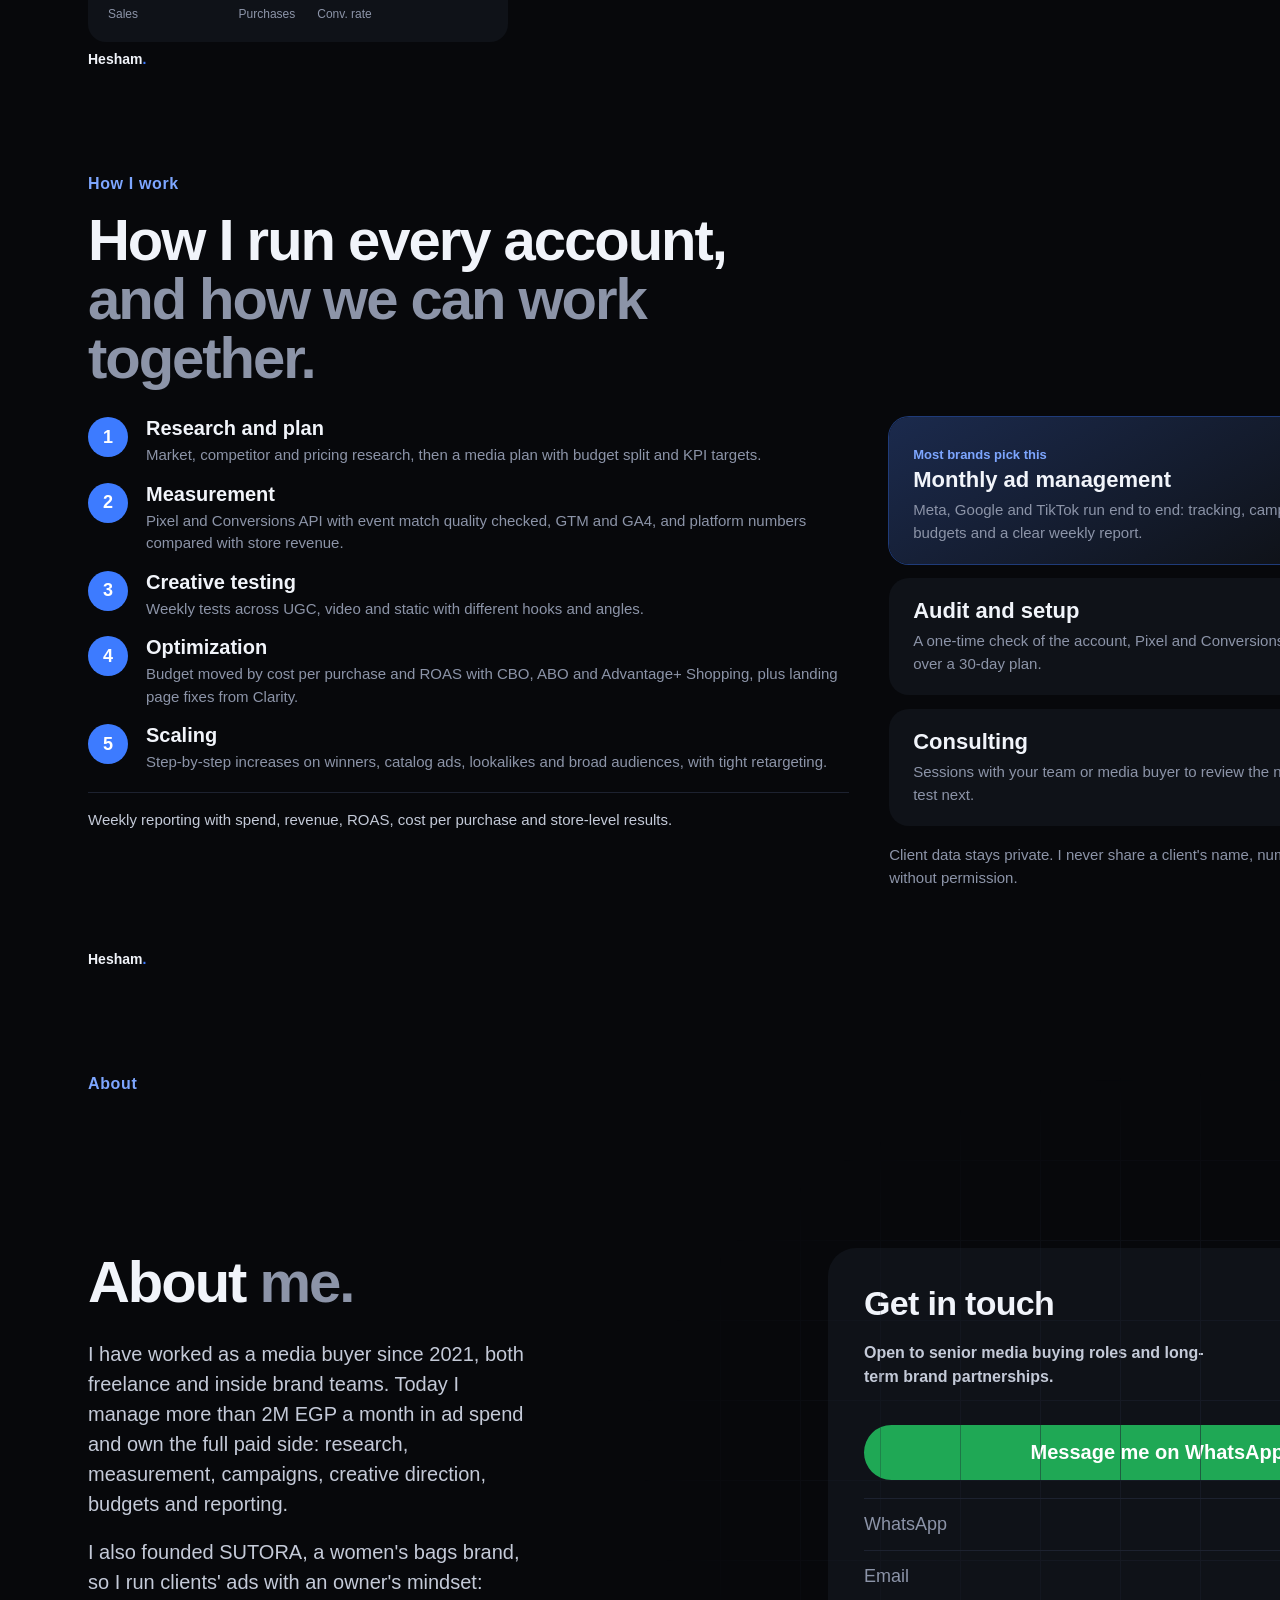
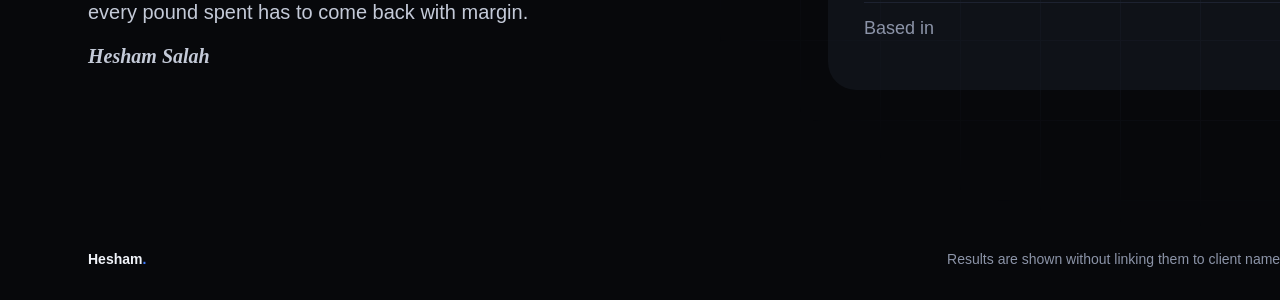
<file: tools/portfolio-pdf.html>
<!doctype html>
<html lang="en"><head><meta charset="utf-8"><title>Hesham Salah · Portfolio</title>
<style>
@page{size:1600px 900px;margin:0}
:root{--bg:#07080B;--bg2:#0F1218;--bg3:#151922;--line:#1D2230;--text:#F1F4FA;--soft:#C4CAD8;--muted:#8C94A8;--accent:#3D7BFF;--accent-2:#7DA6FF;--wa:#1FA855;
--fd:"Inter Display","Inter",sans-serif;--fb:"Inter",sans-serif}
*{box-sizing:border-box}
html,body{margin:0;background:var(--bg);color:var(--text);font:20px/1.5 var(--fb);-webkit-print-color-adjust:exact;print-color-adjust:exact}
.page{width:1600px;height:900px;position:relative;overflow:hidden;padding:72px 88px;page-break-after:always;break-after:page;display:flex;flex-direction:column}
.page:last-child{page-break-after:auto}
.grid-bg{position:absolute;inset:0;background-image:linear-gradient(var(--line) 1px,transparent 1px),linear-gradient(90deg,var(--line) 1px,transparent 1px);background-size:80px 80px;-webkit-mask-image:radial-gradient(ellipse 50% 60% at 75% 50%,#000 10%,transparent 70%);opacity:.55}
.foot{position:absolute;left:88px;right:88px;bottom:30px;display:flex;justify-content:space-between;font-size:14px;color:var(--muted)}
.foot b{color:var(--text);font-weight:800}.foot b em{color:var(--accent);font-style:normal}
.eyebrow{font-size:16px;font-weight:700;color:var(--accent-2);letter-spacing:.04em;margin-bottom:14px}
h1,h2,h3{margin:0}
.title{font:900 58px/1.02 var(--fd);letter-spacing:-.035em;max-width:22ch;margin-bottom:40px}
.title em{font-style:normal;color:var(--muted)}
p{margin:0}

/* cover */
.cover{display:grid;grid-template-columns:1.05fr .95fr;gap:20px;align-items:center;height:100%}
.cover .who{font-size:20px;font-weight:700;color:var(--accent-2)}
.cover h1{font:900 112px/.93 var(--fd);letter-spacing:-.05em;margin:22px 0 26px}
.cover h1 span{color:var(--accent);position:relative}
.cover h1 svg{position:absolute;left:-2%;bottom:-.04em;width:104%;height:.26em;overflow:visible}
.cover h1 path{fill:none;stroke:var(--accent-2);stroke-width:5;stroke-linecap:round}
.cover .sub{font-size:22px;color:var(--soft);max-width:34ch}
.kpis{display:flex;gap:40px;margin-top:40px}
.kpis div{border-top:2px solid var(--line);padding-top:14px}
.kpis div:first-child{border-top-color:var(--accent)}
.kpis b{display:block;font:900 40px/1 var(--fd);letter-spacing:-.03em}
.kpis span{font-size:15px;color:var(--muted)}
.stage{position:relative;width:640px;height:640px;justify-self:end}
.disc{position:absolute;left:50%;top:54%;width:76%;aspect-ratio:1;border-radius:50%;transform:translate(-50%,-50%);background:radial-gradient(circle at 50% 38%,var(--accent),#14244a 72%);box-shadow:0 0 140px 10px rgba(61,123,255,.45)}
.ring{position:absolute;left:50%;top:54%;width:95%;aspect-ratio:1;border-radius:50%;border:1.5px dashed rgba(61,123,255,.5);transform:translate(-50%,-50%)}
.stage img.me{position:absolute;left:4%;bottom:0;width:92%}
.fade{position:absolute;left:0;right:0;bottom:-2px;height:22%;background:linear-gradient(transparent,var(--bg))}
.chip{position:absolute;background:rgba(15,18,24,.92);border:1px solid var(--line);border-radius:16px;padding:12px 16px;box-shadow:0 14px 30px -10px rgba(0,0,0,.7)}
.chip small{display:block;font-size:13px;color:var(--muted);font-weight:600}
.chip b{font:800 24px var(--fb)}.chip b em{font-style:normal;color:var(--accent-2)}
.c1{left:-2%;top:26%}.c2{right:-1%;top:12%}.c3{right:2%;bottom:22%}
.logos-row{display:flex;align-items:center;gap:16px;margin-top:36px}
.logos-row .av{display:flex;padding-left:12px}
.logos-row .av img{width:46px;height:46px;border-radius:50%;margin-left:-12px;box-shadow:0 0 0 3px var(--bg)}
.logos-row span{font-size:15px;color:var(--muted)}.logos-row b{color:var(--soft)}

/* numbers */
.stats{display:grid;grid-template-columns:repeat(3,1fr);gap:48px;margin-bottom:56px}
.stats div{border-top:2px solid var(--line);padding-top:22px}
.stats div:first-child{border-top-color:var(--accent)}
.stats b{display:block;font:900 84px/1 var(--fd);letter-spacing:-.045em}
.stats span{font-size:17px;color:var(--muted)}
.stats small{display:block;color:var(--accent-2);font-weight:700;font-size:15px;margin-top:4px}
.h3{font:800 26px var(--fd);margin-bottom:18px}
.bar{display:flex;height:16px;border-radius:8px;overflow:hidden;gap:4px;margin-bottom:22px}
.bar i{display:block}
.ind{display:grid;grid-template-columns:repeat(4,1fr);gap:16px}
.ind div{background:var(--bg2);border-radius:18px;padding:20px 22px;border-top:3px solid}
.ind span{font-size:16px;color:var(--soft);font-weight:600}
.ind b{display:block;font:900 38px/1.1 var(--fd);letter-spacing:-.02em;margin:4px 0}
.ind small{font-size:14px;color:var(--muted)}
.note{font-size:15px;color:var(--muted);margin-top:18px}

/* expertise */
.reach{display:grid;grid-template-columns:repeat(4,1fr);gap:18px;flex:1}
.rc{background:var(--bg2);border-radius:24px;padding:28px;border-top:3px solid var(--accent);display:flex;flex-direction:column;gap:12px}
.rc .big{font:900 64px/1 var(--fd);letter-spacing:-.04em}
.rc h3{font:800 22px var(--fd);color:var(--accent-2)}
.tags{display:flex;flex-wrap:wrap;gap:8px}
.tags span{font-size:15px;padding:7px 13px;border-radius:999px;background:var(--bg3);color:var(--soft)}
.tags span.hl{background:var(--accent);color:#fff;font-weight:700}
.goals{margin-top:18px;background:var(--bg2);border-radius:20px;padding:18px 26px;display:flex;align-items:center;gap:20px}
.goals h3{font:800 18px var(--fd);color:var(--accent-2);white-space:nowrap}

/* brands */
.bcards{display:grid;grid-template-columns:repeat(4,1fr);gap:16px;margin-bottom:30px}
.bc{background:var(--bg2);border-radius:22px;padding:24px;display:flex;flex-direction:column;gap:10px}
.bc.f{background:linear-gradient(140deg,#1b2a4d,var(--bg2) 70%)}
.bc .role{font-size:14px;font-weight:700;color:var(--accent-2)}
.bc h3{display:flex;align-items:center;gap:12px;font:900 28px var(--fd);letter-spacing:-.02em}
.bc h3 img{width:46px;height:46px;border-radius:50%}
.bc ul{margin:0;padding-left:18px;color:var(--muted);font-size:15px;display:grid;gap:3px}
.blist{display:grid;grid-template-columns:repeat(5,1fr);gap:12px}
.blist div{display:flex;align-items:center;gap:12px;background:var(--bg2);border-radius:16px;padding:10px 14px;font-weight:700;font-size:16px}
.blist img{width:44px;height:44px;border-radius:50%}

/* cases */
.cases{display:grid;grid-template-columns:1fr 1fr;gap:32px;flex:1}
.case{background:var(--bg2);border-radius:26px;overflow:hidden;display:flex;flex-direction:column}
.case .shot{height:270px;background:#fff;overflow:hidden}
.case .shot img{width:100%;height:100%;object-fit:cover;object-position:top left}
.case .body{padding:24px 28px;display:flex;flex-direction:column;gap:12px;flex:1}
.case .meta{font-size:15px;font-weight:700;color:var(--accent-2)}
.case h3{font:800 28px/1.15 var(--fd);letter-spacing:-.02em}
.case dt{font-size:13px;font-weight:700;color:var(--muted)}
.case dd{margin:0 0 6px;color:var(--soft);font-size:16px;line-height:1.45}
.case dl{margin:0}
.res{display:flex;gap:40px;margin-top:auto;padding-top:14px;border-top:1px solid var(--line)}
.res b{display:block;font:900 34px/1 var(--fd);letter-spacing:-.03em}
.res div:last-child b{color:var(--accent-2)}
.res span{font-size:14px;color:var(--muted)}

/* platform pages */
.pf{display:grid;grid-template-columns:420px 1fr;gap:32px;flex:1;min-height:0}
.pcards{display:flex;flex-direction:column;gap:12px}
.pc{background:var(--bg2);border-radius:18px;padding:16px 20px}
.pc h3{font:800 19px var(--fd)}.pc p{font-size:14px;color:var(--muted)}
.pc .figs{display:flex;gap:22px;margin-top:8px}
.pc .figs b{display:block;font:800 21px var(--fd)}.pc .figs div:last-child b{color:var(--accent-2)}
.pc .figs span{font-size:12px;color:var(--muted)}
.shots{display:grid;grid-template-columns:1fr 1fr;gap:16px;align-content:start}
.shots figure{margin:0;background:var(--bg2);border-radius:16px;overflow:hidden}
.shots img{display:block;width:100%;height:200px;object-fit:cover;object-position:top left;background:#fff}
.shots figcaption{padding:10px 14px;font-size:14px;color:var(--soft);font-weight:600}
.shots figcaption span{display:block;font-weight:400;color:var(--muted);font-size:13px}
.tagp{display:inline-block;font-size:13px;font-weight:800;color:#fff;background:var(--accent);border-radius:999px;padding:4px 12px;margin-right:8px}

/* method + services */
.two{display:grid;grid-template-columns:1.1fr .9fr;gap:40px;flex:1}
.steps{display:flex;flex-direction:column;gap:16px;margin:0;padding:0;list-style:none;counter-reset:s}
.steps li{display:grid;grid-template-columns:44px 1fr;gap:4px 14px;counter-increment:s}
.steps li::before{content:counter(s);grid-row:span 2;width:40px;height:40px;border-radius:50%;background:var(--accent);color:#fff;font:800 18px var(--fd);display:grid;place-items:center}
.steps h3{font:800 20px var(--fd)}.steps p{font-size:15px;color:var(--muted)}
.rep{margin-top:18px;padding-top:16px;border-top:1px solid var(--line);font-size:15px;color:var(--soft)}
.svc{display:flex;flex-direction:column;gap:14px}
.sv{background:var(--bg2);border-radius:20px;padding:20px 24px}
.sv.main{background:linear-gradient(150deg,#1b2a4d,var(--bg2) 75%);box-shadow:0 0 0 1px rgba(61,123,255,.45)}
.sv h3{font:800 22px var(--fd);margin-bottom:6px}.sv p{font-size:15px;color:var(--muted)}
.sv small{font-size:13px;font-weight:700;color:var(--accent-2)}

/* about + contact */
.about{display:grid;grid-template-columns:1fr 1fr;gap:56px;align-items:center;flex:1}
.about p{font-size:20px;color:var(--soft);margin-bottom:18px;max-width:40ch}
.sign{font:italic 700 34px Georgia,serif;color:var(--accent-2)}
.ct{background:var(--bg2);border-radius:28px;padding:36px;display:flex;flex-direction:column;gap:18px}
.ct h3{font:900 34px var(--fd);letter-spacing:-.02em}
.ct .wa{display:flex;align-items:center;justify-content:center;gap:10px;background:var(--wa);color:#fff;font:800 20px var(--fb);border-radius:999px;padding:16px;text-decoration:none}
.ct dl{margin:0}
.ct dl div{display:flex;justify-content:space-between;padding:12px 0;border-top:1px solid var(--line);font-size:18px}
.ct dt{color:var(--muted)}.ct dd{margin:0;font-weight:700}
.ct .open{font-size:16px;color:var(--soft);font-weight:600}
</style></head><body>

<!-- 1 cover -->
<section class="page">
  <div class="grid-bg"></div>
  <div class="cover">
    <div>
      <div class="who">Hesham Salah · Senior Media Buyer · Performance Marketer</div>
      <h1>I turn ad spend into <span>sales.<svg viewBox="0 0 300 30" preserveAspectRatio="none"><path d="M4 20 C 60 8, 120 26, 180 14 S 270 10, 296 18"/></svg></span></h1>
      <p class="sub">Meta, Google and TikTok ads for e-commerce brands in Egypt and the Gulf, since 2021.</p>
      <div class="kpis">
        <div><b>139M+</b><span>EGP online sales</span></div>
        <div><b>2M+</b><span>EGP ad spend / month</span></div>
        <div><b>17+</b><span>brands</span></div>
        <div><b>4.62×</b><span>ROAS, one Meta account</span></div>
      </div>
      <div class="logos-row"><span class="av"><img src="../images/brands/vevian.png"><img src="../images/brands/havva-dose.png"><img src="../images/brands/decern.png"><img src="../images/brands/merossa.png"><img src="../images/brands/bastet.png"><img src="../images/brands/soly-store.png"></span><span>Worked with <b>Merossa, Havva Dose, DECERN</b> and more</span></div>
    </div>
    <div class="stage">
      <div class="ring"></div><div class="disc"></div>
      <img class="me" src="../images/hesham-salah.webp"><div class="fade"></div>
      <div class="chip c1"><small>Purchase ROAS</small><b><em>4.62×</em></b></div>
      <div class="chip c2"><small>Online sales</small><b>139M+ <em>EGP</em></b></div>
      <div class="chip c3"><small>Ad spend / month</small><b>2M+ <em>EGP</em></b></div>
    </div>
  </div>
</section>

<!-- 2 numbers -->
<section class="page">
  <div class="eyebrow">Results</div>
  <h2 class="title">139M+ EGP in online sales, <em>across the stores whose ads I managed.</em></h2>
  <div class="stats">
    <div><b>139M+</b><span>EGP in store sales across the brands I worked with</span><small>about $2.8M</small></div>
    <div><b>2M+</b><span>EGP in ad spend I manage every month</span><small>about $40K a month</small></div>
    <div><b>42.9M</b><span>EGP in sales from one fashion store</span><small>about $860K</small></div>
  </div>
  <div class="h3">Sales by industry</div>
  <div class="bar"><i style="width:60.5%;background:#3D7BFF"></i><i style="width:33.2%;background:#7DA6FF"></i><i style="width:3.7%;background:#B8CCFF"></i><i style="width:2.5%;background:#5B6B8F"></i></div>
  <div class="ind">
    <div style="border-color:#3D7BFF"><span>Fashion and bags</span><b>84.7M</b><small>60.5% · 4 stores</small></div>
    <div style="border-color:#7DA6FF"><span>Perfumes</span><b>46.5M</b><small>33.2% · 2 stores</small></div>
    <div style="border-color:#B8CCFF"><span>Office furniture</span><b>5.2M</b><small>3.7% · 1 store</small></div>
    <div style="border-color:#5B6B8F"><span>Electronics and cosmetics</span><b>3.5M</b><small>2.5% · 2 stores</small></div>
  </div>
  <p class="note">Each number is the store total from its own dashboard. USD values use about 50 EGP per dollar.</p>
  <div class="foot"><b>Hesham<em>.</em></b><span>Results</span></div>
</section>

<!-- 3 expertise -->
<section class="page">
  <div class="eyebrow">Expertise</div>
  <h2 class="title">Markets, industries <em>and platforms.</em></h2>
  <div class="reach">
    <div class="rc"><b class="big">7</b><h3>Markets</h3><p class="tags"><span>Egypt</span><span>Saudi Arabia</span><span>UAE</span><span>Jordan</span><span>Morocco</span><span>Palestine</span><span>Iraq</span></p></div>
    <div class="rc"><b class="big">10</b><h3>Industries</h3><p class="tags"><span>Fashion and bags</span><span>Perfumes</span><span>Cosmetics</span><span>Electronics</span><span>Home and office furniture</span><span>Medical services</span><span>Medical products</span><span>Beauty clinics</span><span>Shipping and logistics</span><span>Toys and kids</span></p></div>
    <div class="rc"><b class="big">6</b><h3>Ad platforms</h3><p class="tags"><span class="hl">Meta Ads</span><span class="hl">Google Ads</span><span class="hl">TikTok Ads</span><span>YouTube</span><span>Snapchat Ads</span><span>X Ads</span></p></div>
    <div class="rc"><b class="big">10</b><h3>Tracking and stores</h3><p class="tags"><span>Meta Pixel</span><span>Conversions API</span><span>GTM</span><span>GA4</span><span>Mixpanel</span><span>Clarity</span><span>Hotjar</span><span>Shopify</span><span>WooCommerce</span><span>Lightfunnels</span></p></div>
  </div>
  <div class="goals"><h3>Campaign goals</h3><p class="tags"><span>Sales</span><span>WhatsApp messages</span><span>Messenger and Instagram DMs</span><span>Traffic</span><span>Video views</span><span>Awareness</span></p></div>
  <div class="foot"><b>Hesham<em>.</em></b><span>Expertise</span></div>
</section>

<!-- 4 brands -->
<section class="page">
  <div class="eyebrow">Brands</div>
  <h2 class="title" style="margin-bottom:28px">Brands I worked on, <em>and one I built.</em></h2>
  <div class="bcards">
    <div class="bc"><span class="role">Senior Media Buyer</span><h3><img src="../images/brands/merossa.png">Merossa</h3><ul><li>Meta and Google ads from setup to scale</li><li>Shopify reports and conversion rate work</li><li>Offers and installment campaigns</li><li>Weekly reports and competitor tracking</li></ul></div>
    <div class="bc"><span class="role">Media Buyer</span><h3><img src="../images/brands/bastet.png">BASTET</h3><ul><li>Meta ads with UGC videos</li><li>Comparison reports between periods</li><li>Shopify and Liquid work on product pages</li><li>Offers and store policies</li></ul></div>
    <div class="bc"><span class="role">Media Buyer</span><h3><img src="../images/brands/decern.png">DECERN</h3><ul><li>Socks and bundles</li><li>Meta and Google campaigns</li><li>Creative tests to bring cost per purchase down</li><li>Automated budget rules</li></ul></div>
    <div class="bc f"><span class="role">Founder</span><h3><img src="../images/brands/sutora.png">SUTORA</h3><ul><li>My own women's bags brand</li><li>Manufacturing, branding and product photos</li><li>Shopify store and packaging</li><li>An owner's view of margins and cash flow</li></ul></div>
  </div>
  <div class="h3" style="font-size:20px;margin-bottom:12px">Part of the brands whose ads I managed and grew sales for</div>
  <div class="blist">
    <div><img src="../images/brands/vevian.png">Vevian</div><div><img src="../images/brands/havva-dose.png">Havva Dose</div><div><img src="../images/brands/soly-store.png">Soly Store</div><div><img src="../images/brands/manzara.png">Manzara</div><div><img src="../images/brands/mr-scent.png">Mr Scent</div>
    <div><img src="../images/brands/sulta-allvi.png">Sulta Allvi</div><div><img src="../images/brands/d-marly-store.png">D Marly Store</div><div><img src="../images/brands/tooby-looby.png">Tooby Looby</div><div><img src="../images/brands/oveo.png">Oveo</div><div><img src="../images/brands/ag-group.png">AG Group</div>
    <div><img src="../images/brands/sawa.png">Sawa</div><div><img src="../images/brands/banat.png">Banat</div><div><img src="../images/brands/healthy-care-card.png">Healthy Care Card</div>
  </div>
  <p class="note">A selection of the brands I have worked with. Many other brands in Egypt, the Gulf and other markets are not listed here.</p>
  <div class="foot"><b>Hesham<em>.</em></b><span>Brands</span></div>
</section>

<!-- 5 cases 1-2 -->
<section class="page">
  <div class="eyebrow">Case studies · 1 of 2</div>
  <h2 class="title" style="margin-bottom:28px">Four accounts, <em>what I actually did.</em></h2>
  <div class="cases">
    <div class="case"><div class="shot"><img src="../images/proof/01-meta-whole-account-lifetime.jpg"></div><div class="body">
      <p class="meta">Fashion · Egypt · Meta Ads</p><h3>Growing a fashion store to 13.65M EGP in sales</h3>
      <dl><dt>The goal</dt><dd>Grow sales every month while keeping the cost per purchase under control.</dd><dt>What I did</dt><dd>Tested presenter videos against quick photo ads. Photo tests in May 2025 came in at 54–60 EGP per purchase, so budget moved there, while the videos carried the scale.</dd></dl>
      <div class="res"><div><b>13.65M</b><span>EGP sales</span></div><div><b>36,554</b><span>purchases</span></div><div><b>4.62×</b><span>ROAS</span></div></div></div></div>
    <div class="case"><div class="shot"><img src="../images/proof/31-furniture-brand-meta.jpg"></div><div class="body">
      <p class="meta">Furniture · Egypt · Meta Ads</p><h3>14.4M EGP in furniture sales at 5.55 ROAS</h3>
      <dl><dt>The goal</dt><dd>Sell high-ticket furniture and mattresses online at a profitable cost per purchase.</dd><dt>What I did</dt><dd>Catalog campaigns for the full range, Black Friday offer campaigns, ABO tests per product line such as mattresses and recliners, and video that explains the product.</dd></dl>
      <div class="res"><div><b>14.4M</b><span>EGP sales</span></div><div><b>862</b><span>purchases</span></div><div><b>5.55×</b><span>ROAS</span></div></div></div></div>
  </div>
  <div class="foot"><b>Hesham<em>.</em></b><span>Case studies</span></div>
</section>

<!-- 6 cases 3-4 -->
<section class="page">
  <div class="eyebrow">Case studies · 2 of 2</div>
  <div class="cases" style="margin-top:8px">
    <div class="case"><div class="shot"><img src="../images/proof/11-perfume-brand-google-search.jpg"></div><div class="body">
      <p class="meta">Perfume · Egypt · Google Search</p><h3>Small search budget, high return</h3>
      <dl><dt>The goal</dt><dd>Catch people already searching for perfume and turn them into buyers.</dd><dt>What I did</dt><dd>Search campaigns focused on sales, with conversion tracking set up first so Google could optimize on real purchases.</dd></dl>
      <div class="res"><div><b>324K</b><span>EGP sales</span></div><div><b>119</b><span>purchases</span></div><div><b>12.6×</b><span>ROAS</span></div></div></div></div>
    <div class="case"><div class="shot"><img src="../images/proof/07-electronics-store-uae.jpg"></div><div class="body">
      <p class="meta">Electronics · UAE · Meta Ads</p><h3>$47.5K in electronics sales in the Gulf</h3>
      <dl><dt>The goal</dt><dd>Get website purchases in a new market with a dollar budget.</dd><dt>What I did</dt><dd>Website purchase campaigns with the Pixel and Conversions API together, and budget moved daily to the ad sets with the lowest cost per purchase.</dd></dl>
      <div class="res"><div><b>$47.5K</b><span>sales</span></div><div><b>1,156</b><span>purchases</span></div><div><b>$11.95</b><span>cost per purchase</span></div></div></div></div>
  </div>
  <div class="foot"><b>Hesham<em>.</em></b><span>Case studies</span></div>
</section>

<!-- 7 meta -->
<section class="page">
  <div class="eyebrow"><span class="tagp">Meta</span>Results by platform</div>
  <h2 class="title" style="margin-bottom:26px">Meta Ads</h2>
  <div class="pf">
    <div class="pcards">
      <div class="pc"><h3>Furniture brand</h3><p>Egypt · Sales</p><div class="figs"><div><b>14.4M EGP</b><span>Sales</span></div><div><b>862</b><span>Purchases</span></div><div><b>5.55</b><span>ROAS</span></div></div></div>
      <div class="pc"><h3>Perfume brand</h3><p>Egypt · Sales</p><div class="figs"><div><b>4.8M EGP</b><span>Sales</span></div><div><b>2,123</b><span>Purchases</span></div><div><b>4.0</b><span>ROAS</span></div></div></div>
      <div class="pc"><h3>Perfume brand</h3><p>Egypt · Sales</p><div class="figs"><div><b>3.12M EGP</b><span>Sales</span></div><div><b>1,371</b><span>Purchases</span></div><div><b>4.4</b><span>ROAS</span></div></div></div>
      <div class="pc"><h3>Electronics store</h3><p>UAE · Sales</p><div class="figs"><div><b>$47.5K</b><span>Sales</span></div><div><b>1,156</b><span>Purchases</span></div><div><b>$11.95</b><span>Per purchase</span></div></div></div>
    </div>
    <div class="shots">
      <figure><img src="../images/proof/02-meta-august-2026.jpg"><figcaption>August 2026<span>1.84M EGP · 4,196 purchases · ROAS 4.43</span></figcaption></figure>
      <figure><img src="../images/proof/04-meta-top-ad-sets.jpg"><figcaption>Top ad sets<span>11,782 purchases · ROAS 5.07</span></figcaption></figure>
      <figure><img src="../images/proof/06-perfume-brand-egypt-scale-phase.jpg"><figcaption>Perfume brand, scale phase<span>4.80M EGP · 2,123 purchases</span></figcaption></figure>
      <figure><img src="../images/proof/09-messaging-campaigns-egypt.jpg"><figcaption>Messaging campaigns, Egypt<span>Messenger and WhatsApp at scale</span></figcaption></figure>
    </div>
  </div>
  <div class="foot"><b>Hesham<em>.</em></b><span>Results by platform</span></div>
</section>

<!-- 8 google + tiktok -->
<section class="page">
  <div class="eyebrow"><span class="tagp">Google</span><span class="tagp">TikTok</span>Results by platform</div>
  <h2 class="title" style="margin-bottom:26px">Google Ads and TikTok Ads</h2>
  <div class="pf">
    <div class="pcards">
      <div class="pc"><h3>Perfume brand · Google Search</h3><p>Egypt</p><div class="figs"><div><b>324K EGP</b><span>Sales</span></div><div><b>119</b><span>Purchases</span></div><div><b>12.6</b><span>ROAS</span></div></div></div>
      <div class="pc"><h3>Perfume brand · Google Search</h3><p>Egypt</p><div class="figs"><div><b>116K EGP</b><span>Sales</span></div><div><b>43</b><span>Purchases</span></div><div><b>15.6</b><span>ROAS</span></div></div></div>
      <div class="pc"><h3>Shipping company · YouTube</h3><p>Saudi Arabia</p><div class="figs"><div><b>15.1M</b><span>Impressions</span></div><div><b>236K</b><span>Clicks</span></div><div><b>SAR 0.43</b><span>CPC</span></div></div></div>
      <div class="pc"><h3>Fashion brand · TikTok</h3><p>Egypt</p><div class="figs"><div><b>392</b><span>Conversions</span></div><div><b>9,749 EGP</b><span>Spend</span></div><div><b>24.87 EGP</b><span>Cost / conversion</span></div></div></div>
    </div>
    <div class="shots">
      <figure><img src="../images/proof/12-perfume-brand-google-search.jpg"><figcaption>Google Search · perfume<span>43 purchases · ROAS 15.56</span></figcaption></figure>
      <figure><img src="../images/proof/14-shipping-company-saudi-arabia.jpg"><figcaption>YouTube · Saudi Arabia<span>15.1M impressions · 236K clicks</span></figcaption></figure>
      <figure><img src="../images/proof/15-fashion-brand-tiktok.jpg"><figcaption>TikTok · fashion<span>392 conversions</span></figcaption></figure>
      <figure><img src="../images/proof/16-fashion-brand-tiktok-ad-groups.jpg"><figcaption>TikTok ad groups<span>Best ad group at 8.05 EGP per conversion</span></figcaption></figure>
    </div>
  </div>
  <div class="foot"><b>Hesham<em>.</em></b><span>Results by platform</span></div>
</section>

<!-- 9 stores -->
<section class="page">
  <div class="eyebrow"><span class="tagp">Shopify</span><span class="tagp">WooCommerce</span><span class="tagp">Lightfunnels</span>Store results</div>
  <h2 class="title" style="margin-bottom:26px">What the stores actually sold</h2>
  <div class="pf">
    <div class="pcards">
      <div class="pc"><h3>Fashion brand · Shopify</h3><p>Egypt · store total</p><div class="figs"><div><b>42.9M EGP</b><span>Sales</span></div><div><b>49,989</b><span>Purchases</span></div><div><b>1.92%</b><span>Conv. rate</span></div></div></div>
      <div class="pc"><h3>Perfume brand · Shopify</h3><p>Egypt · store total</p><div class="figs"><div><b>40.7M EGP</b><span>Sales</span></div><div><b>14,481</b><span>Purchases</span></div><div><b>1.26%</b><span>Conv. rate</span></div></div></div>
      <div class="pc"><h3>Perfume brand · WooCommerce</h3><p>Egypt · store total</p><div class="figs"><div><b>5.8M EGP</b><span>Sales</span></div><div><b>3,591</b><span>Purchases</span></div><div><b>5.9</b><span>ROAS</span></div></div></div>
      <div class="pc"><h3>Bags brand · Lightfunnels</h3><p>Egypt · store total</p><div class="figs"><div><b>1.59M EGP</b><span>Sales</span></div><div><b>2,111</b><span>Purchases</span></div><div><b>3.17%</b><span>Conv. rate</span></div></div></div>
    </div>
    <div class="shots">
      <figure><img src="../images/proof/18-fashion-brand-shopify.jpg"><figcaption>Fashion brand · Shopify<span>42.88M EGP · 49,989 orders</span></figcaption></figure>
      <figure><img src="../images/proof/19-perfume-brand-shopify.jpg"><figcaption>Perfume brand · Shopify<span>40.72M EGP · Jan 2024 – Dec 2025</span></figcaption></figure>
      <figure><img src="../images/proof/21-fashion-store-total-sales.jpg"><figcaption>Fashion store · total sales<span>39.5M EGP over two years</span></figcaption></figure>
      <figure><img src="../images/proof/26-handbag-brand-lightfunnels.jpg"><figcaption>Bags brand · Lightfunnels<span>1.59M EGP · conversion above 3%</span></figcaption></figure>
    </div>
  </div>
  <div class="foot"><b>Hesham<em>.</em></b><span>Store results</span></div>
</section>

<!-- 10 method + services -->
<section class="page">
  <div class="eyebrow">How I work</div>
  <h2 class="title" style="margin-bottom:30px">How I run every account, <em>and how we can work together.</em></h2>
  <div class="two">
    <div>
      <ol class="steps">
        <li><h3>Research and plan</h3><p>Market, competitor and pricing research, then a media plan with budget split and KPI targets.</p></li>
        <li><h3>Measurement</h3><p>Pixel and Conversions API with event match quality checked, GTM and GA4, and platform numbers compared with store revenue.</p></li>
        <li><h3>Creative testing</h3><p>Weekly tests across UGC, video and static with different hooks and angles.</p></li>
        <li><h3>Optimization</h3><p>Budget moved by cost per purchase and ROAS with CBO, ABO and Advantage+ Shopping, plus landing page fixes from Clarity.</p></li>
        <li><h3>Scaling</h3><p>Step-by-step increases on winners, catalog ads, lookalikes and broad audiences, with tight retargeting.</p></li>
      </ol>
      <p class="rep">Weekly reporting with spend, revenue, ROAS, cost per purchase and store-level results.</p>
    </div>
    <div class="svc">
      <div class="sv main"><small>Most brands pick this</small><h3>Monthly ad management</h3><p>Meta, Google and TikTok run end to end: tracking, campaigns, creative direction, budgets and a clear weekly report.</p></div>
      <div class="sv"><h3>Audit and setup</h3><p>A one-time check of the account, Pixel and Conversions API. I fix the setup and hand over a 30-day plan.</p></div>
      <div class="sv"><h3>Consulting</h3><p>Sessions with your team or media buyer to review the numbers and decide what to test next.</p></div>
      <p class="note" style="margin-top:4px">Client data stays private. I never share a client's name, numbers or account screenshots without permission.</p>
    </div>
  </div>
  <div class="foot"><b>Hesham<em>.</em></b><span>How I work</span></div>
</section>

<!-- 11 about + contact -->
<section class="page">
  <div class="grid-bg"></div>
  <div class="eyebrow">About</div>
  <div class="about">
    <div>
      <h2 class="title" style="margin-bottom:28px">About <em>me.</em></h2>
      <p>I have worked as a media buyer since 2021, both freelance and inside brand teams. Today I manage more than 2M EGP a month in ad spend and own the full paid side: research, measurement, campaigns, creative direction, budgets and reporting.</p>
      <p>I also founded SUTORA, a women's bags brand, so I run clients' ads with an owner's mindset: every pound spent has to come back with margin.</p>
      <p class="sign">Hesham Salah</p>
    </div>
    <div class="ct">
      <h3>Get in touch</h3>
      <p class="open">Open to senior media buying roles and long-term brand partnerships.</p>
      <a class="wa" href="https://wa.me/201118039771?text=Hi%20Hesham%2C%20I%20saw%20your%20portfolio%20and%20I%27d%20like%20to%20talk.">Message me on WhatsApp →</a>
      <dl>
        <div><dt>WhatsApp</dt><dd>+20 111 803 9771</dd></div>
        <div><dt>Email</dt><dd>etsh8886@gmail.com</dd></div>
        <div><dt>Based in</dt><dd>Giza, Egypt</dd></div>
      </dl>
    </div>
  </div>
  <div class="foot"><b>Hesham<em>.</em></b><span>Results are shown without linking them to client names. Figures as shown in each platform.</span></div>
</section>
</body></html>
</file>
<file: css/style.css>
/* Hesham Salah · black & blue, calm version */
:root{
  color-scheme:dark;
  --bg:#07080B; --bg2:#0F1218; --bg3:#151922; --line:#1D2230;
  --text:#F1F4FA; --soft:#C4CAD8; --muted:#8C94A8;
  --accent:#3D7BFF; --accent-2:#7DA6FF; --glow:rgba(61,123,255,.45);
  --wa:#1FA855;
  --f-display:"Archivo",ui-sans-serif,system-ui,sans-serif;
  --f-body:"Manrope",ui-sans-serif,system-ui,sans-serif;
  --f-hand:"Caveat","Segoe Print",cursive;
}
*{box-sizing:border-box}
html{scroll-behavior:smooth;scroll-padding-top:80px}
body{margin:0;background:var(--bg);color:var(--text);font:17px/1.65 var(--f-body);-webkit-font-smoothing:antialiased;overflow-x:hidden}
img{max-width:100%}
a{color:inherit}
h1,h2,h3{margin:0;text-wrap:balance}
p{margin:0}
:focus-visible{outline:2px solid var(--accent-2);outline-offset:3px;border-radius:6px}
.in{max-width:1160px;margin-inline:auto;padding-left:max(20px,env(safe-area-inset-left,0px));padding-right:max(20px,env(safe-area-inset-right,0px))}
.sec{padding-block:120px 0}
.title{font:800 clamp(32px,4.4vw,52px)/1.05 var(--f-display);letter-spacing:-.03em;margin-bottom:48px;max-width:20ch}
.title em{font-style:normal;color:var(--muted)}
.note{font-size:14px;color:var(--muted);margin-top:20px}
.hand{font:600 24px/1 var(--f-hand);color:var(--accent-2);transform:rotate(-3deg);display:inline-block}

/* buttons */
.cta{display:inline-flex;align-items:center;gap:10px;background:var(--accent);color:#fff;font:800 16px var(--f-body);padding:16px 26px;border-radius:999px;text-decoration:none;position:relative;overflow:hidden;white-space:nowrap;box-shadow:0 12px 32px -12px var(--glow);transition:transform .2s ease,box-shadow .2s ease}
.cta:hover{transform:translateY(-2px);box-shadow:0 16px 40px -12px var(--glow)}
.cta.sm{padding:10px 18px;font-size:14px}
.cta.inv{background:var(--bg);box-shadow:none}
.cta::after{content:"";position:absolute;inset:0;background:linear-gradient(100deg,transparent 30%,rgba(255,255,255,.4) 50%,transparent 70%);transform:translateX(-120%)}
.intro .hero .cta::after{animation:shine 1.1s 2.2s ease-out both}
@keyframes shine{to{transform:translateX(120%)}}
.btn2{display:inline-flex;align-items:center;gap:8px;color:var(--text);background:transparent;font:700 16px var(--f-body);padding:15px 24px;border-radius:999px;border:1px solid var(--line);text-decoration:none;white-space:nowrap;cursor:pointer;transition:border-color .2s}
.btn2:hover{border-color:var(--accent)}

/* nav */
.nav{position:sticky;top:env(safe-area-inset-top,0px);z-index:20;background:color-mix(in srgb,var(--bg) 85%,transparent);backdrop-filter:blur(12px);-webkit-backdrop-filter:blur(12px);border-bottom:1px solid transparent;transition:border-color .3s}
.nav.scrolled{border-bottom-color:var(--line)}
body::before{content:"";position:fixed;inset:0 0 auto;height:env(safe-area-inset-top,0px);z-index:30;background:var(--bg)}
.nav .in{display:flex;align-items:center;gap:28px;height:72px}
.logo{font:900 24px/1 "Archivo",ui-sans-serif,sans-serif;letter-spacing:-.04em;text-decoration:none;margin-inline-end:auto}
.logo em{color:var(--accent);font-style:normal}
.links{display:flex;gap:26px}
.links a{color:var(--muted);text-decoration:none;font-size:15px;font-weight:600;transition:color .2s}
.links a:hover,.links a.on{color:var(--text)}
@media (max-width:860px){.links{display:none}}

/* hero */
.hero{display:grid;grid-template-columns:1.05fr .95fr;gap:24px;align-items:center;position:relative;padding-block:32px 56px}
.grid-bg{position:absolute;inset:0;background-image:linear-gradient(var(--line) 1px,transparent 1px),linear-gradient(90deg,var(--line) 1px,transparent 1px);background-size:72px 72px;-webkit-mask-image:radial-gradient(ellipse 55% 55% at 72% 48%,#000 15%,transparent 70%);mask-image:radial-gradient(ellipse 55% 55% at 72% 48%,#000 15%,transparent 70%);opacity:.5;pointer-events:none}
.hero-copy{position:relative;z-index:2;display:grid;gap:28px;min-width:0}
.pill{justify-self:start;display:inline-flex;align-items:center;gap:9px;font:600 13px var(--f-body);color:var(--soft);border:1px solid var(--line);border-radius:999px;padding:7px 14px}
.pill b{width:8px;height:8px;border-radius:50%;background:#22C55E;box-shadow:0 0 0 4px rgba(34,197,94,.16)}
.h1{font:900 clamp(50px,7.6vw,104px)/.93 var(--f-display);letter-spacing:-.045em}
.h1 .ln{display:block;overflow:hidden;padding-bottom:.08em}
.h1 .ln>span{display:inline-block;position:relative}
.h1 .acc{color:var(--accent)}
.scribble{position:absolute;inset-inline-start:-2%;bottom:-.02em;width:104%;height:.26em;overflow:visible}
.scribble path{fill:none;stroke:var(--accent-2);stroke-width:5;stroke-linecap:round;stroke-dasharray:340;stroke-dashoffset:0}
.intro .scribble path{animation:draw .9s cubic-bezier(.6,0,.2,1) 1.35s both}
@keyframes draw{from{stroke-dashoffset:340}}
.sub{color:var(--soft);font-size:clamp(17px,1.5vw,19px);max-width:42ch}
.ctas{display:flex;flex-wrap:wrap;gap:12px;align-items:center}

.stage{position:relative;aspect-ratio:1/1;width:100%;max-width:600px;justify-self:end;z-index:1}
.disc{position:absolute;left:50%;top:54%;width:76%;aspect-ratio:1;border-radius:50%;transform:translate(-50%,-50%);background:radial-gradient(circle at 50% 38%,var(--accent),color-mix(in srgb,var(--accent) 28%,var(--bg)) 72%);box-shadow:0 0 120px 6px var(--glow)}
.ring{position:absolute;left:50%;top:54%;width:95%;aspect-ratio:1;border-radius:50%;border:1px dashed color-mix(in srgb,var(--accent) 45%,transparent);transform:translate(-50%,-50%)}
.photo{position:absolute;inset:0;display:flex;align-items:flex-end;justify-content:center}
.photo img{width:92%;height:auto;display:block;filter:drop-shadow(0 30px 40px rgba(0,0,0,.6))}
.fade-b{position:absolute;left:0;right:0;bottom:-1px;height:20%;background:linear-gradient(transparent,var(--bg));z-index:2}
.chip{position:absolute;z-index:3;background:color-mix(in srgb,var(--bg2) 88%,transparent);backdrop-filter:blur(8px);-webkit-backdrop-filter:blur(8px);border:1px solid var(--line);border-radius:14px;padding:10px 14px;display:grid;gap:2px;box-shadow:0 14px 30px -10px rgba(0,0,0,.7);transition:transform .3s ease-out}
.chip small{font:600 11px var(--f-body);letter-spacing:.04em;color:var(--muted)}
.chip b{font:800 clamp(16px,1.7vw,22px)/1.15 var(--f-body);font-variant-numeric:tabular-nums}
.chip em{font-style:normal;color:var(--accent-2)}
.bars{display:flex;gap:3px;align-items:flex-end;height:18px;margin-top:4px}
.bars i{width:6px;background:var(--accent);border-radius:2px;display:block}
.c1{left:-2%;top:26%}.c2{right:-1%;top:12%}.c3{right:2%;bottom:22%}
@media (max-width:860px){
  .hero{grid-template-columns:1fr;padding-top:4px}
  .stage{order:-1;max-width:420px;justify-self:center}
  .c1{left:0;top:30%}.c2{right:0;top:6%}.c3{right:0;bottom:24%}
}

/* intro */
.intro .grid-bg{animation:fade .8s ease both}
.intro .disc{animation:pop 1s cubic-bezier(.2,1.4,.4,1) .15s both}
.intro .ring{animation:spinin 1.6s cubic-bezier(.2,.8,.2,1) .3s both}
.intro .photo img{animation:rise 1.15s cubic-bezier(.16,1,.3,1) .35s both}
.intro .h1 .ln>span{animation:up .9s cubic-bezier(.16,1,.3,1) both}
.intro .h1 .ln:nth-child(1)>span{animation-delay:.55s}
.intro .h1 .ln:nth-child(2)>span{animation-delay:.67s}
.intro .h1 .ln:nth-child(3)>span{animation-delay:.79s}
.intro .pill,.intro .sub,.intro .ctas{animation:fadeup .7s ease both}
.intro .pill{animation-delay:.4s}.intro .sub{animation-delay:.95s}.intro .ctas{animation-delay:1.08s}
.chip{animation:float 6s ease-in-out infinite}
.intro .chip{animation:chip .7s cubic-bezier(.2,1.5,.4,1) both,float 6s ease-in-out 2s infinite}
.intro .c1{animation-delay:1.15s,2.2s}.intro .c2{animation-delay:1.3s,2.6s}.intro .c3{animation-delay:1.45s,3s}
.intro .nav{animation:fade .6s ease .1s both}
@keyframes fade{from{opacity:0}}
@keyframes pop{from{transform:translate(-50%,-50%) scale(0)}}
@keyframes spinin{from{transform:translate(-50%,-50%) rotate(-90deg) scale(.7);opacity:0}}
@keyframes rise{from{transform:translateY(18%) scale(1.06);clip-path:inset(100% 0 0 0)}to{clip-path:inset(0 0 0 0)}}
@keyframes up{from{transform:translateY(110%)}}
@keyframes fadeup{from{opacity:0;transform:translateY(14px)}}
@keyframes chip{from{opacity:0;transform:translateY(16px) scale(.85)}}
@keyframes float{50%{translate:0 -8px}}

/* trust */
.trust{border-top:1px solid var(--line);padding-block:24px;display:flex;flex-wrap:wrap;gap:12px 40px;align-items:center}
.trust>span{font-size:14px;color:var(--muted)}
.logos{display:flex;flex-wrap:wrap;gap:10px 40px;font:800 20px var(--f-display);letter-spacing:-.02em;color:#AEB5C5}

/* stats */
.stats{display:grid;grid-template-columns:repeat(3,minmax(0,1fr));gap:40px}
.stats div{display:grid;gap:8px;border-top:2px solid var(--line);padding-top:22px}
.stats div:first-child{border-top-color:var(--accent)}
.stats b{font:900 clamp(44px,5.6vw,72px)/1 var(--f-display);letter-spacing:-.04em;font-variant-numeric:tabular-nums}
.stats span{font-size:15px;color:var(--muted)}
@media (max-width:760px){.stats{grid-template-columns:1fr;gap:28px}}

/* cases */
.cases{display:grid;gap:96px}
.case{display:grid;grid-template-columns:1.05fr 1fr;gap:56px;align-items:center}
.case:nth-child(even) .shot{order:2}
.shot{all:unset;cursor:zoom-in;display:block;border-radius:16px;overflow:hidden;background:#fff;box-shadow:0 30px 60px -30px rgba(0,0,0,.9),0 0 0 1px var(--line)}
.shot:focus-visible{outline:2px solid var(--accent-2);outline-offset:4px}
.shot img{display:block;width:100%;aspect-ratio:4/3;object-fit:cover;object-position:top left;filter:brightness(.92);transition:filter .3s,transform .4s}
.shot:hover img{filter:none;transform:scale(1.015)}
.case .body{display:grid;gap:22px;min-width:0}
.case .meta{font-size:14px;font-weight:700;color:var(--accent-2)}
.case h3{font:800 clamp(24px,2.6vw,32px)/1.15 var(--f-display);letter-spacing:-.02em}
.case dl{margin:0;display:grid;gap:16px}
.case dt{font-size:13px;font-weight:700;color:var(--muted);margin-bottom:2px}
.case dd{margin:0;color:var(--soft)}
.res{display:flex;flex-wrap:wrap;gap:12px 36px;padding-top:18px;border-top:1px solid var(--line)}
.res div{display:grid}
.res b{font:900 30px/1.1 var(--f-display);letter-spacing:-.03em;font-variant-numeric:tabular-nums}
.res div:last-child b{color:var(--accent-2)}
.res span{font-size:13px;color:var(--muted)}
@media (max-width:860px){.case{grid-template-columns:1fr;gap:28px}.case:nth-child(even) .shot{order:0}.cases{gap:72px}}

/* proof */
.title-row{display:flex;flex-wrap:wrap;align-items:baseline;justify-content:space-between;gap:12px 24px}
.title-row .title{margin-bottom:48px}
.proof{display:grid;grid-template-columns:repeat(3,minmax(0,1fr));gap:28px 24px}
.pcard{all:unset;cursor:zoom-in;display:grid;gap:14px;align-content:start}
.pcard:focus-visible{outline:2px solid var(--accent-2);outline-offset:4px;border-radius:12px}
.pcard .im{border-radius:12px;overflow:hidden;background:#fff;box-shadow:0 0 0 1px var(--line)}
.pcard img{display:block;width:100%;aspect-ratio:16/10;object-fit:cover;object-position:top left;filter:brightness(.88);transition:filter .3s}
.pcard:hover img{filter:none}
.pcard small{font-size:13px;font-weight:700;color:var(--accent-2)}
.pcard b{font:700 17px/1.3 var(--f-body);display:block;margin-top:2px}
.pcard span{font-size:14px;color:var(--muted)}
@media (max-width:900px){.proof{grid-template-columns:1fr 1fr}}
@media (max-width:560px){.proof{grid-template-columns:1fr}}
.more{margin-top:40px;display:flex;justify-content:center}
dialog{border:0;padding:0;background:transparent;max-width:min(1200px,94vw);max-height:92vh;overflow:auto;color:var(--text)}
dialog::backdrop{background:rgba(3,4,8,.88)}
dialog img{width:100%;border-radius:12px;display:block;background:#fff}
.zcap{background:var(--bg2);border-radius:12px;padding:14px 16px;margin-top:10px;display:grid;gap:4px}
.zcap b{font:800 18px var(--f-body)}
.zcap p{color:var(--muted);font-size:15px}
dialog .btn2{margin-top:10px;background:var(--bg2)}

/* quotes */
.quotes{display:grid;grid-template-columns:repeat(auto-fit,minmax(300px,1fr));gap:40px}
.quote{display:grid;gap:18px;align-content:start;border-top:2px solid var(--line);padding-top:24px;margin:0}
.quote p{font:600 20px/1.5 var(--f-body);color:var(--soft)}
.quote footer{font-size:14px;color:var(--muted)}
.quote footer b{color:var(--text);display:block;font-size:15px}

/* steps */
.steps{list-style:none;margin:0;padding:0;display:grid;grid-template-columns:repeat(5,minmax(0,1fr));gap:32px;counter-reset:s}
.steps li{display:grid;gap:10px;align-content:start;counter-increment:s}
.steps h3{font:800 20px var(--f-display);display:flex;gap:10px;align-items:baseline}
.steps h3::before{content:counter(s);font:800 14px var(--f-body);color:var(--accent-2)}
.steps p{font-size:15px;color:var(--muted)}
.tools{margin-top:48px;padding-top:24px;border-top:1px solid var(--line);color:var(--muted);font-size:15px}
@media (max-width:960px){.steps{grid-template-columns:1fr 1fr}}
@media (max-width:560px){.steps{grid-template-columns:1fr;gap:24px}}

/* offer */
.offer{margin-top:120px;border-radius:28px;padding:clamp(28px,5vw,60px);background:var(--accent);color:#fff;display:grid;grid-template-columns:1.4fr auto;gap:28px;align-items:center}
.offer h2{font:900 clamp(30px,4vw,48px)/1.02 var(--f-display);letter-spacing:-.035em;margin-bottom:12px}
.offer p{max-width:50ch;font-weight:600;opacity:.92}
@media (max-width:760px){.offer{grid-template-columns:1fr}}

/* about + contact */
.about{display:grid;grid-template-columns:1.1fr .9fr;gap:72px;padding-bottom:120px;align-items:start}
.about>*{min-width:0}
.about>div:first-child{display:grid;gap:16px}
.about .title{margin-bottom:12px}
.about>div:first-child p{color:var(--soft);max-width:52ch}
.about>div:first-child p.sign{transform-origin:left;font:600 42px/1 var(--f-hand);color:var(--accent-2);transform:rotate(-3deg);transform-origin:left;margin-top:10px}
.contact{background:var(--bg2);border-radius:24px;padding:32px;display:grid;gap:24px}
.contact h3{font:800 26px var(--f-display);letter-spacing:-.02em}
.contact .cta{justify-content:center;background:var(--wa);box-shadow:none}
.contact dl{margin:0;display:grid}
.contact dl div{display:flex;justify-content:space-between;gap:16px;padding:12px 0;border-top:1px solid var(--line);flex-wrap:wrap}
.contact dt{color:var(--muted);font-size:14px}
.contact dd{margin:0;font-weight:700;user-select:all;overflow-wrap:anywhere}
.contact dd a{color:var(--accent-2);user-select:auto}
@media (max-width:860px){.about{grid-template-columns:1fr;gap:48px}}
.foot{display:flex;flex-wrap:wrap;justify-content:space-between;gap:8px 24px;padding-block:28px 110px;border-top:1px solid var(--line);font-size:13px;color:var(--muted)}

/* whatsapp */
.wa-float{position:fixed;right:calc(20px + env(safe-area-inset-right,0px));bottom:calc(20px + env(safe-area-inset-bottom,0px));z-index:25;display:flex;align-items:center;gap:8px;background:var(--wa);color:#fff;text-decoration:none;font:700 14px var(--f-body);padding:13px 18px;border-radius:999px;box-shadow:0 10px 28px rgba(0,0,0,.45);transition:transform .2s}
.wa-float:hover{transform:translateY(-2px)}
.wa-float svg{width:22px;height:22px}
.mbar{display:none}
@media (max-width:640px){
  .sec{padding-top:88px}
  .wa-float{display:none}
  .mbar{display:flex;position:fixed;left:0;right:0;bottom:0;z-index:25;padding:12px max(16px,env(safe-area-inset-right,0px)) calc(12px + env(safe-area-inset-bottom,0px)) max(16px,env(safe-area-inset-left,0px));background:color-mix(in srgb,var(--bg) 92%,transparent);backdrop-filter:blur(10px);-webkit-backdrop-filter:blur(10px);border-top:1px solid var(--line);transform:translateY(110%);transition:transform .35s ease}
  .mbar.show{transform:none}
  .mbar .cta{flex:1;justify-content:center;background:var(--wa);box-shadow:none}
}

@media (prefers-reduced-motion:reduce){
  *,*::before,*::after{animation:none!important;transition:none!important}
  html{scroll-behavior:auto}
}

/* language switch */
.lang{font:700 14px var(--f-body);color:var(--text);background:transparent;border:1px solid var(--line);border-radius:999px;padding:9px 14px;cursor:pointer;transition:border-color .2s}
.lang:hover{border-color:var(--accent)}
:root[lang="ar"] .lang{font-family:"Manrope",ui-sans-serif,sans-serif}
:root:not([lang="ar"]) .lang{font-family:"IBM Plex Sans Arabic","Manrope",sans-serif}

/* Arabic */
:root[lang="ar"]{--f-display:"Cairo","Archivo",sans-serif;--f-body:"IBM Plex Sans Arabic","Manrope",sans-serif}
:root[lang="ar"] .h1{line-height:1.15;letter-spacing:0;font-size:clamp(46px,7vw,96px)}
:root[lang="ar"] .h1 .ln{padding-bottom:.12em}
:root[lang="ar"] .title,:root[lang="ar"] .offer h2,:root[lang="ar"] .case h3,:root[lang="ar"] .contact h3,:root[lang="ar"] .steps h3{letter-spacing:0;line-height:1.3}
:root[lang="ar"] .scribble{bottom:-.08em}
:root[lang="ar"] .arr{display:inline-block;transform:scaleX(-1)}
:root[lang="ar"] .about>div:first-child p.sign{font-family:"Cairo",sans-serif;font-size:30px;font-weight:800;transform:rotate(-2deg);transform-origin:right}
:root[lang="ar"] .hand{font:700 18px var(--f-body);transform:none}
:root[lang="ar"] .chip small{letter-spacing:0}
:root[lang="ar"] body{line-height:1.8}
:root[lang="ar"] .stats b,:root[lang="ar"] .res b,:root[lang="ar"] .chip b{direction:ltr;unicode-bidi:isolate;text-align:right}

/* buttons that are <button> */
button.cta{border:0;cursor:pointer}
.lang{text-decoration:none;display:inline-flex;align-items:center}

/* where the 100M comes from */
.split{margin-top:64px;max-width:820px}
.split .h3{font:800 22px var(--f-display);margin:0 0 20px}
.breakdown{list-style:none;margin:0;padding:0;display:grid;gap:14px}
.breakdown li{display:grid;grid-template-columns:minmax(0,1.3fr) minmax(0,1fr) auto;gap:16px;align-items:center;font-size:15px}
.breakdown li span{color:var(--soft);min-width:0}
.breakdown li i{display:block;height:8px;border-radius:4px;background:linear-gradient(90deg,var(--accent) var(--w),var(--line) var(--w))}
.breakdown li b{font:800 17px var(--f-display);font-variant-numeric:tabular-nums;min-width:4.2em;text-align:end;direction:ltr;unicode-bidi:isolate}
:root[lang="ar"] .breakdown li i{background:linear-gradient(270deg,var(--accent) var(--w),var(--line) var(--w))}
@media (max-width:640px){.breakdown li{grid-template-columns:1fr auto}.breakdown li i{grid-column:1/-1;order:3}}

/* services */
.plans{display:grid;grid-template-columns:1.2fr 1fr 1fr;gap:20px;align-items:stretch}
.plan{background:var(--bg2);border-radius:22px;padding:30px;display:grid;gap:14px;align-content:start;grid-template-rows:auto auto 1fr auto}
.plan.main{background:linear-gradient(150deg,color-mix(in srgb,var(--accent) 26%,var(--bg2)),var(--bg2) 75%);box-shadow:0 0 0 1px color-mix(in srgb,var(--accent) 45%,transparent)}
.plan .tag{font-size:13px;font-weight:700;color:var(--accent-2)}
.plan:not(.main){grid-template-rows:auto 1fr auto}
.plan h3{font:800 24px/1.2 var(--f-display);letter-spacing:-.02em}
.plan p{color:var(--muted);font-size:15px}
.plan .cta,.plan .btn2{justify-self:start;margin-top:8px}
@media (max-width:900px){.plans{grid-template-columns:1fr}}

/* lead form */
#lead{width:min(520px,94vw)}
.lead{background:var(--bg2);border:1px solid var(--line);border-radius:22px;padding:28px;display:grid;gap:16px;font-size:15px}
.lead h2{font:800 26px/1.2 var(--f-display);letter-spacing:-.02em}
.lead .muted{color:var(--muted)}
.lead label{display:grid;gap:6px;font-weight:600}
.lead input:not([type=checkbox]),.lead select{font:500 16px var(--f-body);color:var(--text);background:var(--bg);border:1px solid var(--line);border-radius:12px;padding:12px 14px;width:100%}
.lead input:focus,.lead select:focus{outline:2px solid var(--accent);outline-offset:1px}
.lead fieldset{border:0;padding:0;margin:0;display:grid;gap:8px}
.lead legend{font-weight:600;margin-bottom:6px;padding:0}
.checks{display:flex;flex-wrap:wrap;gap:8px}
.checks label{display:flex;align-items:center;gap:8px;font-weight:600;border:1px solid var(--line);border-radius:999px;padding:8px 14px;cursor:pointer}
.checks input{accent-color:var(--accent);width:16px;height:16px}
.err{color:#FF8A8A;font-weight:600}
.lead-actions{display:flex;flex-wrap:wrap;gap:10px;margin-top:4px}
.wa-btn{background:var(--wa)!important;box-shadow:none!important}
#lead::backdrop{background:rgba(3,4,8,.8)}

/* phones: keep the headline and button in the first screen */
@media (max-width:640px){
  .stage{max-width:280px}
  .hero{gap:8px;padding-bottom:40px}
  .hero-copy{gap:20px}
  .h1{font-size:clamp(42px,12vw,56px)}
  :root[lang="ar"] .h1{font-size:clamp(38px,11vw,52px)}
  .chip{padding:8px 10px}
  .chip b{font-size:15px}
  .nav .in{gap:12px}
  .nav .cta.sm{display:none}
}

/* platform tabs */
.tabs{display:flex;gap:8px;overflow-x:auto;padding-bottom:6px;margin-bottom:32px;scrollbar-width:thin}
.tab{flex:0 0 auto;font:700 15px var(--f-body);color:var(--muted);background:transparent;border:1px solid var(--line);border-radius:999px;padding:10px 18px;cursor:pointer;display:flex;gap:8px;align-items:center;transition:color .2s,border-color .2s,background .2s}
.tab span{font-size:12px;opacity:.7}
.tab:hover{color:var(--text)}
.tab[aria-selected="true"]{background:var(--accent);border-color:var(--accent);color:#fff}
.pf-res{display:grid;grid-template-columns:repeat(auto-fill,minmax(260px,1fr));gap:16px;margin-bottom:36px}
.pf-card{background:var(--bg2);border-radius:18px;padding:22px;display:grid;gap:6px;align-content:start}
.pf-card h3{font:800 19px var(--f-display);letter-spacing:-.01em}
.pf-card>p{font-size:14px;color:var(--muted)}
.pf-card .figs{display:flex;flex-wrap:wrap;gap:10px 24px;margin-top:12px;padding-top:14px;border-top:1px solid var(--line)}
.pf-card .figs div{display:grid}
.pf-card .figs b{font:800 20px var(--f-display);font-variant-numeric:tabular-nums;direction:ltr;unicode-bidi:isolate}
.pf-card .figs div:last-child b{color:var(--accent-2)}
.pf-card .figs span{font-size:12px;color:var(--muted)}
:root[lang="ar"] .pf-card .figs b{text-align:right}

/* brands */
.brands{display:grid;grid-template-columns:repeat(2,minmax(0,1fr));gap:20px}
.brand{background:var(--bg2);border-radius:22px;padding:28px;display:grid;gap:12px;align-content:start}
.brand>div{display:grid;gap:12px;align-content:start;min-width:0}
.role{font-size:13px;font-weight:700;color:var(--accent-2)}
.brand h3{font:900 32px/1 "Archivo",var(--f-display);letter-spacing:-.03em}
.brand ul{margin:0;padding-inline-start:18px;color:var(--muted);display:grid;gap:4px;font-size:15px}
.brand.has-img{grid-template-columns:1fr 170px;gap:20px}
.brand.has-img img{width:100%;height:auto;aspect-ratio:1;object-fit:cover;border-radius:14px;align-self:start}
.brand.founder{background:linear-gradient(140deg,color-mix(in srgb,var(--accent) 24%,var(--bg2)),var(--bg2) 70%)}
@media (max-width:860px){.brands{grid-template-columns:1fr}}
@media (max-width:520px){.brand.has-img{grid-template-columns:1fr}.brand.has-img img{max-width:200px}}

/* markets, industries, platforms */
.reach{display:grid;grid-template-columns:repeat(4,minmax(0,1fr));gap:36px}
.reach h3{font-size:14px;font-weight:700;color:var(--muted);margin-bottom:12px}
.reach .tags+h3{margin-top:24px}
.tags{display:flex;flex-wrap:wrap;gap:8px;margin:0}
.tags span{font-size:14px;padding:6px 12px;border-radius:999px;background:var(--bg2);color:var(--soft)}
@media (max-width:1000px){.reach{grid-template-columns:1fr 1fr}}
@media (max-width:560px){.reach{grid-template-columns:1fr}}

/* CRO pass */
.micro{font-size:14px;color:var(--muted);margin-top:-8px}
.trust-in{display:flex;flex-wrap:wrap;align-items:center;gap:8px 22px;padding-top:18px;border-top:1px solid var(--line)}
.trust-in>span:first-child{font-size:13px;color:var(--muted)}
.trust-in .logos{display:flex;flex-wrap:wrap;gap:6px 22px;font:800 17px "Archivo",var(--f-display);letter-spacing:-.01em;color:#AEB5C5}
.band-wrap{padding-top:72px}
.band{display:flex;flex-wrap:wrap;align-items:center;justify-content:space-between;gap:16px 24px;background:var(--bg2);border-radius:22px;padding:24px 28px;box-shadow:0 0 0 1px var(--line)}
.band p{font:800 clamp(20px,2.2vw,26px)/1.25 var(--f-display);letter-spacing:-.01em}
.links a{padding:10px 2px}
.opt{font-size:12px;font-weight:500;color:var(--muted)}
@media (max-width:640px){
  .band{padding:22px}
  .band .cta{width:100%;justify-content:center}
  /* swipe rows instead of long stacks */
  .pf-res,#pf-panel .proof{display:flex;overflow-x:auto;scroll-snap-type:x mandatory;gap:12px;margin-inline:-20px;padding-inline:20px;padding-bottom:8px;scrollbar-width:none}
  .pf-res::-webkit-scrollbar,#pf-panel .proof::-webkit-scrollbar{display:none}
  .pf-res>*{flex:0 0 82%;scroll-snap-align:start}
  #pf-panel .proof>*{flex:0 0 84%;scroll-snap-align:start}
  .pf-res{margin-bottom:24px}
  .cases{gap:56px}
  .case .shot img{aspect-ratio:16/10}
  .swipe-hint{display:block}
}
.swipe-hint{display:none;font-size:13px;color:var(--muted);margin:-18px 0 14px}
/* first screen fit */
.hero{padding-block:12px 28px}
.hero-copy{gap:22px}
.stage{max-width:540px}
@media (max-width:640px){
  .stage{max-width:230px}
  .hero-copy{gap:16px}
  .pill{display:none}
  .hero .btn2{display:none}
  .sub{font-size:16px}
  .h1{font-size:clamp(40px,11vw,52px)}
  .trust-in{padding-top:12px}
  .trust-in .logos{font-size:15px;gap:4px 16px}
  .brands{display:flex;overflow-x:auto;scroll-snap-type:x mandatory;gap:12px;margin-inline:-20px;padding-inline:20px;padding-bottom:8px;scrollbar-width:none}
  .brands::-webkit-scrollbar{display:none}
  .brands>*{flex:0 0 84%;scroll-snap-align:start}
  .brand.has-img img{display:none}
}
@media (min-width:861px) and (max-height:820px){.stage{max-width:470px}.h1{font-size:clamp(48px,6.6vw,92px)}}
@media (max-width:640px){.c1,.c3{display:none}.c2{right:-6%;top:8%}}
:root[lang="ar"] .wa-float{right:auto;left:calc(20px + env(safe-area-inset-left,0px))}
@media (min-width:861px) and (max-height:820px){:root[lang="ar"] .h1{font-size:clamp(44px,6vw,84px)}:root[lang="ar"] .hero-copy{gap:16px}}

/* brand logos */
.trust-in{gap:10px 16px}
.avatars{display:flex;padding-inline-start:10px}
.avatars img{width:40px;height:40px;border-radius:50%;margin-inline-start:-10px;box-shadow:0 0 0 2px var(--bg);background:var(--bg2);object-fit:cover}
.tw{font-size:14px;color:var(--muted)}
.tw b{color:var(--soft);font-weight:700}
.more-h{margin-top:56px}
.blist{list-style:none;margin:0;padding:0;display:grid;grid-template-columns:repeat(auto-fill,minmax(180px,1fr));gap:12px}
.blist li{display:flex;align-items:center;gap:12px;background:var(--bg2);border-radius:16px;padding:12px 14px;font-weight:700;font-size:15px;min-width:0}
.blist img,.blist .mono{width:44px;height:44px;border-radius:50%;flex:0 0 44px;object-fit:cover}
.blist .mono{display:grid;place-items:center;background:color-mix(in srgb,var(--accent) 22%,var(--bg3));color:var(--accent-2);font:800 18px var(--f-display)}
@media (max-width:640px){.avatars img{width:32px;height:32px}.blist{grid-template-columns:1fr 1fr}.blist li{font-size:14px;padding:10px}}
.avatars img{width:34px;height:34px;margin-inline-start:-11px}
.tw{font-size:13px}
.trust-in{flex-wrap:nowrap}
@media (max-width:640px){.trust-in{flex-wrap:wrap}}
@media (min-width:900px){.blist{grid-template-columns:repeat(4,minmax(0,1fr))}}
.brand h3{display:flex;align-items:center;gap:14px}
.blogo{width:48px;height:48px;border-radius:50%;object-fit:cover;flex:0 0 48px}
.bnote{color:var(--muted);max-width:62ch;margin:-8px 0 22px}
.blist img,.avatars img,.blogo{box-shadow:0 0 0 2px var(--bg2),0 0 0 3px color-mix(in srgb,var(--accent) 35%,transparent)}
.avatars img{box-shadow:0 0 0 2px var(--bg)}

/* senior pass */
.usd{display:block;font-size:13px;color:var(--accent-2);font-weight:600}
.start{margin-top:36px;background:var(--bg2);border-radius:22px;padding:26px 28px;display:grid;gap:14px}
.start h3{font:800 20px var(--f-display)}
.start ol{margin:0;padding-inline-start:20px;display:grid;gap:6px;color:var(--soft)}
.priv{font-size:14px;color:var(--muted);border-top:1px solid var(--line);padding-top:14px}
.rep{margin-top:40px;padding-top:22px;border-top:1px solid var(--line);color:var(--soft);max-width:80ch}
.also{margin-top:16px;color:var(--muted);font-size:15px}
.hire{margin-top:22px;display:flex;flex-wrap:wrap;align-items:center;gap:12px 18px;background:var(--bg2);border-radius:18px;padding:16px 18px}
.hire p{color:var(--soft)!important;font-weight:600;max-width:40ch}
:root[lang="ar"] .stats b,:root[lang="ar"] .res b,:root[lang="ar"] .chip b,:root[lang="ar"] .breakdown li b,:root[lang="ar"] .pf-card .figs b{direction:rtl;unicode-bidi:plaintext;text-align:right}
:root[lang="ar"] .breakdown li b{min-width:6.5em}
:root[lang="ar"] .stats b{font-size:clamp(34px,4.2vw,56px);white-space:nowrap}
:root[lang="ar"] .res b{font-size:24px;white-space:nowrap}
.brand.has-img img.blogo{width:48px;height:48px;aspect-ratio:1;border-radius:50%;flex:0 0 48px;align-self:center}

/* sales by industry */
.ind-bar{display:flex;height:14px;border-radius:7px;overflow:hidden;gap:3px;margin:6px 0 22px}
.ind-bar i{display:block;width:var(--w);min-width:6px;background:var(--c)}
.ind-bar i:nth-child(1),.ind li:nth-child(1){--c:#3D7BFF}
.ind-bar i:nth-child(2),.ind li:nth-child(2){--c:#7DA6FF}
.ind-bar i:nth-child(3),.ind li:nth-child(3){--c:#B8CCFF}
.ind-bar i:nth-child(4),.ind li:nth-child(4){--c:#5B6B8F}
.ind{list-style:none;margin:0;padding:0;display:grid;grid-template-columns:repeat(4,minmax(0,1fr));gap:12px}
.ind li{background:var(--bg2);border-radius:16px;padding:16px 18px;display:grid;gap:4px;align-content:start;border-top:3px solid var(--c)}
.ind .sw{display:none}
.ind .nm{font-size:14px;color:var(--soft);font-weight:600}
.ind b{font:900 28px/1.1 var(--f-display);letter-spacing:-.02em;unicode-bidi:plaintext}
.ind small{font-size:13px;color:var(--muted)}
.split{max-width:none}
@media (max-width:860px){.ind{grid-template-columns:1fr 1fr}}

/* brand carousel */
.marquee{overflow:hidden;direction:ltr;margin-inline:-20px;padding:6px 20px;-webkit-mask-image:linear-gradient(90deg,transparent,#000 6%,#000 94%,transparent);mask-image:linear-gradient(90deg,transparent,#000 6%,#000 94%,transparent)}
.marquee .blist{display:flex;flex-wrap:nowrap;width:max-content;gap:14px;grid-template-columns:none}
.marquee .blist li{flex:0 0 auto;width:240px}
:root[lang="ar"] .marquee .blist li{direction:rtl}
.marquee .blist.run{animation:brands 45s linear infinite}
.marquee:hover .blist.run,.marquee:focus-within .blist.run{animation-play-state:paused}
@keyframes brands{to{transform:translateX(calc(-50% - 7px))}}
@media (max-width:640px){.marquee .blist li{width:200px}.marquee .blist.run{animation-duration:35s}}
@media (prefers-reduced-motion:reduce){.marquee{overflow-x:auto}}

/* expertise block */
.reach{display:grid;grid-template-columns:repeat(4,minmax(0,1fr));gap:16px}
.rc{background:var(--bg2);border-radius:22px;padding:24px;display:grid;gap:12px;align-content:start;border-top:3px solid var(--accent)}
.rc .big{font:900 52px/1 var(--f-display);letter-spacing:-.04em;color:var(--text)}
.rc h3{font:800 18px var(--f-display);color:var(--accent-2);margin:0}
.rc .tags span{background:var(--bg3);font-size:14px}
.rc .tags span.hl{background:var(--accent);color:#fff;font-weight:700}
.goals{margin-top:16px;background:var(--bg2);border-radius:22px;padding:20px 24px;display:flex;flex-wrap:wrap;align-items:center;gap:12px 20px}
.goals h3{font:800 16px var(--f-display);color:var(--accent-2);margin:0}
.goals .tags span{background:var(--bg3)}
@media (max-width:1000px){.reach{grid-template-columns:1fr 1fr}}
@media (max-width:560px){.reach{grid-template-columns:1fr}.rc .big{font-size:42px}}

/* screenshots: no drag, no long-press save, no selection */
.pcard img,.shot img,#zoom img,.case img{-webkit-user-drag:none;user-select:none;-webkit-user-select:none;-webkit-touch-callout:none;pointer-events:none}
#zoom{position:relative}
#zoom::before{content:"";position:absolute;inset:0;z-index:1;pointer-events:none}
@media print{.pcard img,.shot img,#zoom img{visibility:hidden}}

/* site-wide image protection */
img{-webkit-user-drag:none;user-select:none;-webkit-user-select:none;-webkit-touch-callout:none}
@media print{body *{visibility:hidden!important}body::after{content:"Printing is disabled. Contact Hesham Salah on WhatsApp: +20 111 803 9771";visibility:visible;position:fixed;inset:0;display:grid;place-items:center;font:700 20px sans-serif;color:#000;background:#fff}}
</file>
